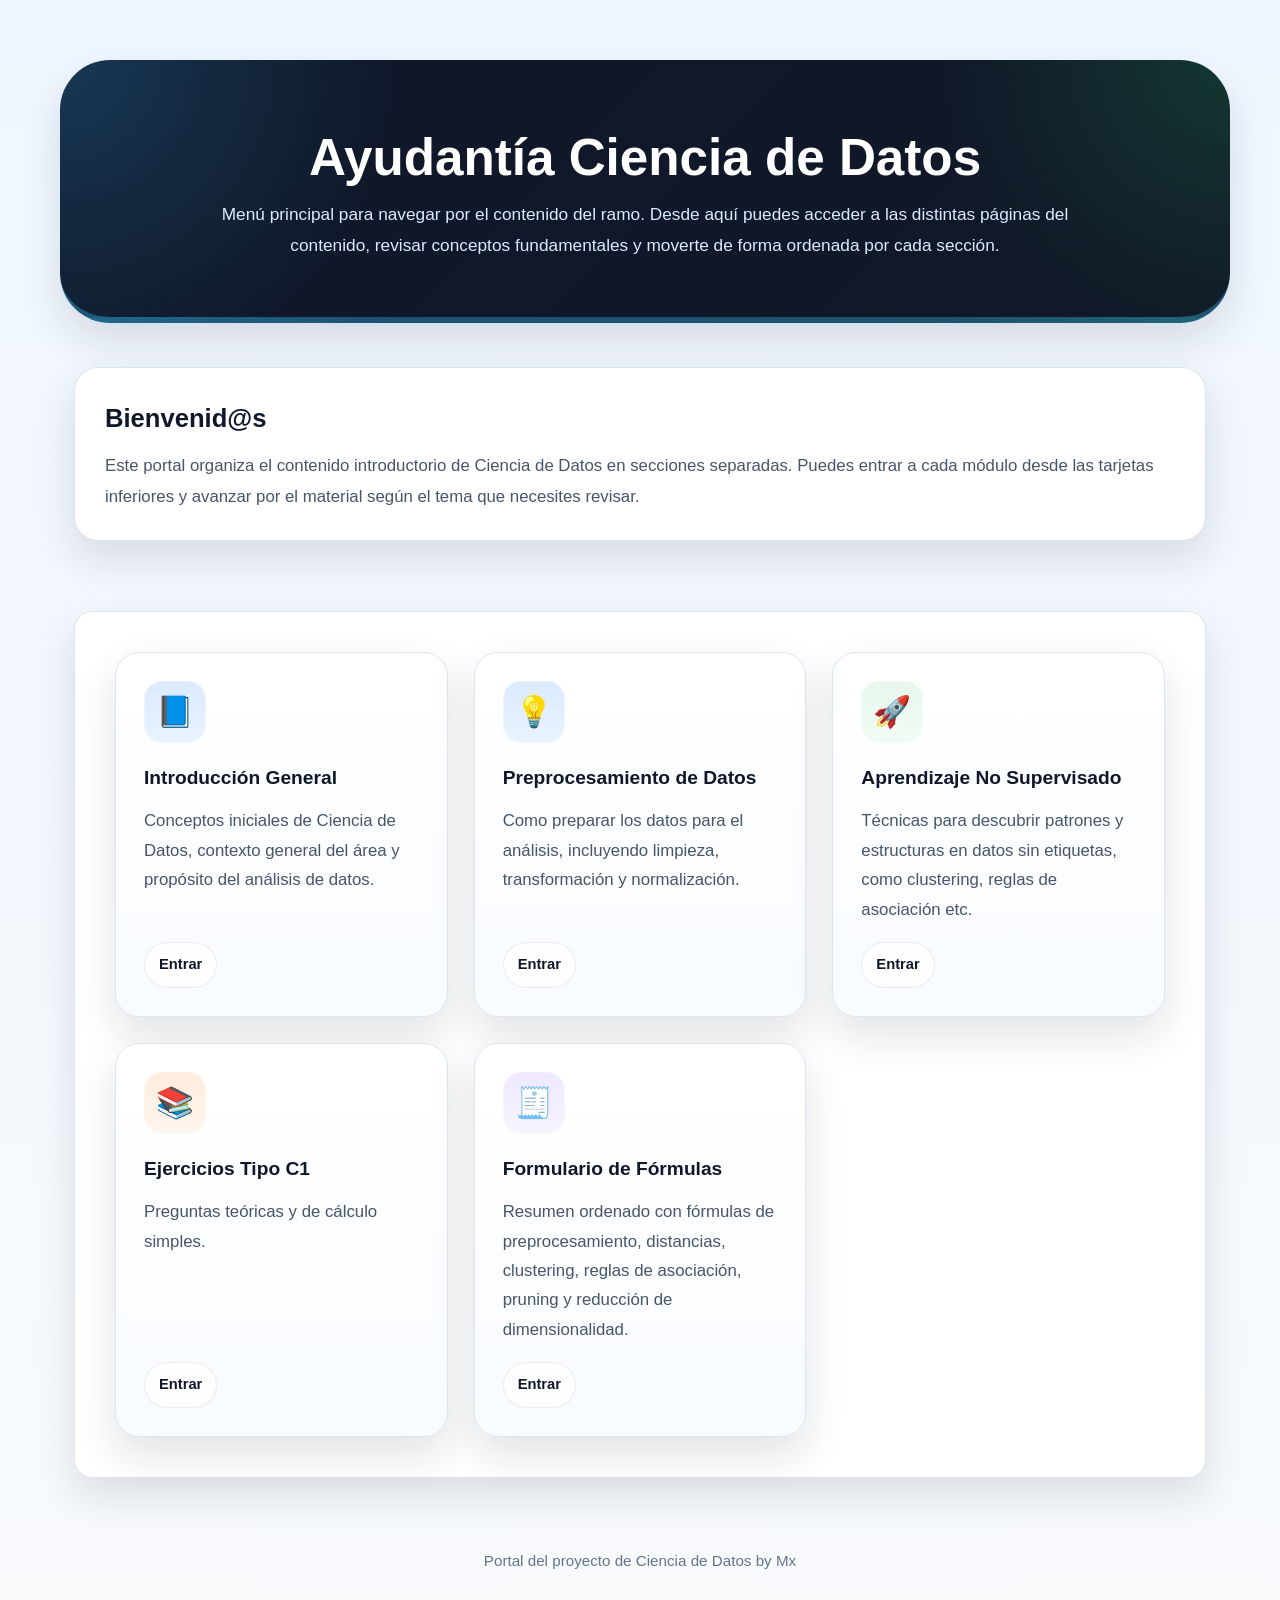
<file: index.html>
<!DOCTYPE html>
<html lang="es">

<head>
    <meta charset="UTF-8">
    <meta name="viewport" content="width=device-width, initial-scale=1.0">
    <title>Portal | Ciencia de Datos</title>
    <link rel="stylesheet" href="styles.css">
</head>

<body>

    <header class="Menu_Encabezado">
        <div class="Menu_Hero">
            <div class="Menu_Wrap">

                <h1 class="Menu_Titulo">
                    Ayudantía Ciencia de Datos
                </h1>

                <p class="Menu_Subtitulo">
                    Menú principal para navegar por el contenido del ramo. Desde aquí puedes acceder
                    a las distintas páginas del contenido, revisar conceptos fundamentales y moverte
                    de forma ordenada por cada sección.
                </p>
            </div>
        </div>
    </header>

    <main class="Menu_Contenido">

        <section class="Menu_Caja_Bienvenida">
            <h2>Bienvenid@s</h2>
            <p>
                Este portal organiza el contenido introductorio de Ciencia de Datos en secciones separadas.
                Puedes entrar a cada módulo desde las tarjetas inferiores y avanzar por el material
                según el tema que necesites revisar.
            </p>
        </section>

        <section class="Menu_Grid">

            <a class="Menu_Tarjeta Menu_Azul" href="introduccion.html">
                <div class="Menu_Icono">📘</div>
                <h3>Introducción General</h3>
                <p>
                    Conceptos iniciales de Ciencia de Datos, contexto general del área y propósito
                    del análisis de datos.
                </p>
                <span class="Menu_Boton">Entrar</span>
            </a>

            <a class="Menu_Tarjeta Menu_Azul" href="Preprocesamiento.html">
                <div class="Menu_Icono">💡</div>
                <h3>Preprocesamiento de Datos</h3>
                <p>
                    Como preparar los datos para el análisis, incluyendo limpieza, transformación
                    y normalización.
                </p>
                <span class="Menu_Boton">Entrar</span>
            </a>


    
            <a class="Menu_Tarjeta Menu_Verde" href="nosupervisado.html">
                <div class="Menu_Icono">🚀</div>
                <h3>Aprendizaje No Supervisado</h3>
                <p>
                    Técnicas para descubrir patrones y estructuras en datos sin etiquetas, como
                    clustering, reglas de asociación etc.
                </p>
                <span class="Menu_Boton">Entrar</span>
            </a>

            <a class="Menu_Tarjeta Menu_Naranja" href="eje_c1.html">
                <div class="Menu_Icono">📚</div>
                <h3>Ejercicios Tipo C1</h3>
                <p>
                    Preguntas teóricas y de cálculo simples. 
                </p>
                <span class="Menu_Boton">Entrar</span>
            </a>

            <a class="Menu_Tarjeta Menu_Lila" href="formulario_formulas.html">
                <div class="Menu_Icono">🧾</div>
                <h3>Formulario de Fórmulas</h3>
                <p>
                    Resumen ordenado con fórmulas de preprocesamiento, distancias, clustering,
                    reglas de asociación, pruning y reducción de dimensionalidad.
                </p>
                <span class="Menu_Boton">Entrar</span>
            </a>

           

        </section>

    </main>

    <footer class="Menu_Pie">
        Portal del proyecto de Ciencia de Datos by Mx
    </footer>

</body>

</html>
</file>
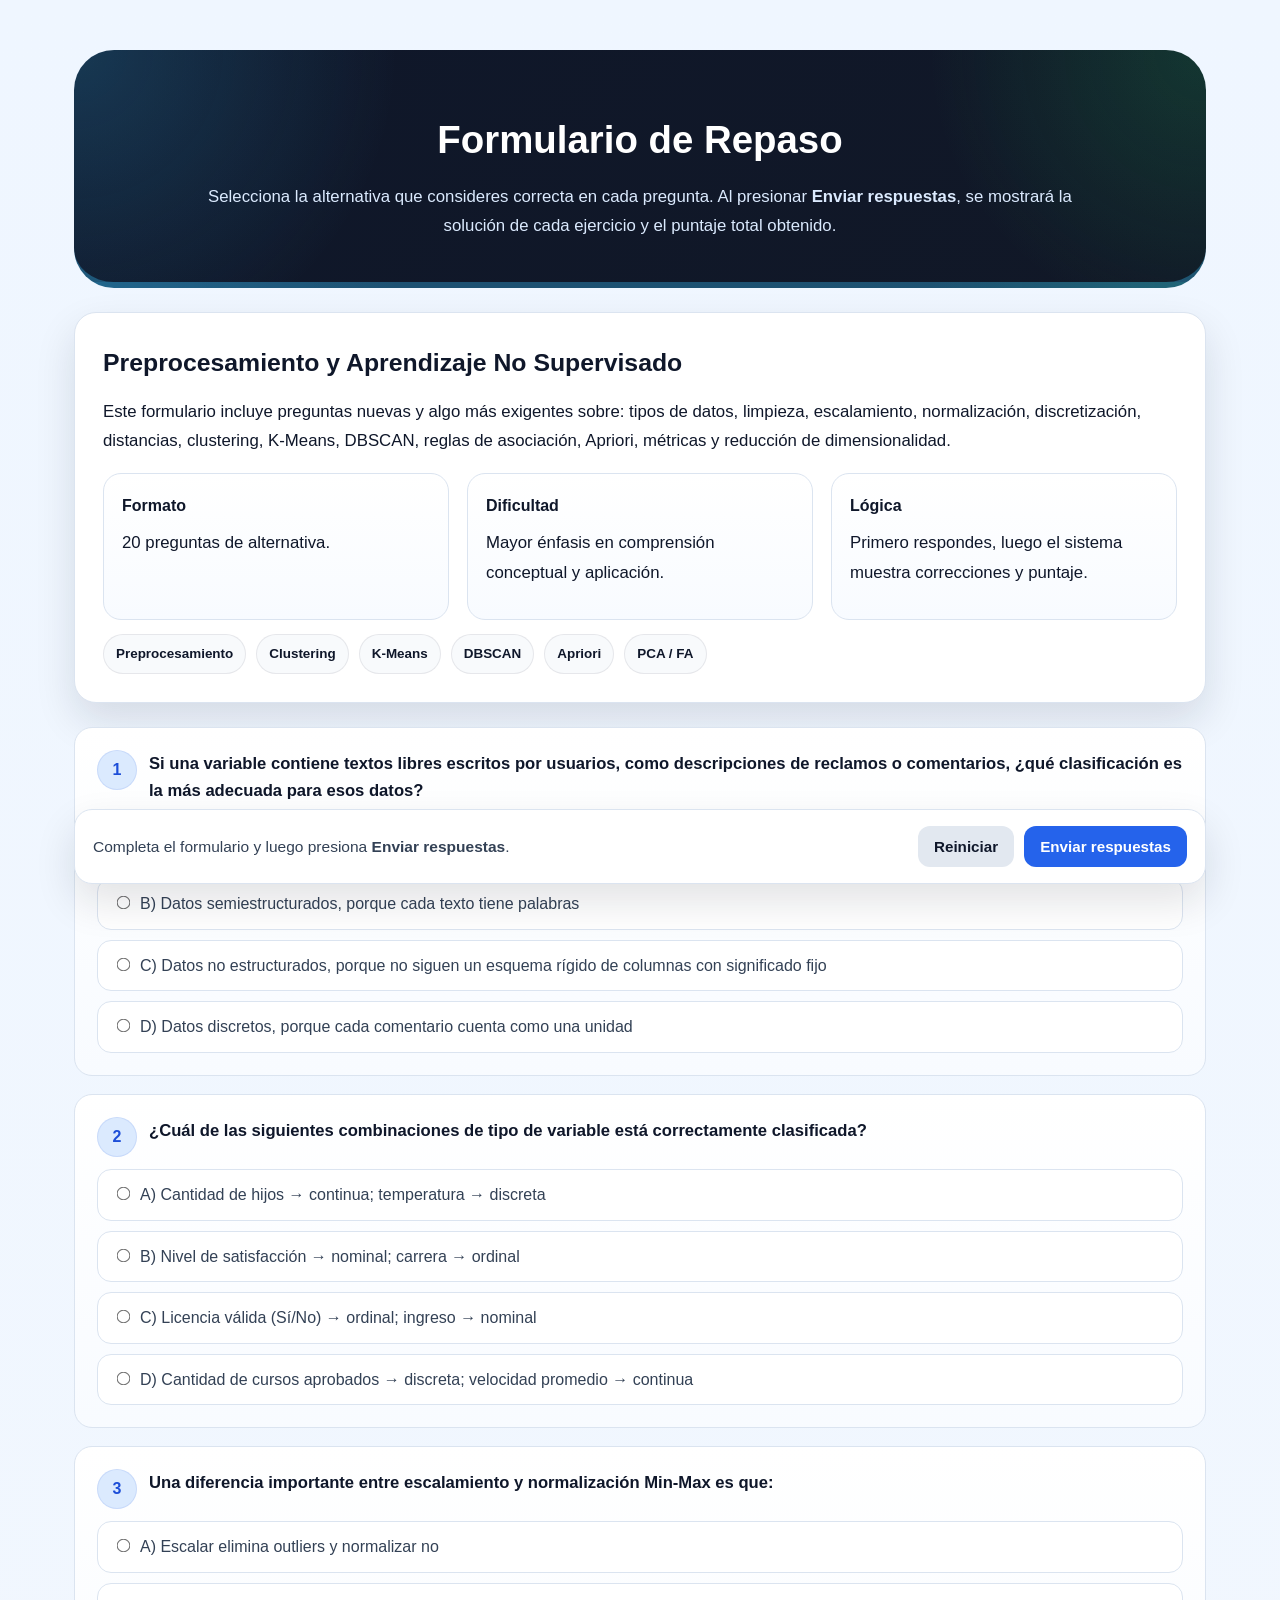
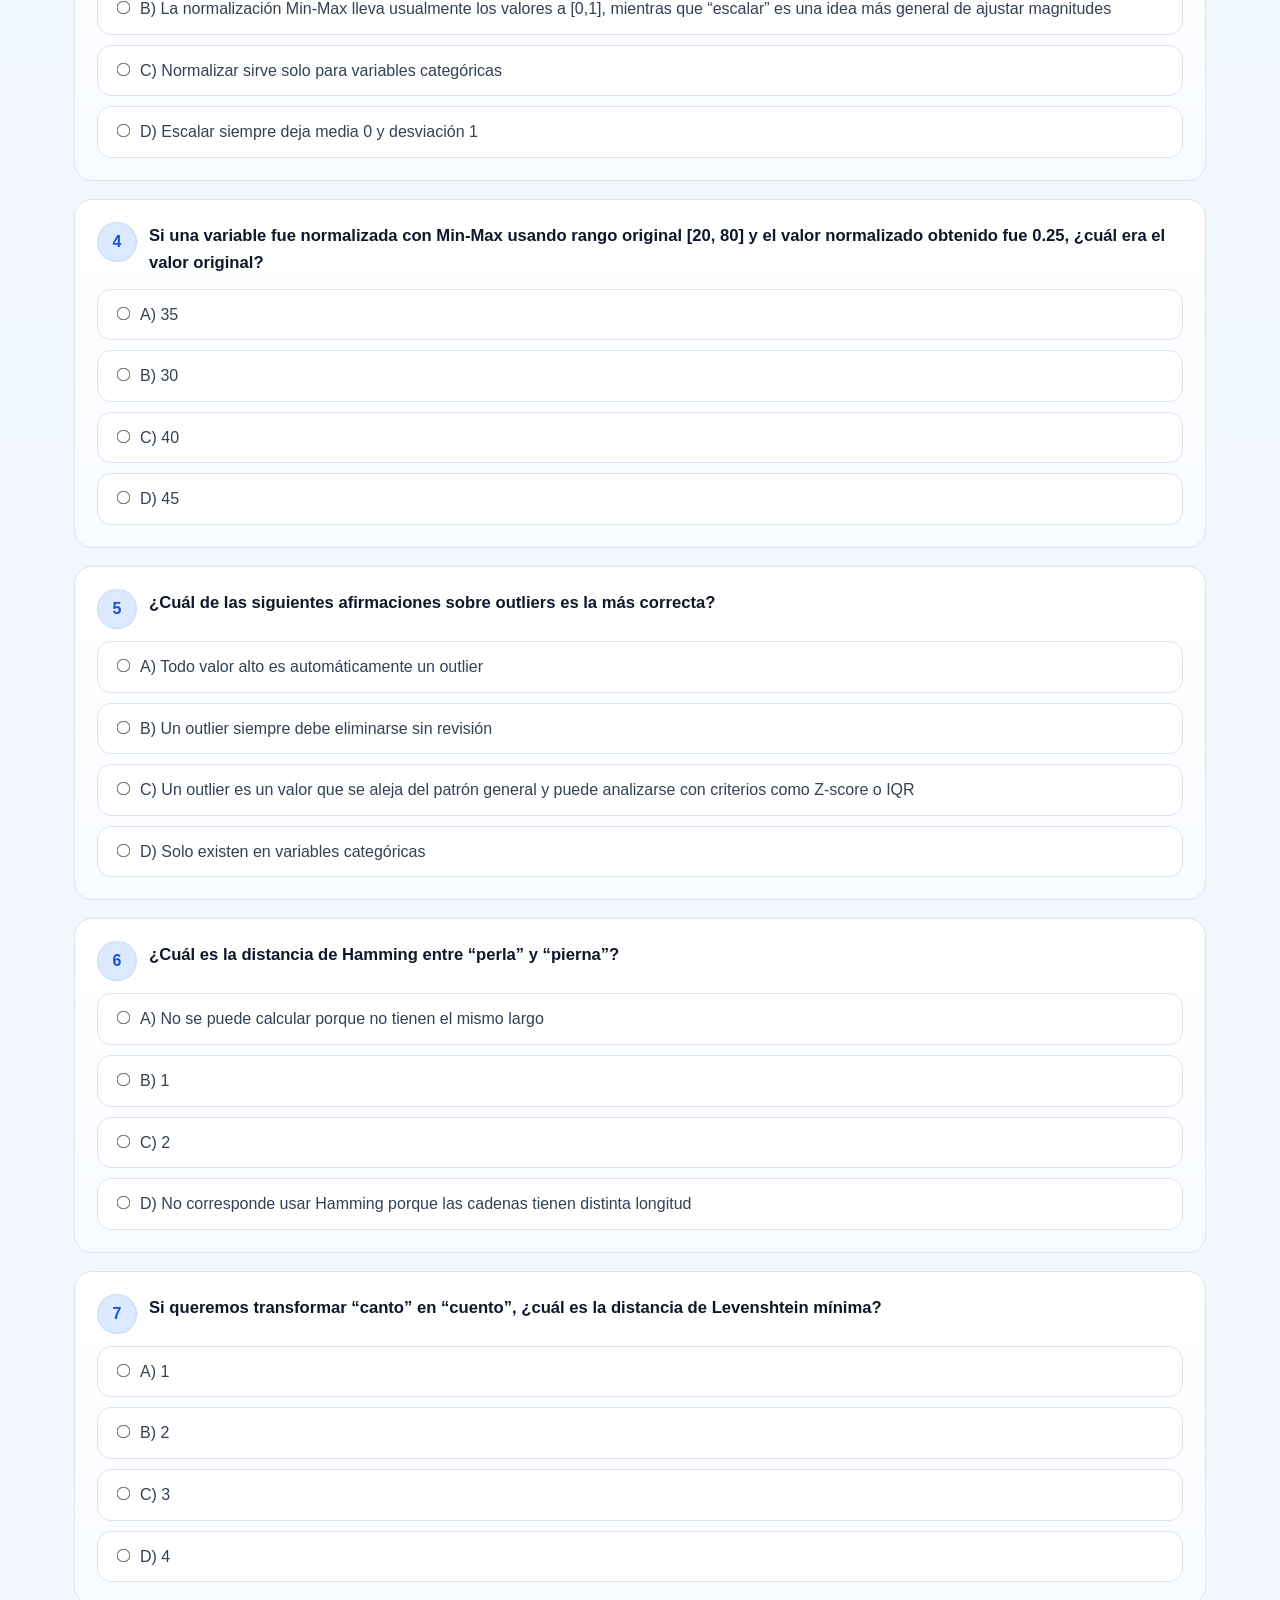
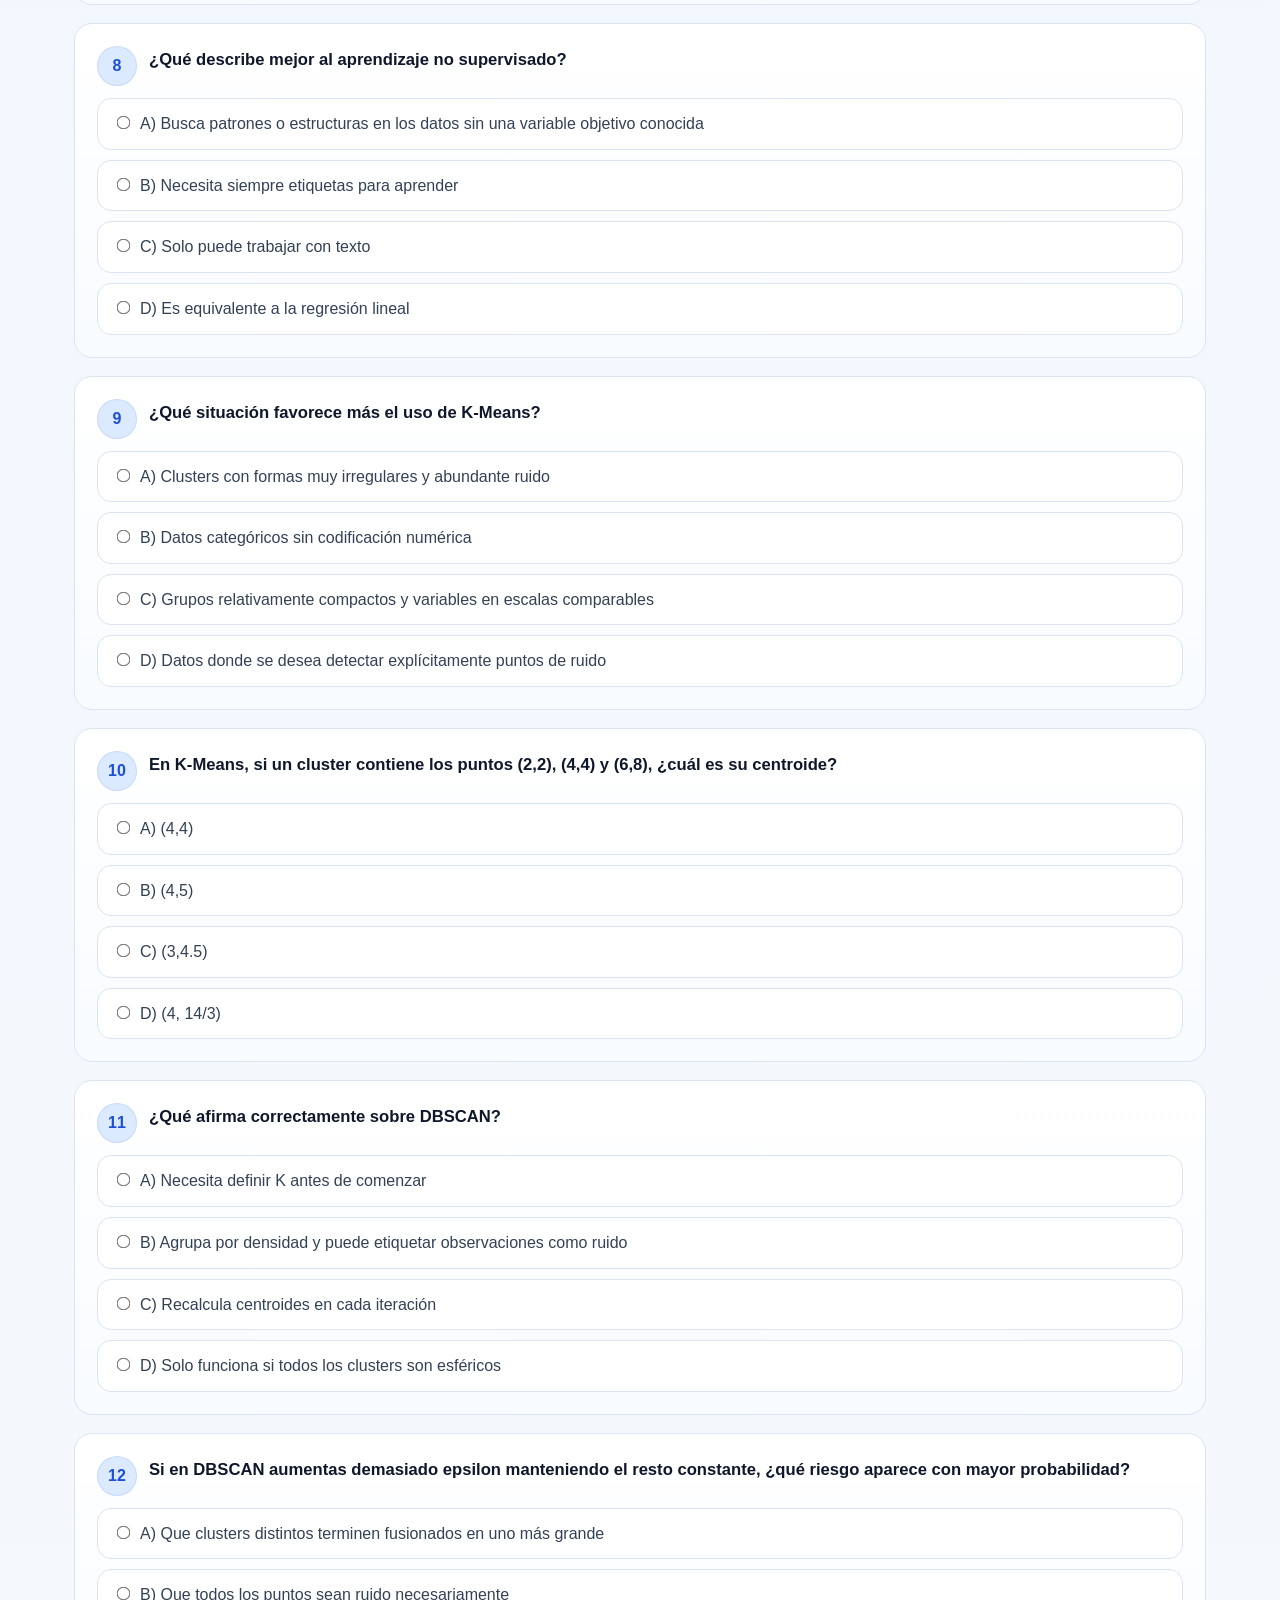
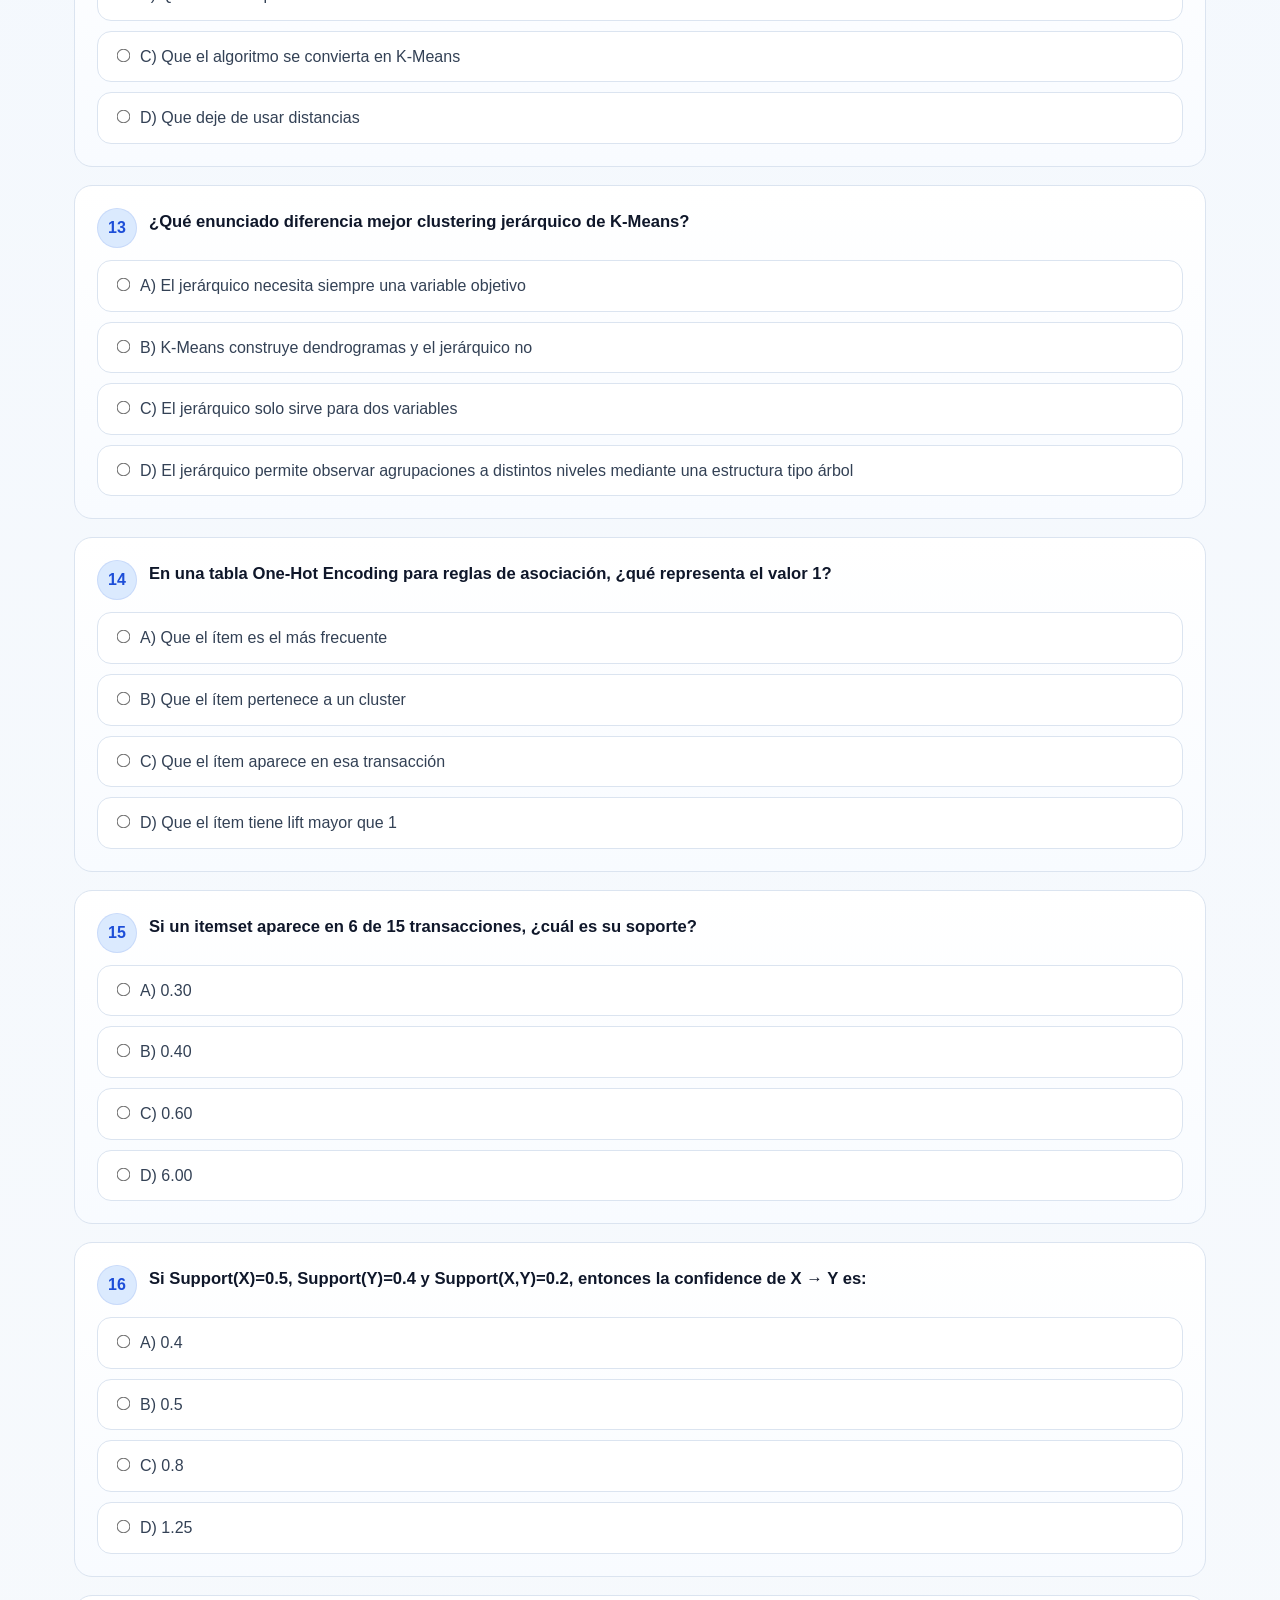
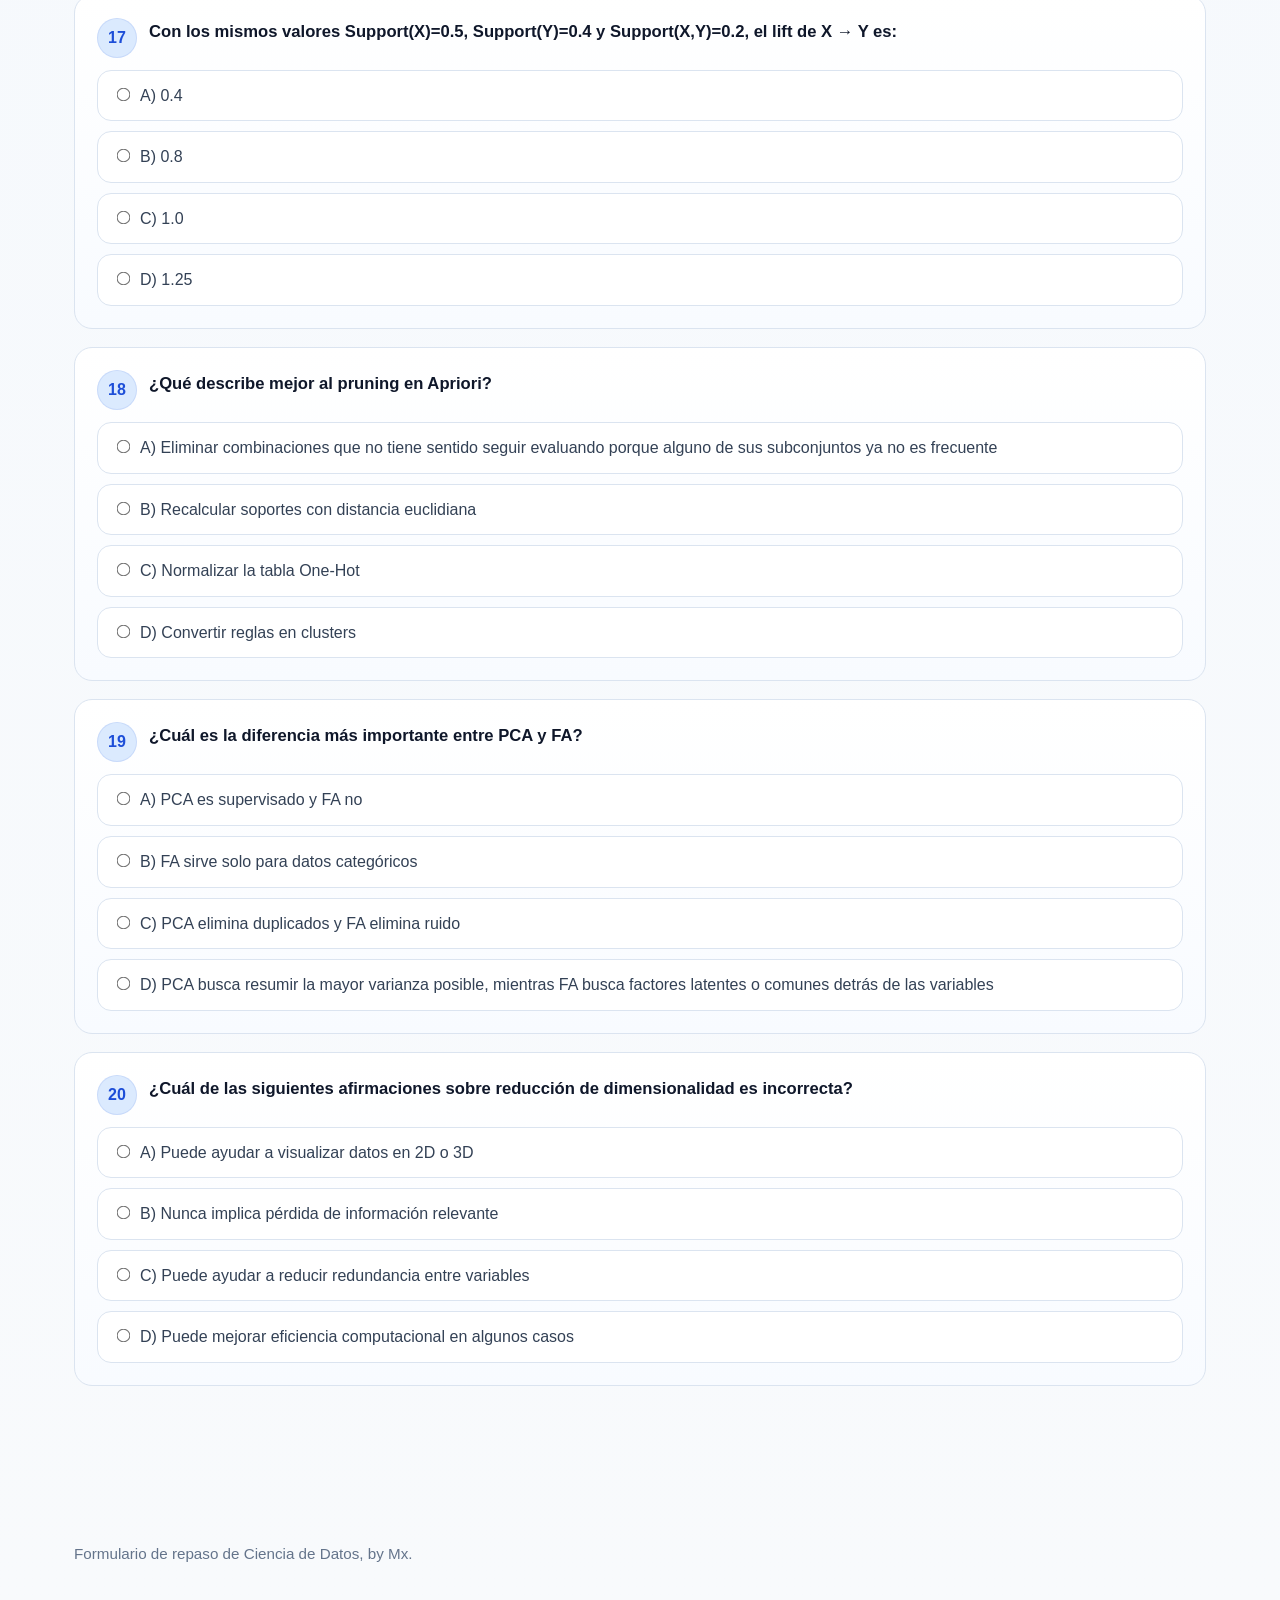
<file: eje_c1.html>
<!DOCTYPE html>
<html lang="es">
<head>
  <meta charset="UTF-8" />
  <meta name="viewport" content="width=device-width, initial-scale=1.0" />
  <title>Formulario de Repaso | Preprocesamiento y No Supervisado</title>
  <link rel="stylesheet" href="styles.css">
  <style>
    .hero-lite{
      background:
        radial-gradient(circle at top left, rgba(56,189,248,.20), transparent 28%),
        radial-gradient(circle at top right, rgba(34,197,94,.18), transparent 24%),
        linear-gradient(135deg, #0f172a 0%, #111827 100%);
      color:white;
      padding:56px 24px 42px;
      border-bottom:6px solid rgba(56,189,248,.35);
      border-radius:40px;
      text-align:center;
      margin:24px;
    }

    .hero-lite h1{
      margin:0 0 10px;
      font-size:clamp(2rem, 3vw, 3rem);
    }

    .hero-lite p{
      margin:0 auto;
      max-width:900px;
      color:#dbeafe;
      line-height:1.7;
    }

    .quiz-container{
      max-width:1200px;
      margin:0 auto 60px;
      padding:0 24px;
    }

    .quiz-panel{
      background:white;
      border:1px solid var(--border);
      border-radius:22px;
      box-shadow:var(--shadow);
      padding:28px;
      margin-bottom:24px;
    }

    .quiz-panel h2{
      margin:0 0 12px;
      font-size:1.55rem;
    }

    .quiz-panel p{
      margin:0 0 14px;
      line-height:1.75;
    }

    .info-grid{
      display:grid;
      grid-template-columns:repeat(auto-fit, minmax(220px,1fr));
      gap:18px;
      margin-top:18px;
    }

    .info-card{
      border:1px solid var(--border);
      border-radius:18px;
      background:linear-gradient(180deg,#ffffff 0%, #f8fbff 100%);
      padding:18px;
    }

    .info-card h3{
      margin:0 0 8px;
      font-size:1rem;
    }

    .question-card{
      border:1px solid var(--border);
      border-radius:18px;
      background:linear-gradient(180deg,#ffffff 0%, #f8fbff 100%);
      padding:22px;
      margin-bottom:18px;
    }

    .question-top{
      display:flex;
      align-items:flex-start;
      gap:12px;
      margin-bottom:12px;
    }

    .question-number{
      min-width:40px;
      height:40px;
      border-radius:999px;
      display:flex;
      align-items:center;
      justify-content:center;
      font-weight:800;
      background:#dbeafe;
      color:#1d4ed8;
      border:1px solid rgba(29,78,216,.10);
    }

    .question-title{
      margin:0;
      font-size:1.04rem;
      line-height:1.65;
      color:#0f172a;
    }

    .options{
      display:grid;
      gap:10px;
      margin-top:12px;
    }

    .option{
      border:1px solid var(--border);
      border-radius:14px;
      background:white;
      transition:.18s ease;
    }

    .option:hover{
      border-color:#93c5fd;
      box-shadow:0 8px 18px rgba(37,99,235,.08);
    }

    .option label{
      display:block;
      padding:12px 14px;
      cursor:pointer;
      line-height:1.6;
      color:#334155;
    }

    .option input[type="radio"]{
      margin-right:10px;
      transform:scale(1.05);
      accent-color:#2563eb;
    }

    .option.selected{
      background:#eff6ff;
      border-color:#60a5fa;
    }

    .option.correct{
      background:#f0fdf4;
      border-color:#22c55e;
    }

    .option.incorrect{
      background:#fef2f2;
      border-color:#ef4444;
    }

    .solution{
      display:none;
      margin-top:16px;
      padding:14px 16px;
      border-radius:12px;
      border-left:5px solid #22c55e;
      background:#f0fdf4;
      line-height:1.7;
      color:#14532d;
    }

    .solution.error{
      border-left-color:#ef4444;
      background:#fef2f2;
      color:#7f1d1d;
    }

    .toolbar{
      position:sticky;
      bottom:16px;
      z-index:10;
      margin-top:20px;
    }

    .toolbar-inner{
      display:flex;
      justify-content:space-between;
      align-items:center;
      gap:14px;
      flex-wrap:wrap;
      background:white;
      border:1px solid var(--border);
      border-radius:18px;
      box-shadow:0 18px 40px rgba(15,23,42,.12);
      padding:16px 18px;
    }

    .toolbar-text{
      color:#334155;
      font-size:.97rem;
    }

    .btn-row{
      display:flex;
      gap:10px;
      flex-wrap:wrap;
    }

    .btn{
      border:none;
      border-radius:12px;
      padding:12px 16px;
      font-size:.95rem;
      font-weight:700;
      cursor:pointer;
      transition:.18s ease;
    }

    .btn-primary{
      background:#2563eb;
      color:white;
    }

    .btn-primary:hover{
      background:#1d4ed8;
    }

    .btn-secondary{
      background:#e2e8f0;
      color:#0f172a;
    }

    .btn-secondary:hover{
      background:#cbd5e1;
    }

    .results-box{
      display:none;
      margin-top:18px;
      border-left:5px solid #2563eb;
      background:#eff6ff;
      border-radius:12px;
      padding:16px 18px;
      color:#1e3a8a;
      line-height:1.7;
      font-weight:700;
    }

    .tag-row{
      display:flex;
      flex-wrap:wrap;
      gap:10px;
      margin-top:14px;
    }

    .tag{
      display:inline-flex;
      padding:7px 12px;
      border-radius:999px;
      font-size:.84rem;
      font-weight:700;
      background:#f8fafc;
      color:#0f172a;
      border:1px solid rgba(15,23,42,.08);
    }

    footer{
      max-width:1200px;
      margin:0 auto 40px;
      padding:0 24px;
      color:#64748b;
      font-size:.95rem;
    }
  </style>
</head>
<body>
  <header class="hero-lite">
    <h1>Formulario de Repaso</h1>
    <p>
      Selecciona la alternativa que consideres correcta en cada pregunta. Al presionar
      <strong>Enviar respuestas</strong>, se mostrará la solución de cada ejercicio y el puntaje total obtenido.
    </p>
  </header>

  <div class="quiz-container">
    <div class="quiz-panel">
      <h2>Preprocesamiento y Aprendizaje No Supervisado</h2>
      <p>
        Este formulario incluye preguntas nuevas y algo más exigentes sobre:
        tipos de datos, limpieza, escalamiento, normalización, discretización, distancias,
        clustering, K-Means, DBSCAN, reglas de asociación, Apriori, métricas y reducción de dimensionalidad.
      </p>

      <div class="info-grid">
        <div class="info-card">
          <h3>Formato</h3>
          <p>20 preguntas de alternativa.</p>
        </div>
        <div class="info-card">
          <h3>Dificultad</h3>
          <p>Mayor énfasis en comprensión conceptual y aplicación.</p>
        </div>
        <div class="info-card">
          <h3>Lógica</h3>
          <p>Primero respondes, luego el sistema muestra correcciones y puntaje.</p>
        </div>
      </div>

      <div class="tag-row">
        <span class="tag">Preprocesamiento</span>
        <span class="tag">Clustering</span>
        <span class="tag">K-Means</span>
        <span class="tag">DBSCAN</span>
        <span class="tag">Apriori</span>
        <span class="tag">PCA / FA</span>
      </div>

      <div id="resultsBox" class="results-box"></div>
    </div>

    <form id="quizForm">
      <!-- 1 -->
      <article class="question-card" data-correct="C">
        <div class="question-top">
          <div class="question-number">1</div>
          <h3 class="question-title">Si una variable contiene textos libres escritos por usuarios, como descripciones de reclamos o comentarios, ¿qué clasificación es la más adecuada para esos datos?</h3>
        </div>
        <div class="options">
          <div class="option"><label><input type="radio" name="q1" value="A">A) Datos estructurados, porque se pueden guardar en una tabla</label></div>
          <div class="option"><label><input type="radio" name="q1" value="B">B) Datos semiestructurados, porque cada texto tiene palabras</label></div>
          <div class="option"><label><input type="radio" name="q1" value="C">C) Datos no estructurados, porque no siguen un esquema rígido de columnas con significado fijo</label></div>
          <div class="option"><label><input type="radio" name="q1" value="D">D) Datos discretos, porque cada comentario cuenta como una unidad</label></div>
        </div>
        <div class="solution">Correcta: <strong>C</strong>. Los textos libres se consideran no estructurados porque no siguen un formato tabular rígido con atributos estables por columna.</div>
      </article>

      <!-- 2 -->
      <article class="question-card" data-correct="D">
        <div class="question-top">
          <div class="question-number">2</div>
          <h3 class="question-title">¿Cuál de las siguientes combinaciones de tipo de variable está correctamente clasificada?</h3>
        </div>
        <div class="options">
          <div class="option"><label><input type="radio" name="q2" value="A">A) Cantidad de hijos → continua; temperatura → discreta</label></div>
          <div class="option"><label><input type="radio" name="q2" value="B">B) Nivel de satisfacción → nominal; carrera → ordinal</label></div>
          <div class="option"><label><input type="radio" name="q2" value="C">C) Licencia válida (Sí/No) → ordinal; ingreso → nominal</label></div>
          <div class="option"><label><input type="radio" name="q2" value="D">D) Cantidad de cursos aprobados → discreta; velocidad promedio → continua</label></div>
        </div>
        <div class="solution">Correcta: <strong>D</strong>. La cantidad de cursos aprobados es contable y entera, mientras que la velocidad promedio puede tomar valores reales.</div>
      </article>

      <!-- 3 -->
      <article class="question-card" data-correct="B">
        <div class="question-top">
          <div class="question-number">3</div>
          <h3 class="question-title">Una diferencia importante entre escalamiento y normalización Min-Max es que:</h3>
        </div>
        <div class="options">
          <div class="option"><label><input type="radio" name="q3" value="A">A) Escalar elimina outliers y normalizar no</label></div>
          <div class="option"><label><input type="radio" name="q3" value="B">B) La normalización Min-Max lleva usualmente los valores a [0,1], mientras que “escalar” es una idea más general de ajustar magnitudes</label></div>
          <div class="option"><label><input type="radio" name="q3" value="C">C) Normalizar sirve solo para variables categóricas</label></div>
          <div class="option"><label><input type="radio" name="q3" value="D">D) Escalar siempre deja media 0 y desviación 1</label></div>
        </div>
        <div class="solution">Correcta: <strong>B</strong>. Escalar es el concepto general de ajustar magnitudes; Min-Max es una forma específica de llevar datos a un rango, normalmente [0,1].</div>
      </article>

      <!-- 4 -->
      <article class="question-card" data-correct="A">
        <div class="question-top">
          <div class="question-number">4</div>
          <h3 class="question-title">Si una variable fue normalizada con Min-Max usando rango original [20, 80] y el valor normalizado obtenido fue 0.25, ¿cuál era el valor original?</h3>
        </div>
        <div class="options">
          <div class="option"><label><input type="radio" name="q4" value="A">A) 35</label></div>
          <div class="option"><label><input type="radio" name="q4" value="B">B) 30</label></div>
          <div class="option"><label><input type="radio" name="q4" value="C">C) 40</label></div>
          <div class="option"><label><input type="radio" name="q4" value="D">D) 45</label></div>
        </div>
        <div class="solution">Correcta: <strong>A</strong>. Con Min-Max: x = x_norm*(x_max-x_min)+x_min = 0.25*(80-20)+20 = 15+20 = 35.</div>
      </article>

      <!-- 5 -->
      <article class="question-card" data-correct="C">
        <div class="question-top">
          <div class="question-number">5</div>
          <h3 class="question-title">¿Cuál de las siguientes afirmaciones sobre outliers es la más correcta?</h3>
        </div>
        <div class="options">
          <div class="option"><label><input type="radio" name="q5" value="A">A) Todo valor alto es automáticamente un outlier</label></div>
          <div class="option"><label><input type="radio" name="q5" value="B">B) Un outlier siempre debe eliminarse sin revisión</label></div>
          <div class="option"><label><input type="radio" name="q5" value="C">C) Un outlier es un valor que se aleja del patrón general y puede analizarse con criterios como Z-score o IQR</label></div>
          <div class="option"><label><input type="radio" name="q5" value="D">D) Solo existen en variables categóricas</label></div>
        </div>
        <div class="solution">Correcta: <strong>C</strong>. La detección formal de valores atípicos suele apoyarse en medidas como Z-score o rango intercuartílico (IQR).</div>
      </article>

      <!-- 6 -->
      <article class="question-card" data-correct="D">
        <div class="question-top">
          <div class="question-number">6</div>
          <h3 class="question-title">¿Cuál es la distancia de Hamming entre “perla” y “pierna”?</h3>
        </div>
        <div class="options">
          <div class="option"><label><input type="radio" name="q6" value="A">A) No se puede calcular porque no tienen el mismo largo</label></div>
          <div class="option"><label><input type="radio" name="q6" value="B">B) 1</label></div>
          <div class="option"><label><input type="radio" name="q6" value="C">C) 2</label></div>
          <div class="option"><label><input type="radio" name="q6" value="D">D) No corresponde usar Hamming porque las cadenas tienen distinta longitud</label></div>
        </div>
        <div class="solution">Correcta: <strong>D</strong>. La distancia de Hamming requiere cadenas del mismo largo; si la longitud difiere, no corresponde aplicarla directamente.</div>
      </article>

      <!-- 7 -->
      <article class="question-card" data-correct="B">
        <div class="question-top">
          <div class="question-number">7</div>
          <h3 class="question-title">Si queremos transformar “canto” en “cuento”, ¿cuál es la distancia de Levenshtein mínima?</h3>
        </div>
        <div class="options">
          <div class="option"><label><input type="radio" name="q7" value="A">A) 1</label></div>
          <div class="option"><label><input type="radio" name="q7" value="B">B) 2</label></div>
          <div class="option"><label><input type="radio" name="q7" value="C">C) 3</label></div>
          <div class="option"><label><input type="radio" name="q7" value="D">D) 4</label></div>
        </div>
        <div class="solution">Correcta: <strong>B</strong>. Una forma es: insertar “u” después de la c y sustituir “a” por “e”; se logra en 2 operaciones.</div>
      </article>

      <!-- 8 -->
      <article class="question-card" data-correct="A">
        <div class="question-top">
          <div class="question-number">8</div>
          <h3 class="question-title">¿Qué describe mejor al aprendizaje no supervisado?</h3>
        </div>
        <div class="options">
          <div class="option"><label><input type="radio" name="q8" value="A">A) Busca patrones o estructuras en los datos sin una variable objetivo conocida</label></div>
          <div class="option"><label><input type="radio" name="q8" value="B">B) Necesita siempre etiquetas para aprender</label></div>
          <div class="option"><label><input type="radio" name="q8" value="C">C) Solo puede trabajar con texto</label></div>
          <div class="option"><label><input type="radio" name="q8" value="D">D) Es equivalente a la regresión lineal</label></div>
        </div>
        <div class="solution">Correcta: <strong>A</strong>. El aprendizaje no supervisado trabaja sin variable objetivo y busca agrupaciones, relaciones o estructuras ocultas.</div>
      </article>

      <!-- 9 -->
      <article class="question-card" data-correct="C">
        <div class="question-top">
          <div class="question-number">9</div>
          <h3 class="question-title">¿Qué situación favorece más el uso de K-Means?</h3>
        </div>
        <div class="options">
          <div class="option"><label><input type="radio" name="q9" value="A">A) Clusters con formas muy irregulares y abundante ruido</label></div>
          <div class="option"><label><input type="radio" name="q9" value="B">B) Datos categóricos sin codificación numérica</label></div>
          <div class="option"><label><input type="radio" name="q9" value="C">C) Grupos relativamente compactos y variables en escalas comparables</label></div>
          <div class="option"><label><input type="radio" name="q9" value="D">D) Datos donde se desea detectar explícitamente puntos de ruido</label></div>
        </div>
        <div class="solution">Correcta: <strong>C</strong>. K-Means suele funcionar mejor con clusters compactos y cuando las variables han sido escaladas adecuadamente.</div>
      </article>

      <!-- 10 -->
      <article class="question-card" data-correct="D">
        <div class="question-top">
          <div class="question-number">10</div>
          <h3 class="question-title">En K-Means, si un cluster contiene los puntos (2,2), (4,4) y (6,8), ¿cuál es su centroide?</h3>
        </div>
        <div class="options">
          <div class="option"><label><input type="radio" name="q10" value="A">A) (4,4)</label></div>
          <div class="option"><label><input type="radio" name="q10" value="B">B) (4,5)</label></div>
          <div class="option"><label><input type="radio" name="q10" value="C">C) (3,4.5)</label></div>
          <div class="option"><label><input type="radio" name="q10" value="D">D) (4, 14/3)</label></div>
        </div>
        <div class="solution">Correcta: <strong>D</strong>. El centroide es el promedio coordenada a coordenada: x=(2+4+6)/3=4, y=(2+4+8)/3=14/3≈4.67.</div>
      </article>

      <!-- 11 -->
      <article class="question-card" data-correct="B">
        <div class="question-top">
          <div class="question-number">11</div>
          <h3 class="question-title">¿Qué afirma correctamente sobre DBSCAN?</h3>
        </div>
        <div class="options">
          <div class="option"><label><input type="radio" name="q11" value="A">A) Necesita definir K antes de comenzar</label></div>
          <div class="option"><label><input type="radio" name="q11" value="B">B) Agrupa por densidad y puede etiquetar observaciones como ruido</label></div>
          <div class="option"><label><input type="radio" name="q11" value="C">C) Recalcula centroides en cada iteración</label></div>
          <div class="option"><label><input type="radio" name="q11" value="D">D) Solo funciona si todos los clusters son esféricos</label></div>
        </div>
        <div class="solution">Correcta: <strong>B</strong>. DBSCAN se basa en densidad, no en centroides, y puede detectar puntos de ruido u outliers.</div>
      </article>

      <!-- 12 -->
      <article class="question-card" data-correct="A">
        <div class="question-top">
          <div class="question-number">12</div>
          <h3 class="question-title">Si en DBSCAN aumentas demasiado epsilon manteniendo el resto constante, ¿qué riesgo aparece con mayor probabilidad?</h3>
        </div>
        <div class="options">
          <div class="option"><label><input type="radio" name="q12" value="A">A) Que clusters distintos terminen fusionados en uno más grande</label></div>
          <div class="option"><label><input type="radio" name="q12" value="B">B) Que todos los puntos sean ruido necesariamente</label></div>
          <div class="option"><label><input type="radio" name="q12" value="C">C) Que el algoritmo se convierta en K-Means</label></div>
          <div class="option"><label><input type="radio" name="q12" value="D">D) Que deje de usar distancias</label></div>
        </div>
        <div class="solution">Correcta: <strong>A</strong>. Un epsilon demasiado grande hace que puntos de regiones separadas queden conectados por vecindad y se unan clusters.</div>
      </article>

      <!-- 13 -->
      <article class="question-card" data-correct="D">
        <div class="question-top">
          <div class="question-number">13</div>
          <h3 class="question-title">¿Qué enunciado diferencia mejor clustering jerárquico de K-Means?</h3>
        </div>
        <div class="options">
          <div class="option"><label><input type="radio" name="q13" value="A">A) El jerárquico necesita siempre una variable objetivo</label></div>
          <div class="option"><label><input type="radio" name="q13" value="B">B) K-Means construye dendrogramas y el jerárquico no</label></div>
          <div class="option"><label><input type="radio" name="q13" value="C">C) El jerárquico solo sirve para dos variables</label></div>
          <div class="option"><label><input type="radio" name="q13" value="D">D) El jerárquico permite observar agrupaciones a distintos niveles mediante una estructura tipo árbol</label></div>
        </div>
        <div class="solution">Correcta: <strong>D</strong>. El clustering jerárquico construye una estructura por niveles, usualmente representada como dendrograma.</div>
      </article>

      <!-- 14 -->
      <article class="question-card" data-correct="C">
        <div class="question-top">
          <div class="question-number">14</div>
          <h3 class="question-title">En una tabla One-Hot Encoding para reglas de asociación, ¿qué representa el valor 1?</h3>
        </div>
        <div class="options">
          <div class="option"><label><input type="radio" name="q14" value="A">A) Que el ítem es el más frecuente</label></div>
          <div class="option"><label><input type="radio" name="q14" value="B">B) Que el ítem pertenece a un cluster</label></div>
          <div class="option"><label><input type="radio" name="q14" value="C">C) Que el ítem aparece en esa transacción</label></div>
          <div class="option"><label><input type="radio" name="q14" value="D">D) Que el ítem tiene lift mayor que 1</label></div>
        </div>
        <div class="solution">Correcta: <strong>C</strong>. En One-Hot Encoding, 1 indica presencia del ítem en la transacción y 0 indica ausencia.</div>
      </article>

      <!-- 15 -->
      <article class="question-card" data-correct="B">
        <div class="question-top">
          <div class="question-number">15</div>
          <h3 class="question-title">Si un itemset aparece en 6 de 15 transacciones, ¿cuál es su soporte?</h3>
        </div>
        <div class="options">
          <div class="option"><label><input type="radio" name="q15" value="A">A) 0.30</label></div>
          <div class="option"><label><input type="radio" name="q15" value="B">B) 0.40</label></div>
          <div class="option"><label><input type="radio" name="q15" value="C">C) 0.60</label></div>
          <div class="option"><label><input type="radio" name="q15" value="D">D) 6.00</label></div>
        </div>
        <div class="solution">Correcta: <strong>B</strong>. El soporte es frecuencia relativa: 6/15 = 0.40.</div>
      </article>

      <!-- 16 -->
      <article class="question-card" data-correct="A">
        <div class="question-top">
          <div class="question-number">16</div>
          <h3 class="question-title">Si Support(X)=0.5, Support(Y)=0.4 y Support(X,Y)=0.2, entonces la confidence de X → Y es:</h3>
        </div>
        <div class="options">
          <div class="option"><label><input type="radio" name="q16" value="A">A) 0.4</label></div>
          <div class="option"><label><input type="radio" name="q16" value="B">B) 0.5</label></div>
          <div class="option"><label><input type="radio" name="q16" value="C">C) 0.8</label></div>
          <div class="option"><label><input type="radio" name="q16" value="D">D) 1.25</label></div>
        </div>
        <div class="solution">Correcta: <strong>A</strong>. Confidence(X→Y)=Support(X,Y)/Support(X)=0.2/0.5=0.4.</div>
      </article>

      <!-- 17 -->
      <article class="question-card" data-correct="C">
        <div class="question-top">
          <div class="question-number">17</div>
          <h3 class="question-title">Con los mismos valores Support(X)=0.5, Support(Y)=0.4 y Support(X,Y)=0.2, el lift de X → Y es:</h3>
        </div>
        <div class="options">
          <div class="option"><label><input type="radio" name="q17" value="A">A) 0.4</label></div>
          <div class="option"><label><input type="radio" name="q17" value="B">B) 0.8</label></div>
          <div class="option"><label><input type="radio" name="q17" value="C">C) 1.0</label></div>
          <div class="option"><label><input type="radio" name="q17" value="D">D) 1.25</label></div>
        </div>
        <div class="solution">Correcta: <strong>C</strong>. Lift = 0.2 / (0.5*0.4) = 0.2 / 0.2 = 1. Un lift de 1 indica independencia.</div>
      </article>

      <!-- 18 -->
      <article class="question-card" data-correct="A">
        <div class="question-top">
          <div class="question-number">18</div>
          <h3 class="question-title">¿Qué describe mejor al pruning en Apriori?</h3>
        </div>
        <div class="options">
          <div class="option"><label><input type="radio" name="q18" value="A">A) Eliminar combinaciones que no tiene sentido seguir evaluando porque alguno de sus subconjuntos ya no es frecuente</label></div>
          <div class="option"><label><input type="radio" name="q18" value="B">B) Recalcular soportes con distancia euclidiana</label></div>
          <div class="option"><label><input type="radio" name="q18" value="C">C) Normalizar la tabla One-Hot</label></div>
          <div class="option"><label><input type="radio" name="q18" value="D">D) Convertir reglas en clusters</label></div>
        </div>
        <div class="solution">Correcta: <strong>A</strong>. El pruning evita revisar itemsets mayores cuando ya se sabe que alguno de sus subconjuntos no cumple el soporte mínimo.</div>
      </article>

      <!-- 19 -->
      <article class="question-card" data-correct="D">
        <div class="question-top">
          <div class="question-number">19</div>
          <h3 class="question-title">¿Cuál es la diferencia más importante entre PCA y FA?</h3>
        </div>
        <div class="options">
          <div class="option"><label><input type="radio" name="q19" value="A">A) PCA es supervisado y FA no</label></div>
          <div class="option"><label><input type="radio" name="q19" value="B">B) FA sirve solo para datos categóricos</label></div>
          <div class="option"><label><input type="radio" name="q19" value="C">C) PCA elimina duplicados y FA elimina ruido</label></div>
          <div class="option"><label><input type="radio" name="q19" value="D">D) PCA busca resumir la mayor varianza posible, mientras FA busca factores latentes o comunes detrás de las variables</label></div>
        </div>
        <div class="solution">Correcta: <strong>D</strong>. PCA se enfoca en conservar variabilidad; FA intenta modelar factores comunes o latentes que explican la relación entre variables.</div>
      </article>

      <!-- 20 -->
      <article class="question-card" data-correct="B">
        <div class="question-top">
          <div class="question-number">20</div>
          <h3 class="question-title">¿Cuál de las siguientes afirmaciones sobre reducción de dimensionalidad es incorrecta?</h3>
        </div>
        <div class="options">
          <div class="option"><label><input type="radio" name="q20" value="A">A) Puede ayudar a visualizar datos en 2D o 3D</label></div>
          <div class="option"><label><input type="radio" name="q20" value="B">B) Nunca implica pérdida de información relevante</label></div>
          <div class="option"><label><input type="radio" name="q20" value="C">C) Puede ayudar a reducir redundancia entre variables</label></div>
          <div class="option"><label><input type="radio" name="q20" value="D">D) Puede mejorar eficiencia computacional en algunos casos</label></div>
        </div>
        <div class="solution">Correcta: <strong>B</strong>. Reducir dimensiones puede implicar pérdida de información; la idea es que esa pérdida sea lo menor posible o aceptable.</div>
      </article>

      <div class="toolbar">
        <div class="toolbar-inner">
          <div class="toolbar-text">
            Completa el formulario y luego presiona <strong>Enviar respuestas</strong>.
          </div>
          <div class="btn-row">
            <button type="button" class="btn btn-secondary" id="resetBtn">Reiniciar</button>
            <button type="button" class="btn btn-primary" id="submitBtn">Enviar respuestas</button>
          </div>
        </div>
      </div>
    </form>
  </div>

  <footer>
    Formulario de repaso de Ciencia de Datos, by Mx.
  </footer>

  <script>
    const form = document.getElementById("quizForm");
    const cards = document.querySelectorAll(".question-card");
    const submitBtn = document.getElementById("submitBtn");
    const resetBtn = document.getElementById("resetBtn");
    const resultsBox = document.getElementById("resultsBox");

    function updateSelectedStyles() {
      cards.forEach((card) => {
        card.querySelectorAll(".option").forEach((opt) => {
          opt.classList.remove("selected");
        });

        const checked = card.querySelector('input[type="radio"]:checked');
        if (checked) {
          checked.closest(".option").classList.add("selected");
        }
      });
    }

    form.addEventListener("change", updateSelectedStyles);

    submitBtn.addEventListener("click", () => {
      let total = cards.length;
      let correct = 0;
      let answered = 0;

      cards.forEach((card) => {
        const expected = card.dataset.correct;
        const checked = card.querySelector('input[type="radio"]:checked');
        const solution = card.querySelector(".solution");
        const options = card.querySelectorAll(".option");

        options.forEach((opt) => {
          opt.classList.remove("correct", "incorrect");
        });

        if (checked) {
          answered++;
          const selectedValue = checked.value;
          const selectedOption = checked.closest(".option");

          if (selectedValue === expected) {
            correct++;
            selectedOption.classList.add("correct");
            solution.classList.remove("error");
          } else {
            selectedOption.classList.add("incorrect");
            const expectedInput = card.querySelector(`input[value="${expected}"]`);
            if (expectedInput) {
              expectedInput.closest(".option").classList.add("correct");
            }
            solution.classList.add("error");
          }
        } else {
          const expectedInput = card.querySelector(`input[value="${expected}"]`);
          if (expectedInput) {
            expectedInput.closest(".option").classList.add("correct");
          }
          solution.classList.add("error");
        }

        solution.style.display = "block";
      });

      resultsBox.style.display = "block";
      resultsBox.innerHTML = `
        Puntaje obtenido: <strong>${correct} / ${total}</strong><br>
        Preguntas respondidas: <strong>${answered}</strong> de <strong>${total}</strong><br>
        Porcentaje de logro: <strong>${((correct / total) * 100).toFixed(1)}%</strong>
      `;

      window.scrollTo({ top: 0, behavior: "smooth" });
    });

    resetBtn.addEventListener("click", () => {
      form.reset();

      cards.forEach((card) => {
        card.querySelectorAll(".option").forEach((opt) => {
          opt.classList.remove("selected", "correct", "incorrect");
        });

        const solution = card.querySelector(".solution");
        solution.style.display = "none";
        solution.classList.remove("error");
      });

      resultsBox.style.display = "none";
      resultsBox.innerHTML = "";

      window.scrollTo({ top: 0, behavior: "smooth" });
    });
  </script>
</body>
</html>
</file>
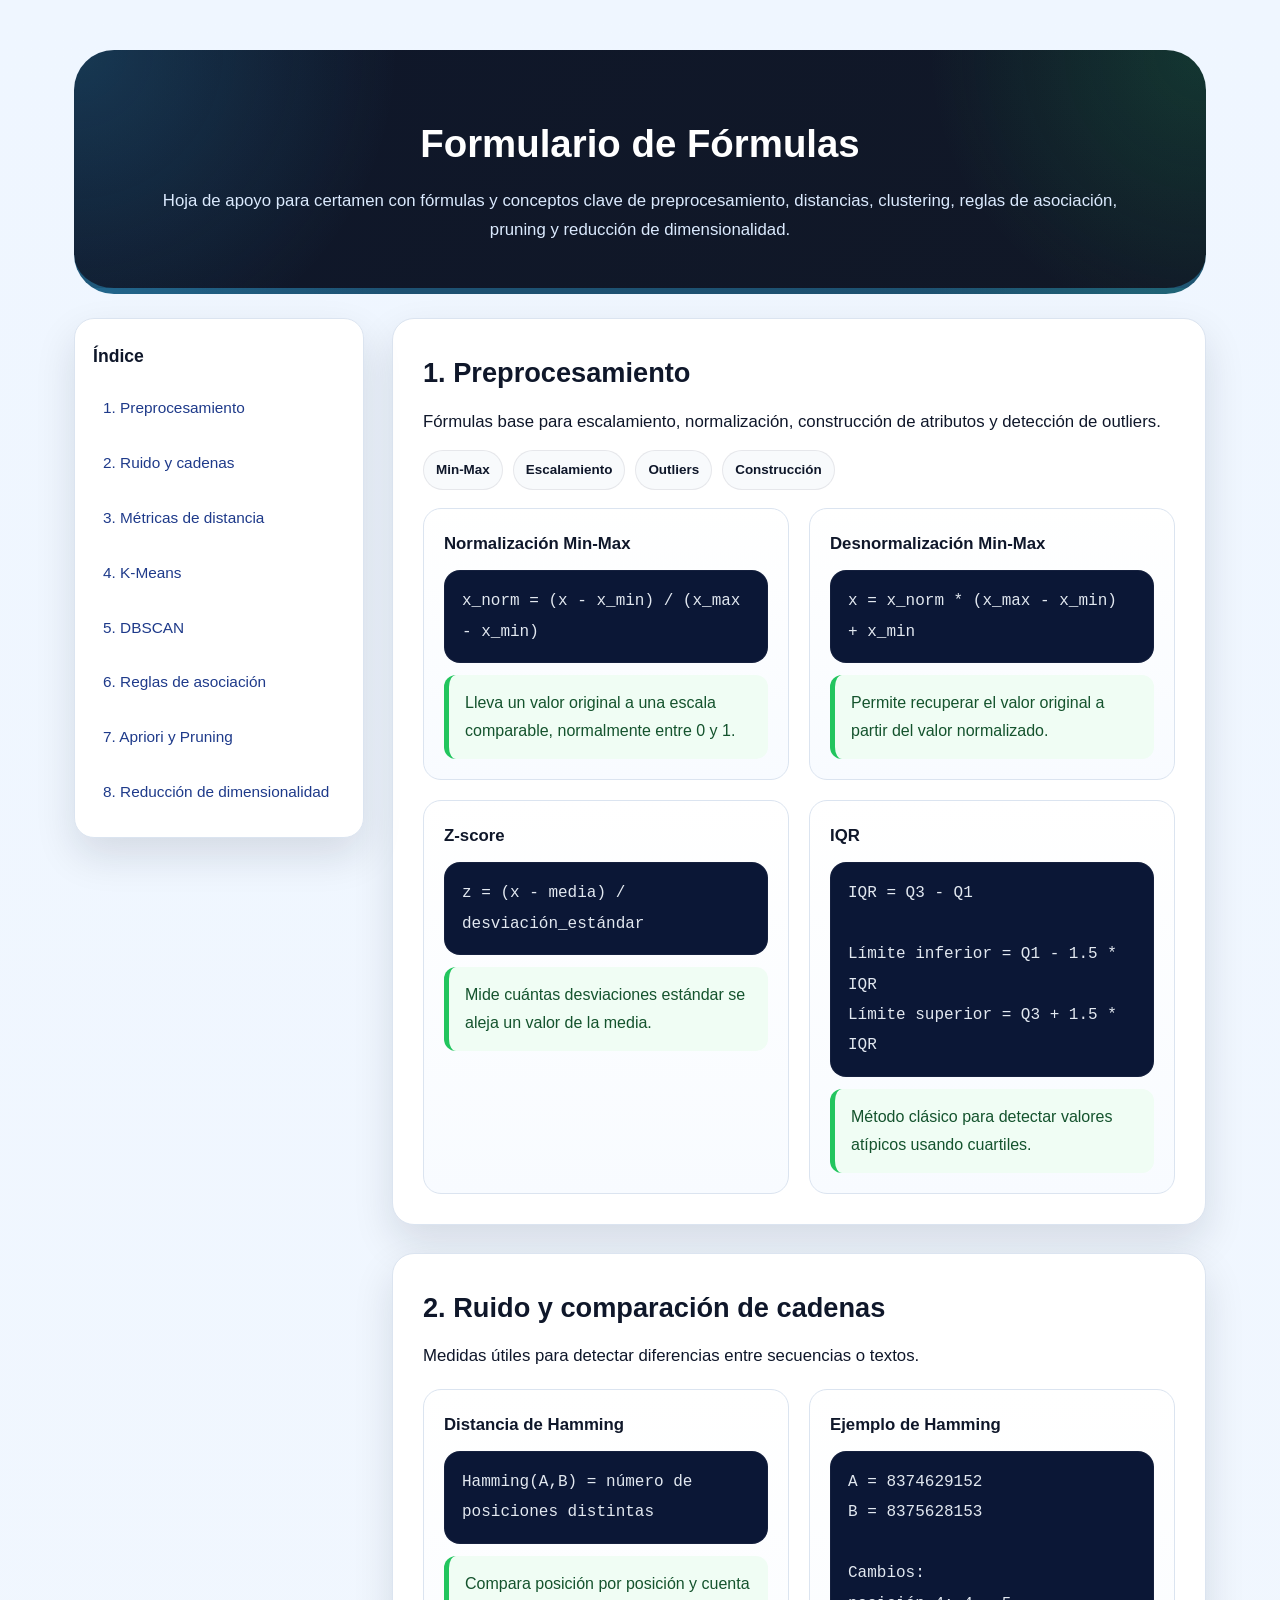
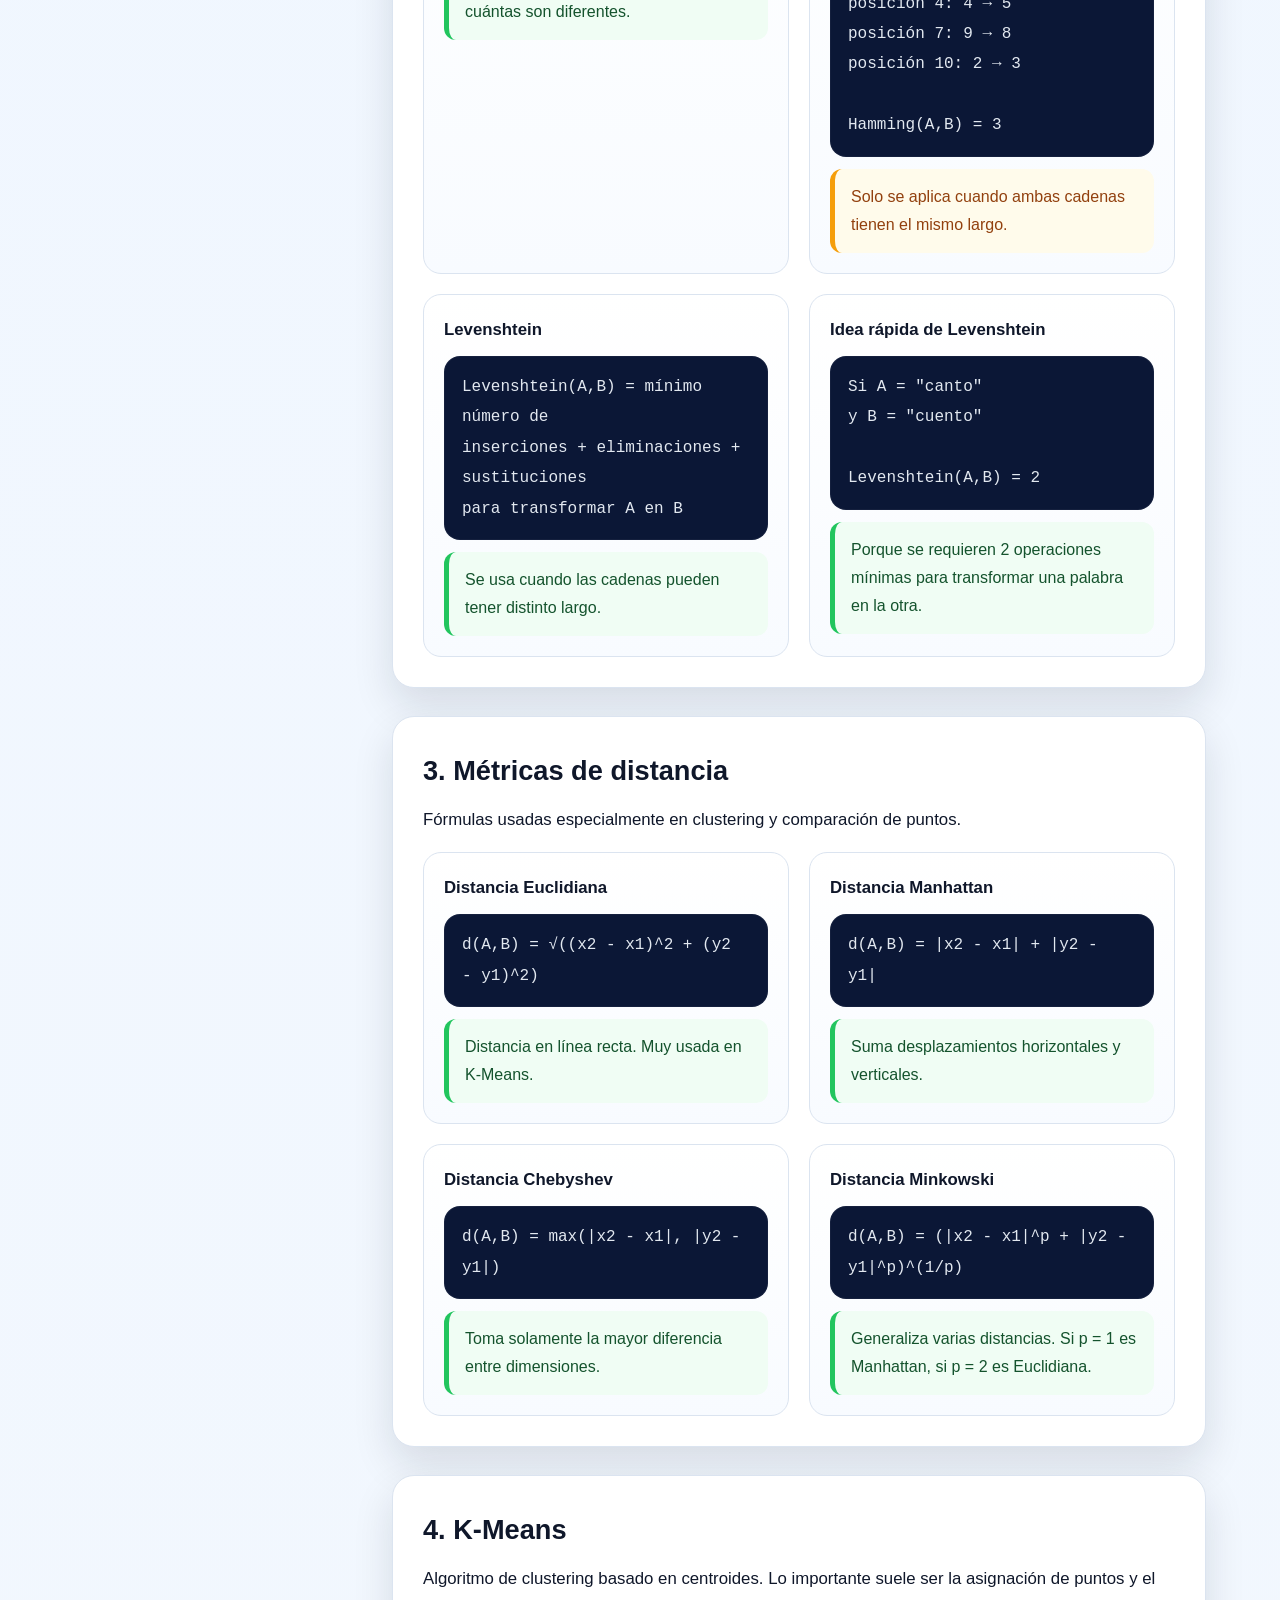
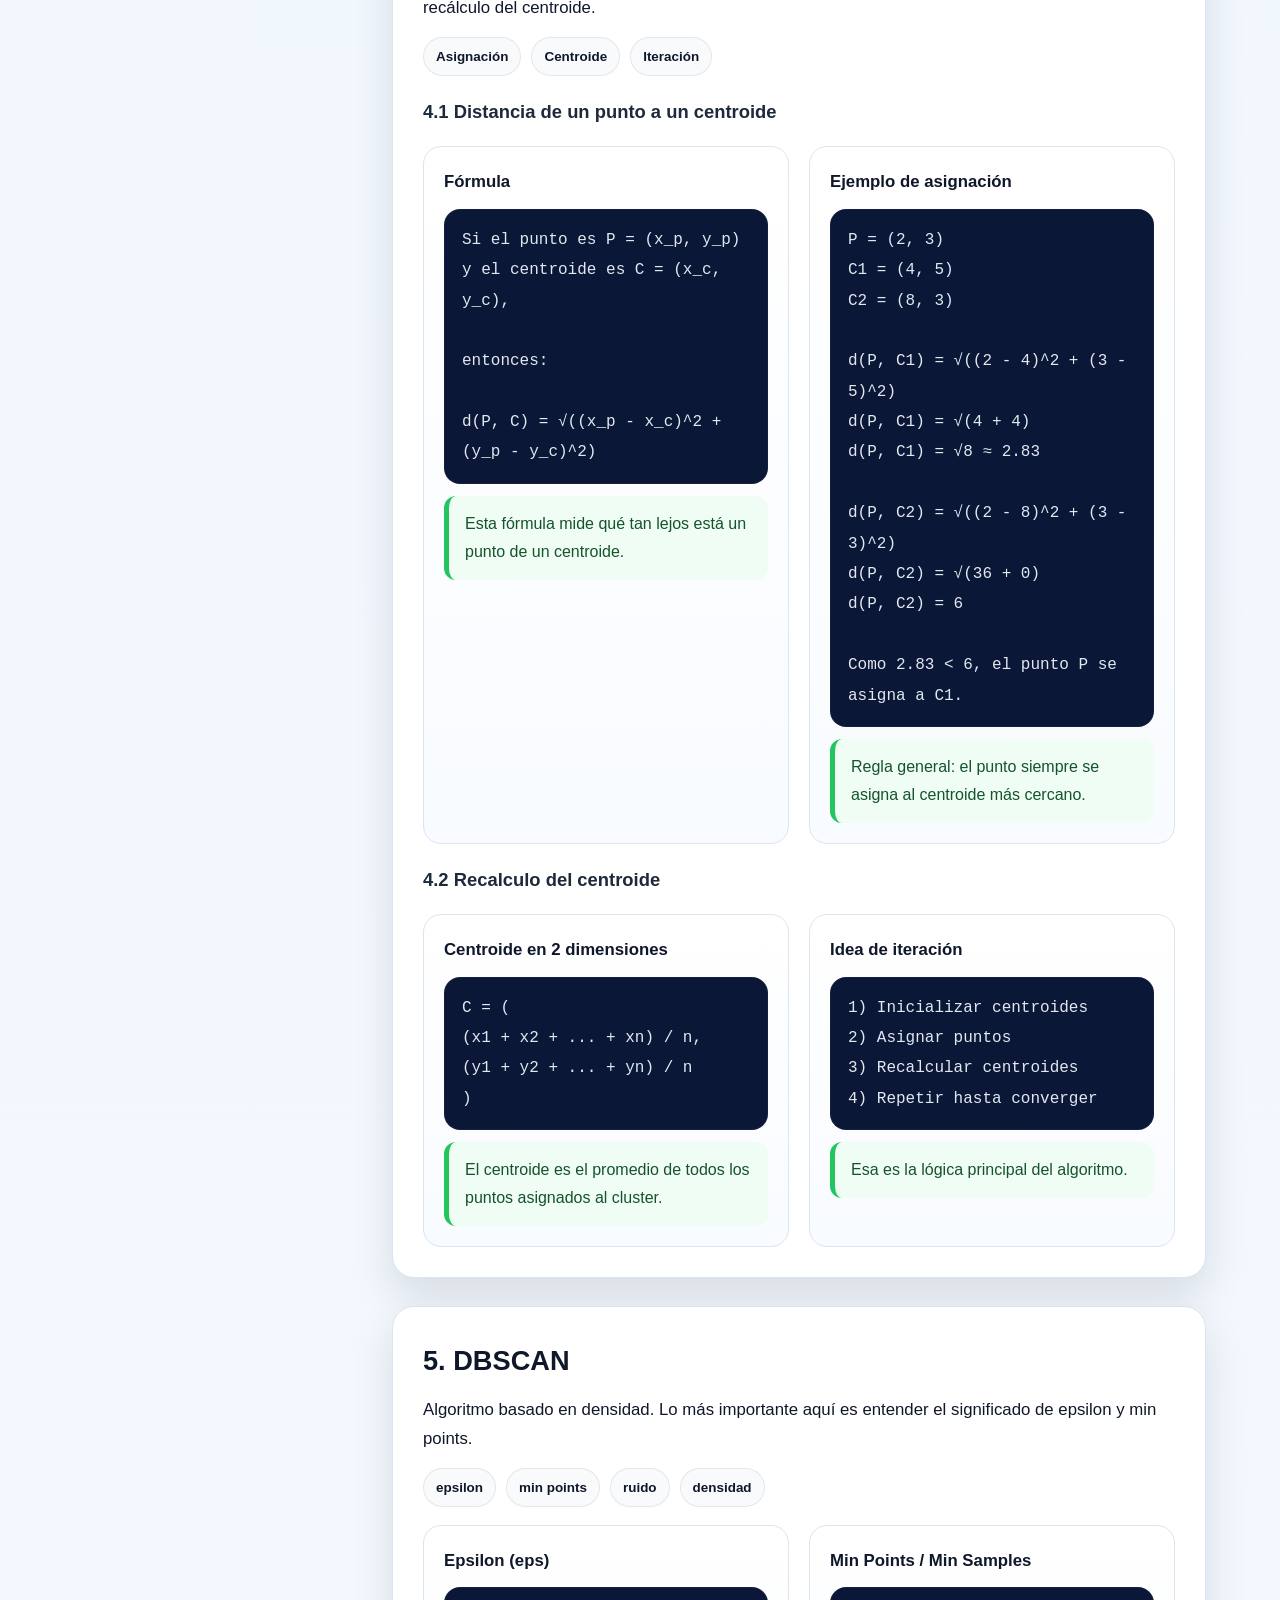
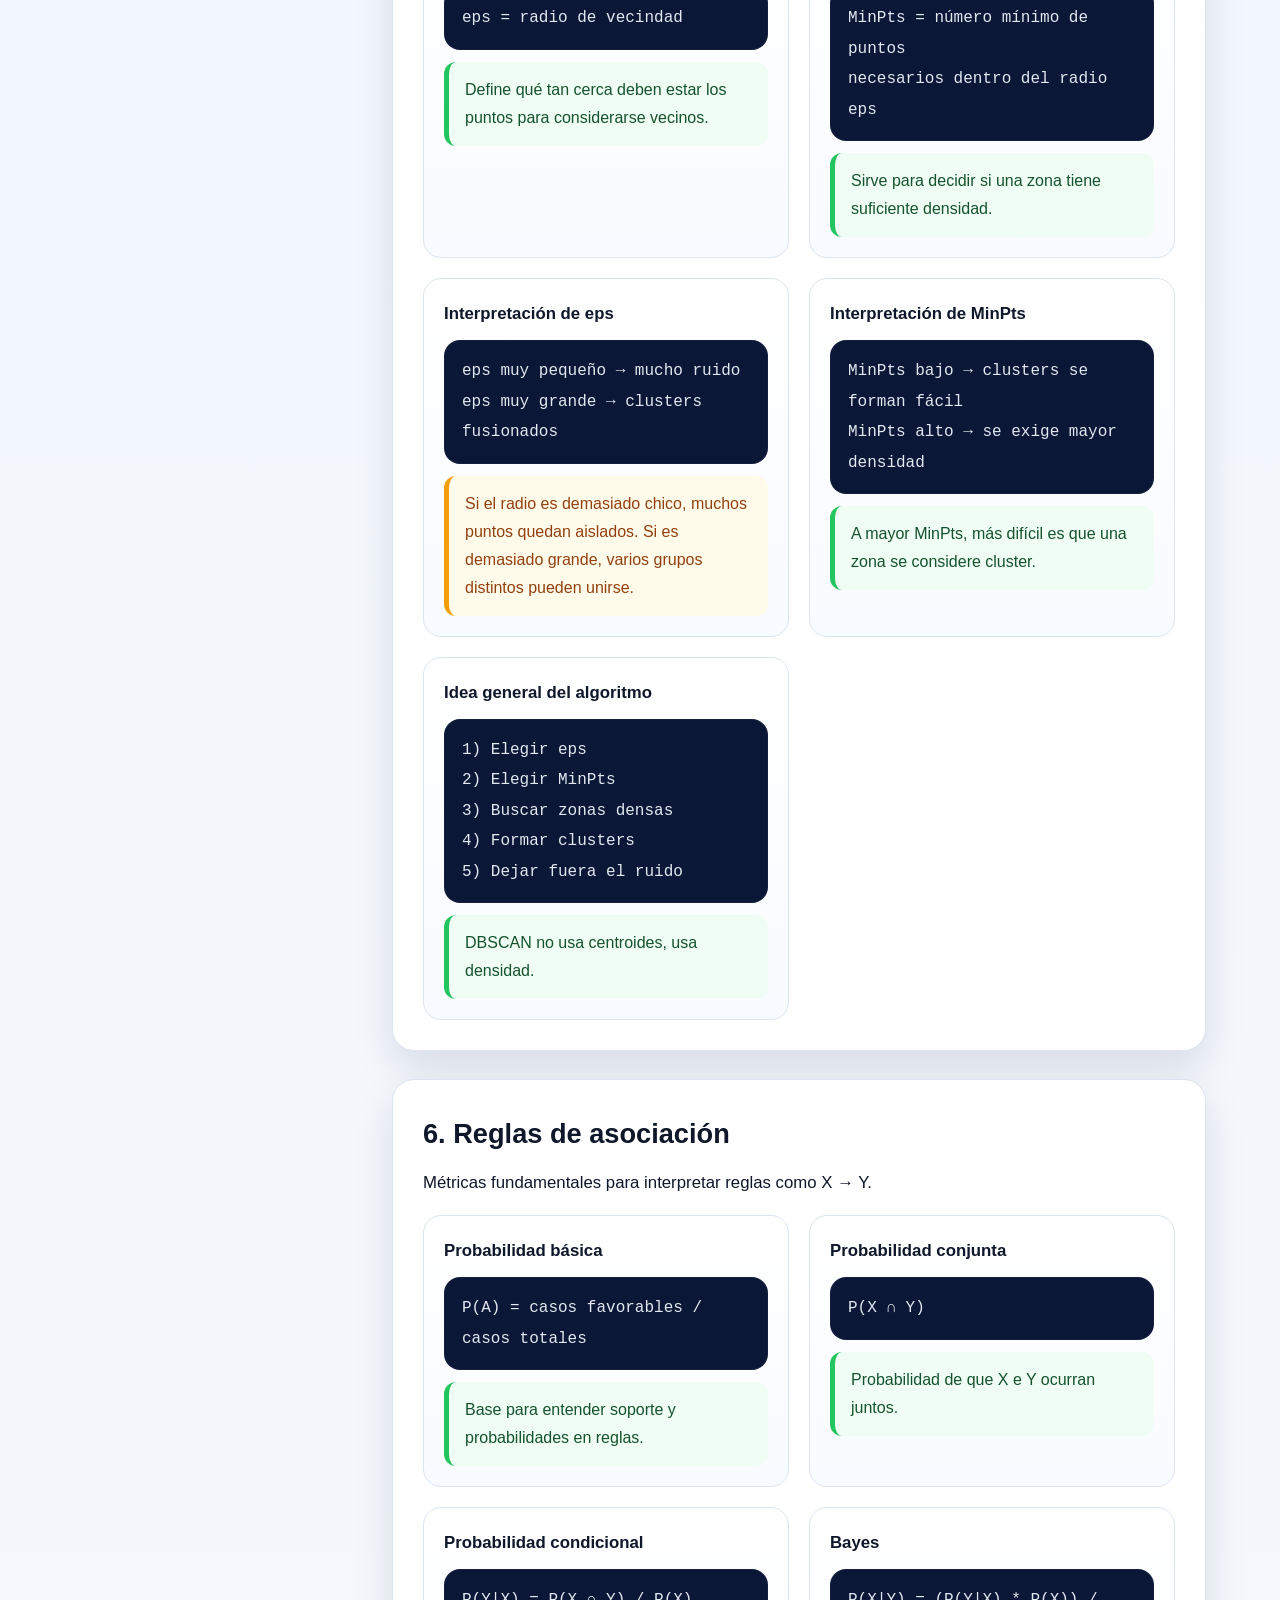
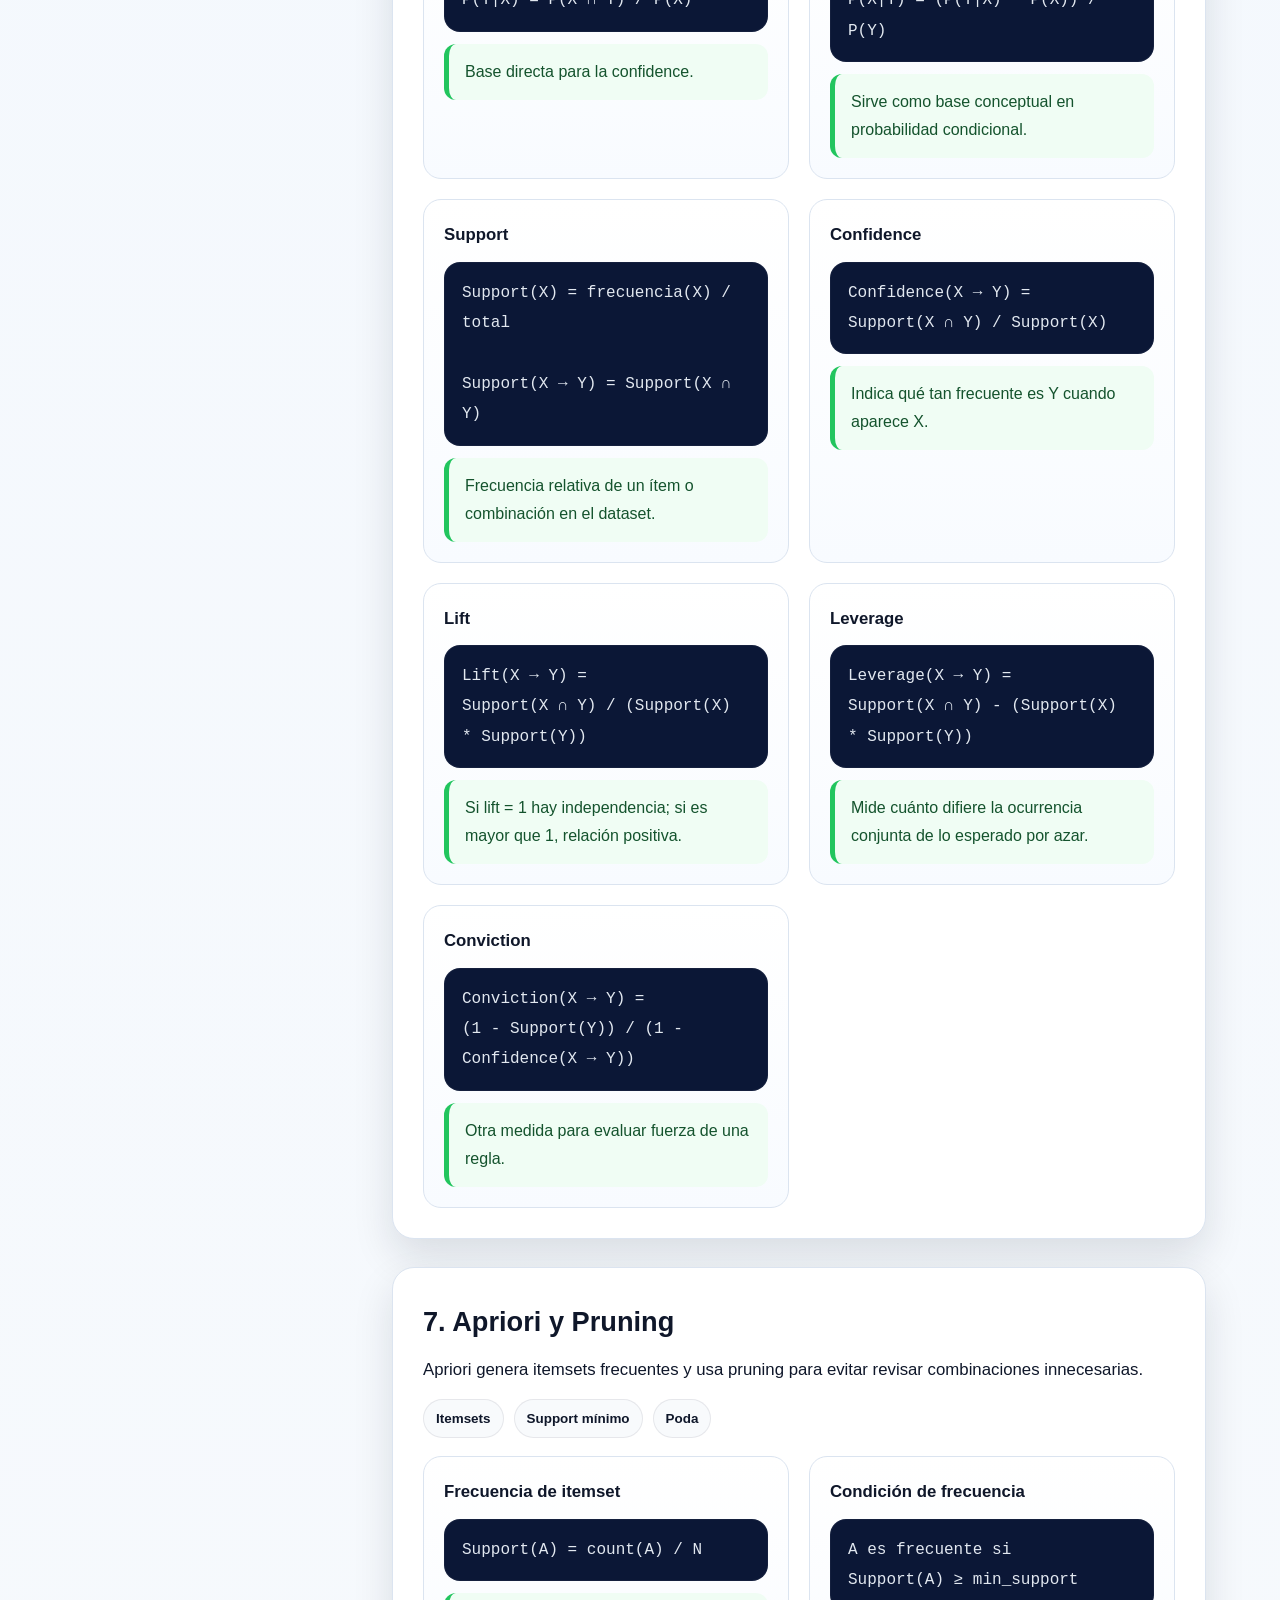
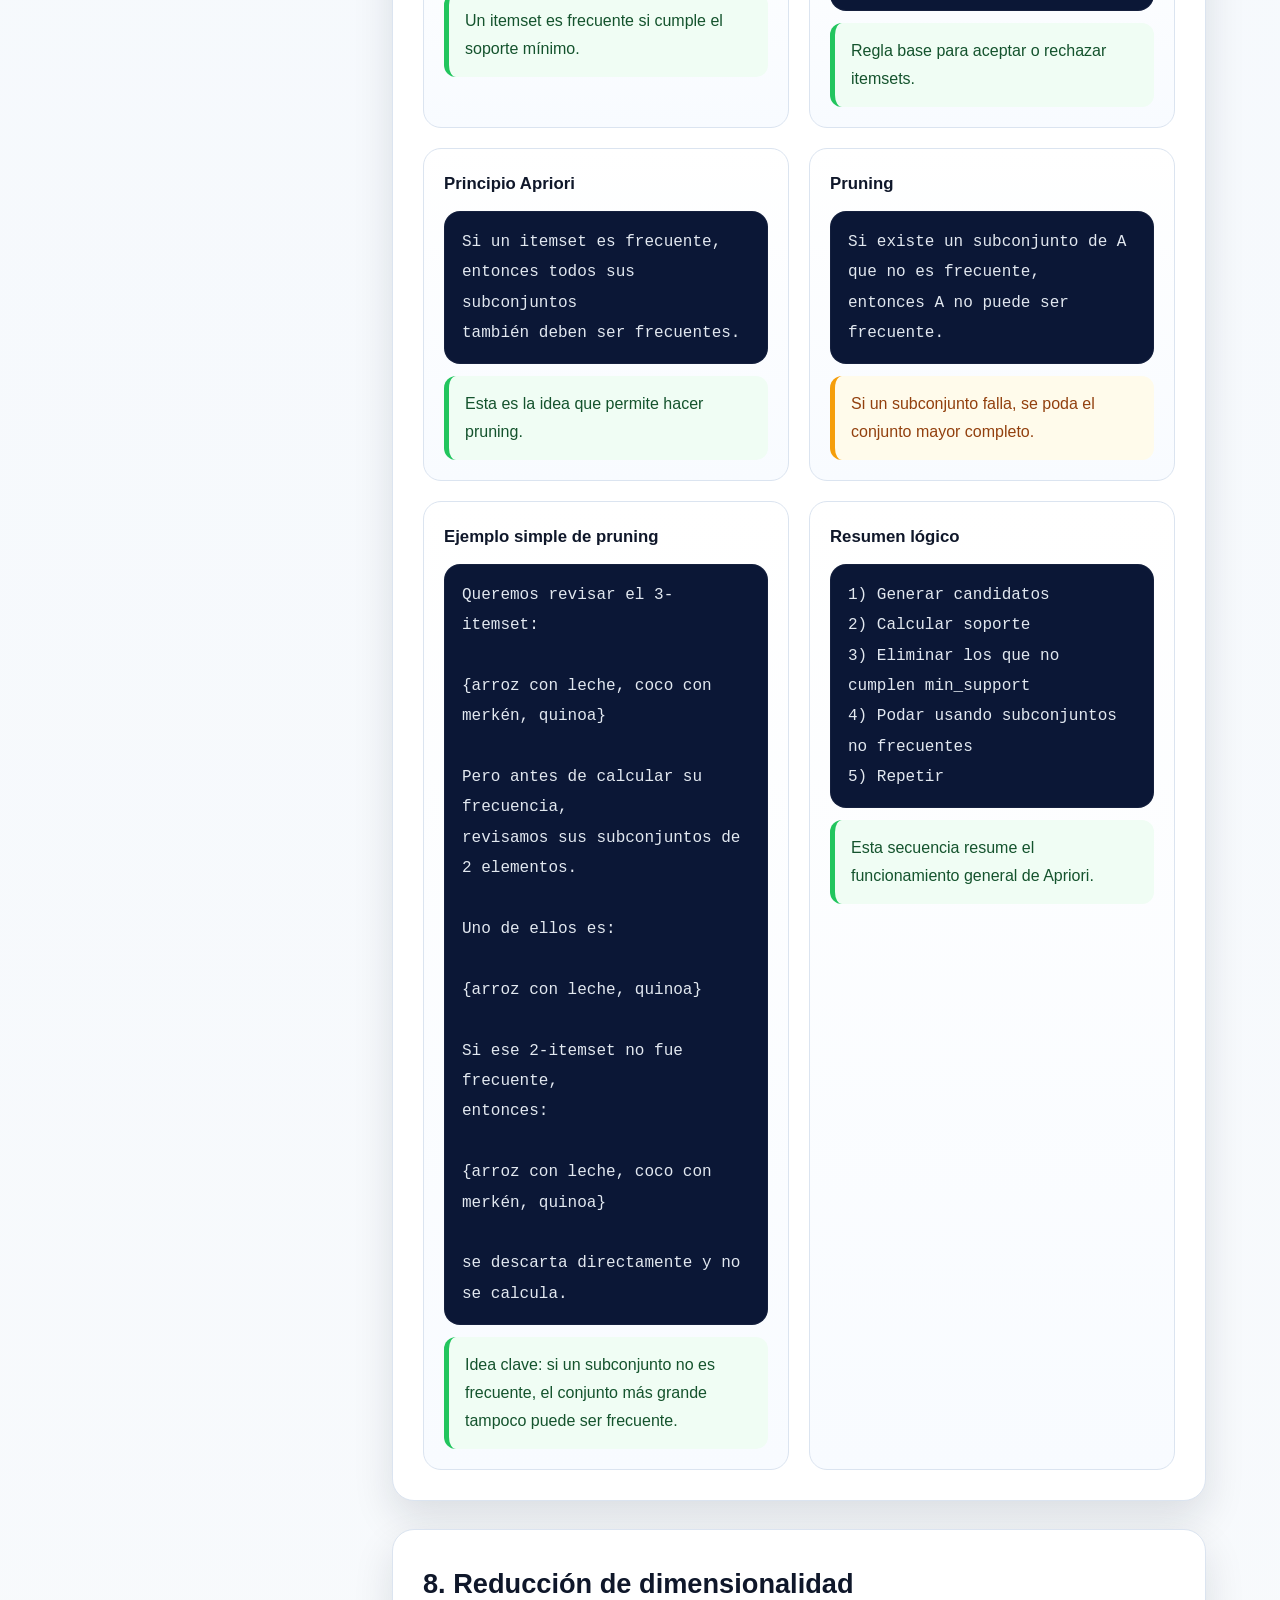
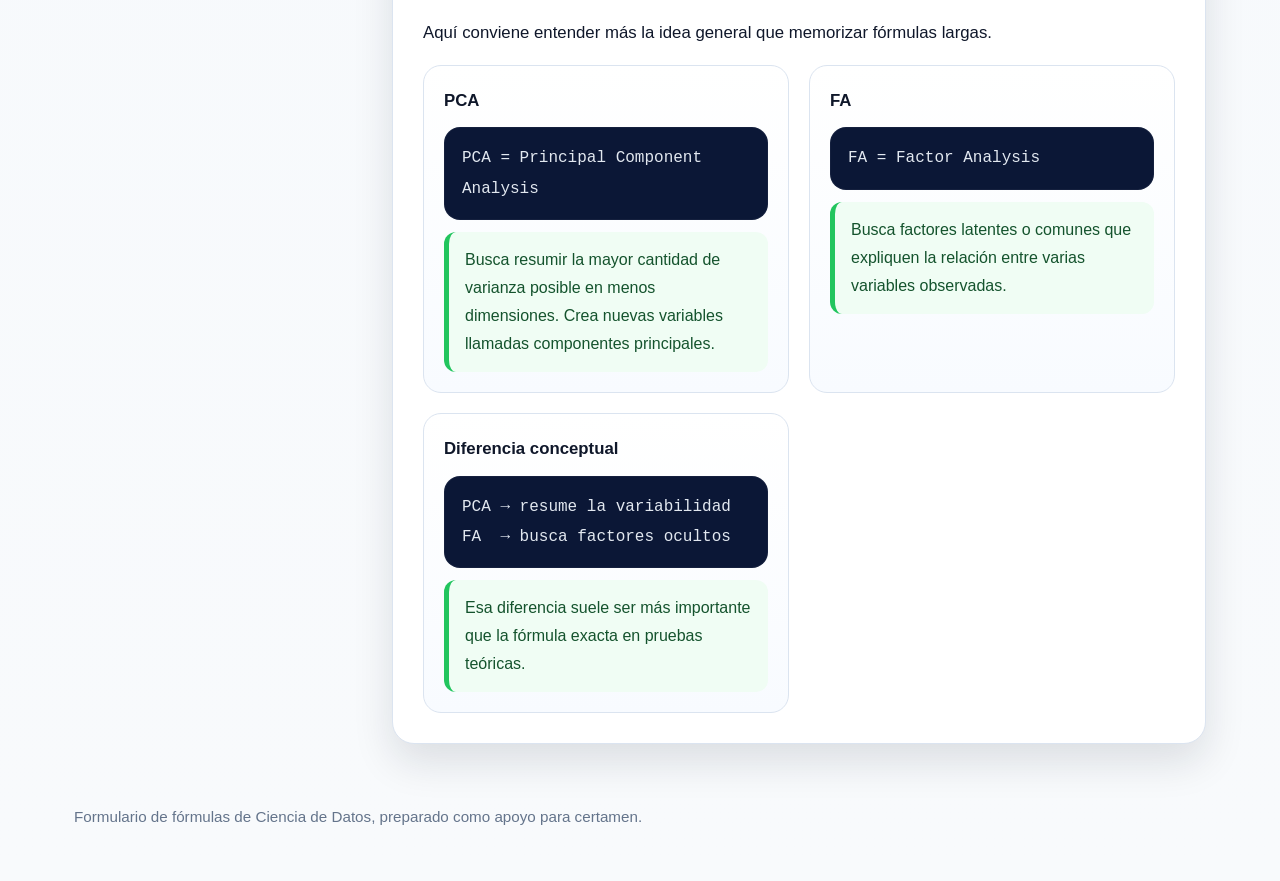
<file: formulario_formulas.html>
<!DOCTYPE html>
<html lang="es">
<head>
  <meta charset="UTF-8" />
  <meta name="viewport" content="width=device-width, initial-scale=1.0" />
  <title>Formulario de Fórmulas | Ciencia de Datos</title>
  <link rel="stylesheet" href="styles.css" />
  <style>
    .formula-hero{
      background:
        radial-gradient(circle at top left, rgba(56,189,248,.20), transparent 28%),
        radial-gradient(circle at top right, rgba(34,197,94,.18), transparent 24%),
        linear-gradient(135deg, #0f172a 0%, #111827 100%);
      color:white;
      padding:60px 24px 44px;
      border-bottom:6px solid rgba(56,189,248,.35);
      border-radius:40px;
      text-align:center;
      margin:24px;
    }

    .formula-hero h1{
      margin:0 0 10px;
      font-size:clamp(2rem, 3vw, 3rem);
    }

    .formula-hero p{
      margin:0 auto;
      max-width:980px;
      color:#dbeafe;
      line-height:1.7;
    }

    .formula-layout{
      max-width:1450px;
      margin:0 auto 60px;
      padding:0 24px;
      display:grid;
      grid-template-columns:290px 1fr;
      gap:28px;
      align-items:start;
    }

    .formula-toc{
      position:sticky;
      top:18px;
      background:white;
      border:1px solid var(--border);
      border-radius:20px;
      box-shadow:var(--shadow);
      padding:22px 18px;
    }

    .formula-toc h2{
      margin:0 0 14px;
      font-size:1.1rem;
    }

    .formula-toc ul{
      list-style:none;
      padding:0;
      margin:0;
    }

    .formula-toc li + li{
      margin-top:10px;
    }

    .formula-toc a{
      text-decoration:none;
      color:#1e3a8a;
      display:block;
      padding:9px 10px;
      border-radius:10px;
      transition:.18s ease;
      font-size:.96rem;
    }

    .formula-toc a:hover{
      background:#eff6ff;
      color:#0369a1;
    }

    .formula-main{
      display:flex;
      flex-direction:column;
      gap:28px;
    }

    .formula-section{
      background:white;
      border:1px solid var(--border);
      border-radius:22px;
      box-shadow:var(--shadow);
      padding:30px;
    }

    .formula-section h2{
      margin:0 0 10px;
      font-size:1.7rem;
      color:#0f172a;
    }

    .formula-section p{
      margin:0 0 12px;
      line-height:1.75;
    }

    .formula-grid{
      display:grid;
      grid-template-columns:repeat(auto-fit, minmax(320px,1fr));
      gap:20px;
      margin-top:18px;
    }

    .formula-card{
      border:1px solid var(--border);
      border-radius:18px;
      background:linear-gradient(180deg,#ffffff 0%, #f8fbff 100%);
      padding:20px;
    }

    .formula-card h3{
      margin:0 0 10px;
      font-size:1.05rem;
      color:#0f172a;
    }

    .formula-box{
      background:#0b1736;
      color:#e2e8f0;
      border-radius:16px;
      padding:16px 18px;
      font-family:Consolas, "Courier New", monospace;
      overflow:auto;
      line-height:1.9;
      margin:12px 0;
      box-shadow:inset 0 0 0 1px rgba(255,255,255,.04);
      white-space:pre-wrap;
    }

    .note-box{
      border-left:5px solid #22c55e;
      background:#f0fdf4;
      padding:14px 16px;
      border-radius:12px;
      margin-top:12px;
      color:#14532d;
    }

    .warn-box{
      border-left:5px solid #f59e0b;
      background:#fffbeb;
      padding:14px 16px;
      border-radius:12px;
      margin-top:12px;
      color:#92400e;
    }

    .tag-row{
      display:flex;
      flex-wrap:wrap;
      gap:10px;
      margin-top:14px;
    }

    .tag{
      display:inline-flex;
      padding:7px 12px;
      border-radius:999px;
      font-size:.84rem;
      font-weight:700;
      background:#f8fafc;
      color:#0f172a;
      border:1px solid rgba(15,23,42,.08);
    }

    .sub-title{
      margin-top:20px;
      margin-bottom:6px;
      font-size:1.15rem;
      color:#1e293b;
    }

    footer{
      max-width:1450px;
      margin:0 auto 40px;
      padding:0 24px;
      color:#64748b;
      font-size:.95rem;
    }

    @media (max-width:1100px){
      .formula-layout{
        grid-template-columns:1fr;
      }

      .formula-toc{
        position:relative;
        top:auto;
      }
    }
  </style>
</head>
<body>
  <header class="formula-hero">
    <h1>Formulario de Fórmulas</h1>
    <p>
      Hoja de apoyo para certamen con fórmulas y conceptos clave de preprocesamiento,
      distancias, clustering, reglas de asociación, pruning y reducción de dimensionalidad.
    </p>
  </header>

  <div class="formula-layout">
    <aside class="formula-toc">
      <h2>Índice</h2>
      <ul>
        <li><a href="#preprocesamiento">1. Preprocesamiento</a></li>
        <li><a href="#ruido">2. Ruido y cadenas</a></li>
        <li><a href="#distancias">3. Métricas de distancia</a></li>
        <li><a href="#kmeans">4. K-Means</a></li>
        <li><a href="#dbscan">5. DBSCAN</a></li>
        <li><a href="#asociacion">6. Reglas de asociación</a></li>
        <li><a href="#apriori">7. Apriori y Pruning</a></li>
        <li><a href="#reduccion">8. Reducción de dimensionalidad</a></li>
      </ul>
    </aside>

    <main class="formula-main">

      <section class="formula-section" id="preprocesamiento">
        <h2>1. Preprocesamiento</h2>
        <p>
          Fórmulas base para escalamiento, normalización, construcción de atributos y detección de outliers.
        </p>

        <div class="tag-row">
          <span class="tag">Min-Max</span>
          <span class="tag">Escalamiento</span>
          <span class="tag">Outliers</span>
          <span class="tag">Construcción</span>
        </div>

        <div class="formula-grid">
          <article class="formula-card">
            <h3>Normalización Min-Max</h3>
            <div class="formula-box">x_norm = (x - x_min) / (x_max - x_min)</div>
            <div class="note-box">
              Lleva un valor original a una escala comparable, normalmente entre 0 y 1.
            </div>
          </article>

          <article class="formula-card">
            <h3>Desnormalización Min-Max</h3>
            <div class="formula-box">x = x_norm * (x_max - x_min) + x_min</div>
            <div class="note-box">
              Permite recuperar el valor original a partir del valor normalizado.
            </div>
          </article>


          <article class="formula-card">
            <h3>Z-score</h3>
            <div class="formula-box">z = (x - media) / desviación_estándar</div>
            <div class="note-box">
              Mide cuántas desviaciones estándar se aleja un valor de la media.
            </div>
          </article>

          <article class="formula-card">
            <h3>IQR</h3>
            <div class="formula-box">IQR = Q3 - Q1

Límite inferior = Q1 - 1.5 * IQR
Límite superior = Q3 + 1.5 * IQR</div>
            <div class="note-box">
              Método clásico para detectar valores atípicos usando cuartiles.
            </div>
          </article>
        </div>
      </section>

      <section class="formula-section" id="ruido">
        <h2>2. Ruido y comparación de cadenas</h2>
        <p>
          Medidas útiles para detectar diferencias entre secuencias o textos.
        </p>

        <div class="formula-grid">
          <article class="formula-card">
            <h3>Distancia de Hamming</h3>
            <div class="formula-box">Hamming(A,B) = número de posiciones distintas</div>
            <div class="note-box">
              Compara posición por posición y cuenta cuántas son diferentes.
            </div>
          </article>

          <article class="formula-card">
            <h3>Ejemplo de Hamming</h3>
            <div class="formula-box">A = 8374629152
B = 8375628153

Cambios:
posición 4: 4 → 5
posición 7: 9 → 8
posición 10: 2 → 3

Hamming(A,B) = 3</div>
            <div class="warn-box">
              Solo se aplica cuando ambas cadenas tienen el mismo largo.
            </div>
          </article>

          <article class="formula-card">
            <h3>Levenshtein</h3>
            <div class="formula-box">Levenshtein(A,B) = mínimo número de
inserciones + eliminaciones + sustituciones
para transformar A en B</div>
            <div class="note-box">
              Se usa cuando las cadenas pueden tener distinto largo.
            </div>
          </article>

          <article class="formula-card">
            <h3>Idea rápida de Levenshtein</h3>
            <div class="formula-box">Si A = "canto"
y B = "cuento"

Levenshtein(A,B) = 2</div>
            <div class="note-box">
              Porque se requieren 2 operaciones mínimas para transformar una palabra en la otra.
            </div>
          </article>
        </div>
      </section>

      <section class="formula-section" id="distancias">
        <h2>3. Métricas de distancia</h2>
        <p>
          Fórmulas usadas especialmente en clustering y comparación de puntos.
        </p>

        <div class="formula-grid">
          <article class="formula-card">
            <h3>Distancia Euclidiana</h3>
            <div class="formula-box">d(A,B) = √((x2 - x1)^2 + (y2 - y1)^2)</div>
            <div class="note-box">
              Distancia en línea recta. Muy usada en K-Means.
            </div>
          </article>

          <article class="formula-card">
            <h3>Distancia Manhattan</h3>
            <div class="formula-box">d(A,B) = |x2 - x1| + |y2 - y1|</div>
            <div class="note-box">
              Suma desplazamientos horizontales y verticales.
            </div>
          </article>

          <article class="formula-card">
            <h3>Distancia Chebyshev</h3>
            <div class="formula-box">d(A,B) = max(|x2 - x1|, |y2 - y1|)</div>
            <div class="note-box">
              Toma solamente la mayor diferencia entre dimensiones.
            </div>
          </article>

          <article class="formula-card">
            <h3>Distancia Minkowski</h3>
            <div class="formula-box">d(A,B) = (|x2 - x1|^p + |y2 - y1|^p)^(1/p)</div>
            <div class="note-box">
              Generaliza varias distancias. Si p = 1 es Manhattan, si p = 2 es Euclidiana.
            </div>
          </article>
        </div>
      </section>

      <section class="formula-section" id="kmeans">
        <h2>4. K-Means</h2>
        <p>
          Algoritmo de clustering basado en centroides. Lo importante suele ser la asignación de puntos
          y el recálculo del centroide.
        </p>

        <div class="tag-row">
          <span class="tag">Asignación</span>
          <span class="tag">Centroide</span>
          <span class="tag">Iteración</span>
        </div>

        <h3 class="sub-title">4.1 Distancia de un punto a un centroide</h3>
        <div class="formula-grid">
          <article class="formula-card">
            <h3>Fórmula</h3>
            <div class="formula-box">Si el punto es P = (x_p, y_p)
y el centroide es C = (x_c, y_c),

entonces:

d(P, C) = √((x_p - x_c)^2 + (y_p - y_c)^2)</div>
            <div class="note-box">
              Esta fórmula mide qué tan lejos está un punto de un centroide.
            </div>
          </article>

          <article class="formula-card">
            <h3>Ejemplo de asignación</h3>
            <div class="formula-box">P = (2, 3)
C1 = (4, 5)
C2 = (8, 3)

d(P, C1) = √((2 - 4)^2 + (3 - 5)^2)
d(P, C1) = √(4 + 4)
d(P, C1) = √8 ≈ 2.83

d(P, C2) = √((2 - 8)^2 + (3 - 3)^2)
d(P, C2) = √(36 + 0)
d(P, C2) = 6

Como 2.83 < 6, el punto P se asigna a C1.</div>
            <div class="note-box">
              Regla general: el punto siempre se asigna al centroide más cercano.
            </div>
          </article>
        </div>

        <h3 class="sub-title">4.2 Recalculo del centroide</h3>
        <div class="formula-grid">
          <article class="formula-card">
            <h3>Centroide en 2 dimensiones</h3>
            <div class="formula-box">C = (
(x1 + x2 + ... + xn) / n,
(y1 + y2 + ... + yn) / n
)</div>
            <div class="note-box">
              El centroide es el promedio de todos los puntos asignados al cluster.
            </div>
          </article>

          <article class="formula-card">
            <h3>Idea de iteración</h3>
            <div class="formula-box">1) Inicializar centroides
2) Asignar puntos
3) Recalcular centroides
4) Repetir hasta converger</div>
            <div class="note-box">
              Esa es la lógica principal del algoritmo.
            </div>
          </article>
        </div>
      </section>

      <section class="formula-section" id="dbscan">
        <h2>5. DBSCAN</h2>
        <p>
          Algoritmo basado en densidad. Lo más importante aquí es entender el significado de epsilon
          y min points.
        </p>

        <div class="tag-row">
          <span class="tag">epsilon</span>
          <span class="tag">min points</span>
          <span class="tag">ruido</span>
          <span class="tag">densidad</span>
        </div>

        <div class="formula-grid">
          <article class="formula-card">
            <h3>Epsilon (eps)</h3>
            <div class="formula-box">eps = radio de vecindad</div>
            <div class="note-box">
              Define qué tan cerca deben estar los puntos para considerarse vecinos.
            </div>
          </article>

          <article class="formula-card">
            <h3>Min Points / Min Samples</h3>
            <div class="formula-box">MinPts = número mínimo de puntos
necesarios dentro del radio eps</div>
            <div class="note-box">
              Sirve para decidir si una zona tiene suficiente densidad.
            </div>
          </article>

          <article class="formula-card">
            <h3>Interpretación de eps</h3>
            <div class="formula-box">eps muy pequeño → mucho ruido
eps muy grande → clusters fusionados</div>
            <div class="warn-box">
              Si el radio es demasiado chico, muchos puntos quedan aislados.
              Si es demasiado grande, varios grupos distintos pueden unirse.
            </div>
          </article>

          <article class="formula-card">
            <h3>Interpretación de MinPts</h3>
            <div class="formula-box">MinPts bajo → clusters se forman fácil
MinPts alto → se exige mayor densidad</div>
            <div class="note-box">
              A mayor MinPts, más difícil es que una zona se considere cluster.
            </div>
          </article>

          <article class="formula-card">
            <h3>Idea general del algoritmo</h3>
            <div class="formula-box">1) Elegir eps
2) Elegir MinPts
3) Buscar zonas densas
4) Formar clusters
5) Dejar fuera el ruido</div>
            <div class="note-box">
              DBSCAN no usa centroides, usa densidad.
            </div>
          </article>
        </div>
      </section>

      <section class="formula-section" id="asociacion">
        <h2>6. Reglas de asociación</h2>
        <p>
          Métricas fundamentales para interpretar reglas como X → Y.
        </p>

        <div class="formula-grid">
          <article class="formula-card">
            <h3>Probabilidad básica</h3>
            <div class="formula-box">P(A) = casos favorables / casos totales</div>
            <div class="note-box">
              Base para entender soporte y probabilidades en reglas.
            </div>
          </article>

          <article class="formula-card">
            <h3>Probabilidad conjunta</h3>
            <div class="formula-box">P(X ∩ Y)</div>
            <div class="note-box">
              Probabilidad de que X e Y ocurran juntos.
            </div>
          </article>

          <article class="formula-card">
            <h3>Probabilidad condicional</h3>
            <div class="formula-box">P(Y|X) = P(X ∩ Y) / P(X)</div>
            <div class="note-box">
              Base directa para la confidence.
            </div>
          </article>

          <article class="formula-card">
            <h3>Bayes</h3>
            <div class="formula-box">P(X|Y) = (P(Y|X) * P(X)) / P(Y)</div>
            <div class="note-box">
              Sirve como base conceptual en probabilidad condicional.
            </div>
          </article>

          <article class="formula-card">
            <h3>Support</h3>
            <div class="formula-box">Support(X) = frecuencia(X) / total

Support(X → Y) = Support(X ∩ Y)</div>
            <div class="note-box">
              Frecuencia relativa de un ítem o combinación en el dataset.
            </div>
          </article>

          <article class="formula-card">
            <h3>Confidence</h3>
            <div class="formula-box">Confidence(X → Y) =
Support(X ∩ Y) / Support(X)</div>
            <div class="note-box">
              Indica qué tan frecuente es Y cuando aparece X.
            </div>
          </article>

          <article class="formula-card">
            <h3>Lift</h3>
            <div class="formula-box">Lift(X → Y) =
Support(X ∩ Y) / (Support(X) * Support(Y))</div>
            <div class="note-box">
              Si lift = 1 hay independencia; si es mayor que 1, relación positiva.
            </div>
          </article>

          <article class="formula-card">
            <h3>Leverage</h3>
            <div class="formula-box">Leverage(X → Y) =
Support(X ∩ Y) - (Support(X) * Support(Y))</div>
            <div class="note-box">
              Mide cuánto difiere la ocurrencia conjunta de lo esperado por azar.
            </div>
          </article>

          <article class="formula-card">
            <h3>Conviction</h3>
            <div class="formula-box">Conviction(X → Y) =
(1 - Support(Y)) / (1 - Confidence(X → Y))</div>
            <div class="note-box">
              Otra medida para evaluar fuerza de una regla.
            </div>
          </article>
        </div>
      </section>

      <section class="formula-section" id="apriori">
        <h2>7. Apriori y Pruning</h2>
        <p>
          Apriori genera itemsets frecuentes y usa pruning para evitar revisar combinaciones innecesarias.
        </p>

        <div class="tag-row">
          <span class="tag">Itemsets</span>
          <span class="tag">Support mínimo</span>
          <span class="tag">Poda</span>
        </div>

        <div class="formula-grid">
          <article class="formula-card">
            <h3>Frecuencia de itemset</h3>
            <div class="formula-box">Support(A) = count(A) / N</div>
            <div class="note-box">
              Un itemset es frecuente si cumple el soporte mínimo.
            </div>
          </article>

          <article class="formula-card">
            <h3>Condición de frecuencia</h3>
            <div class="formula-box">A es frecuente si
Support(A) ≥ min_support</div>
            <div class="note-box">
              Regla base para aceptar o rechazar itemsets.
            </div>
          </article>

          <article class="formula-card">
            <h3>Principio Apriori</h3>
            <div class="formula-box">Si un itemset es frecuente,
entonces todos sus subconjuntos
también deben ser frecuentes.</div>
            <div class="note-box">
              Esta es la idea que permite hacer pruning.
            </div>
          </article>

          <article class="formula-card">
            <h3>Pruning</h3>
            <div class="formula-box">Si existe un subconjunto de A
que no es frecuente,
entonces A no puede ser frecuente.</div>
            <div class="warn-box">
              Si un subconjunto falla, se poda el conjunto mayor completo.
            </div>
          </article>

          <article class="formula-card">
            <h3>Ejemplo simple de pruning</h3>
            <div class="formula-box">Queremos revisar el 3-itemset:

{arroz con leche, coco con merkén, quinoa}

Pero antes de calcular su frecuencia,
revisamos sus subconjuntos de 2 elementos.

Uno de ellos es:

{arroz con leche, quinoa}

Si ese 2-itemset no fue frecuente,
entonces:

{arroz con leche, coco con merkén, quinoa}

se descarta directamente y no se calcula.</div>
                <div class="note-box">
                    Idea clave: si un subconjunto no es frecuente, el conjunto más grande tampoco puede ser frecuente.
                </div>
            </article>

          <article class="formula-card">
            <h3>Resumen lógico</h3>
            <div class="formula-box">1) Generar candidatos
2) Calcular soporte
3) Eliminar los que no cumplen min_support
4) Podar usando subconjuntos no frecuentes
5) Repetir</div>
            <div class="note-box">
              Esta secuencia resume el funcionamiento general de Apriori.
            </div>
          </article>
        </div>
      </section>

      <section class="formula-section" id="reduccion">
        <h2>8. Reducción de dimensionalidad</h2>
        <p>
          Aquí conviene entender más la idea general que memorizar fórmulas largas.
        </p>

        <div class="formula-grid">
          <article class="formula-card">
            <h3>PCA</h3>
            <div class="formula-box">PCA = Principal Component Analysis</div>
            <div class="note-box">
              Busca resumir la mayor cantidad de varianza posible en menos dimensiones.
              Crea nuevas variables llamadas componentes principales.
            </div>
          </article>

          <article class="formula-card">
            <h3>FA</h3>
            <div class="formula-box">FA = Factor Analysis</div>
            <div class="note-box">
              Busca factores latentes o comunes que expliquen la relación entre varias variables observadas.
            </div>
          </article>

          <article class="formula-card">
            <h3>Diferencia conceptual</h3>
            <div class="formula-box">PCA → resume la variabilidad
FA  → busca factores ocultos</div>
            <div class="note-box">
              Esa diferencia suele ser más importante que la fórmula exacta en pruebas teóricas.
            </div>
          </article>
        </div>
      </section>

    </main>
  </div>

  <footer>
    Formulario de fórmulas de Ciencia de Datos, preparado como apoyo para certamen.
  </footer>
</body>
</html>
</file>
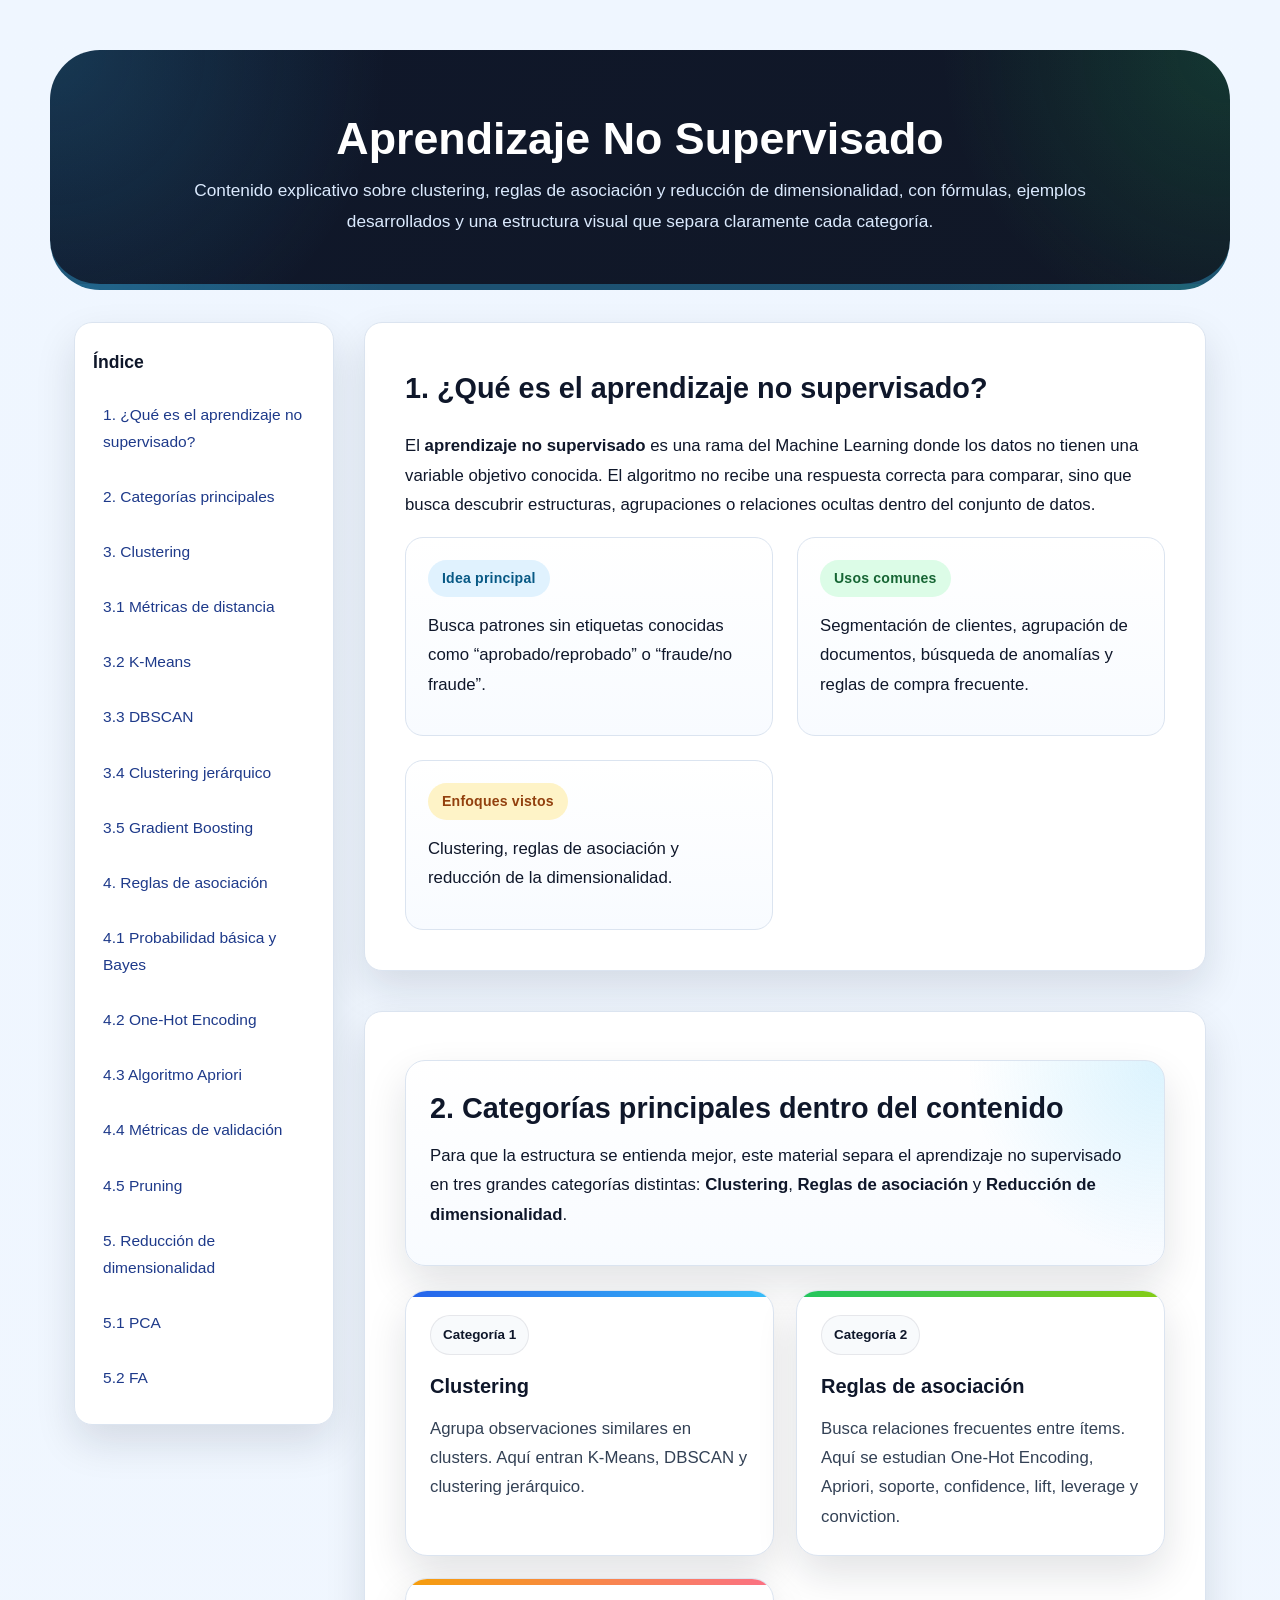
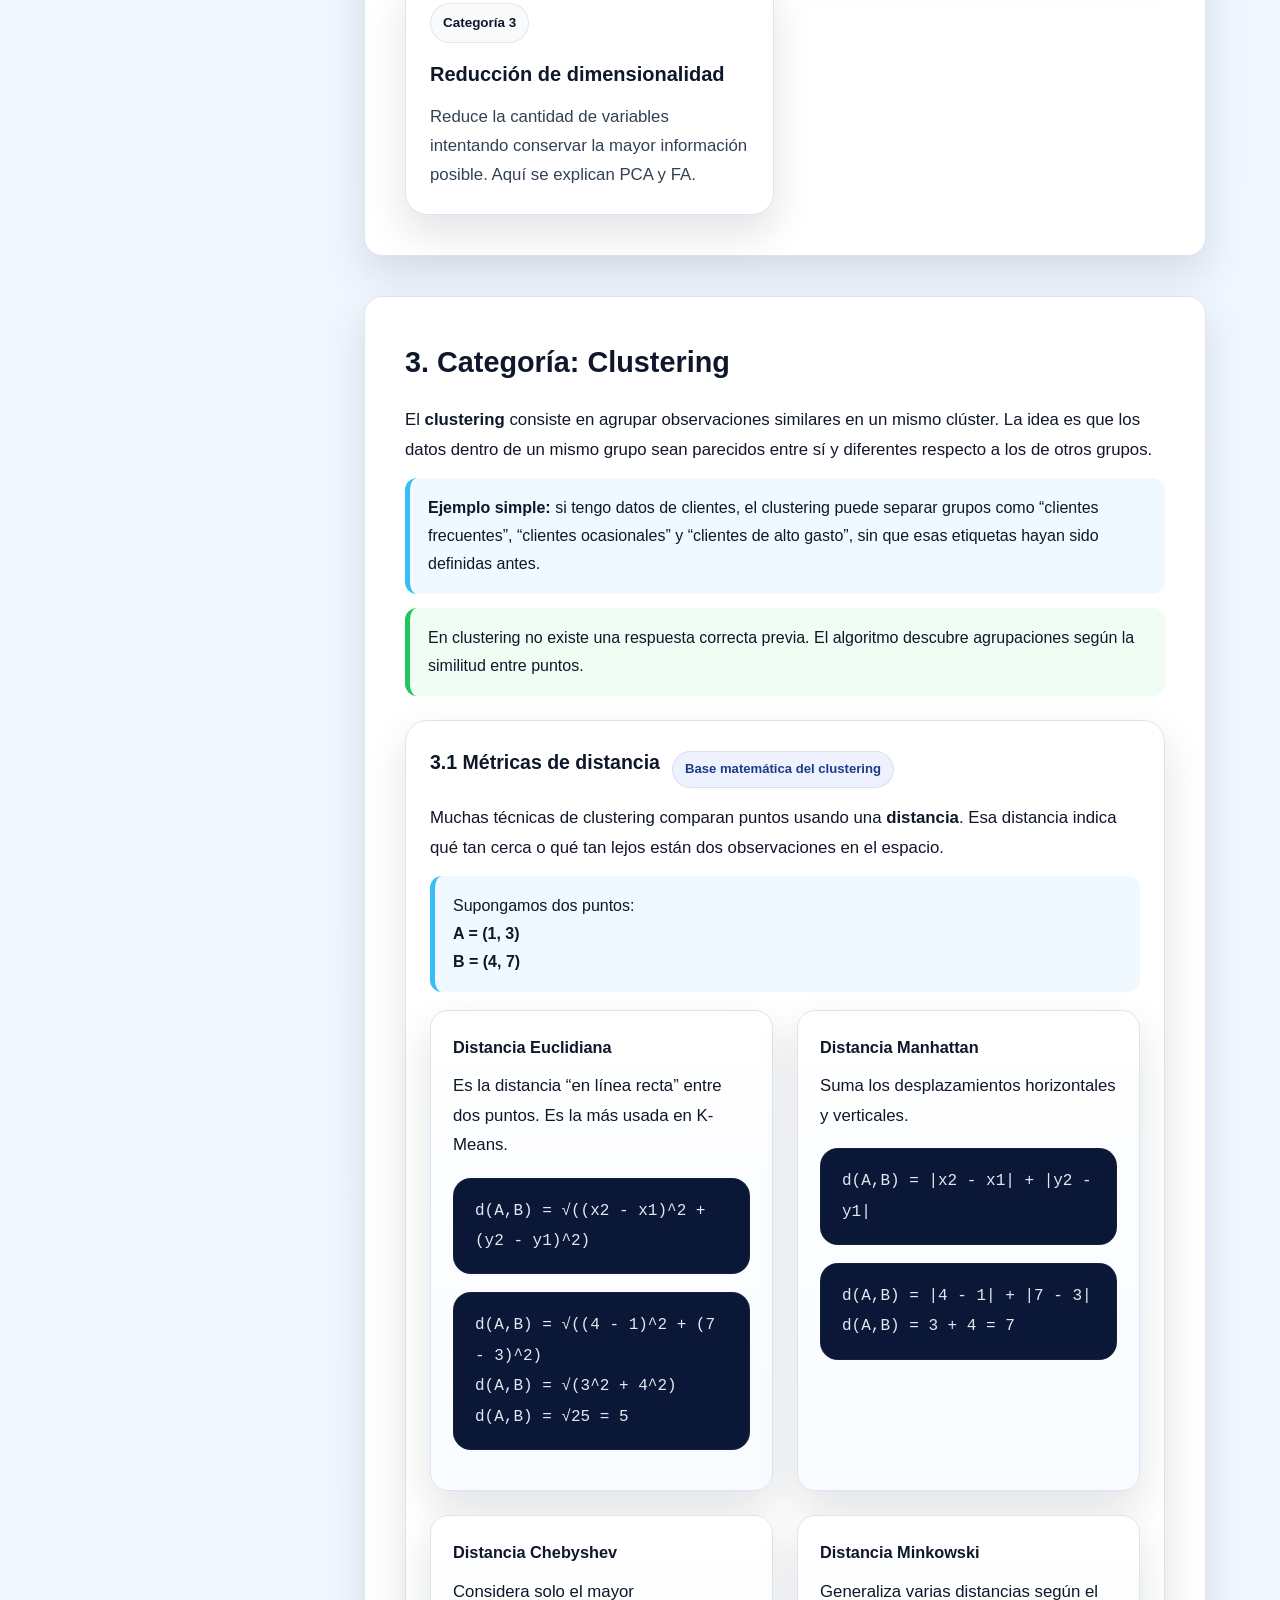
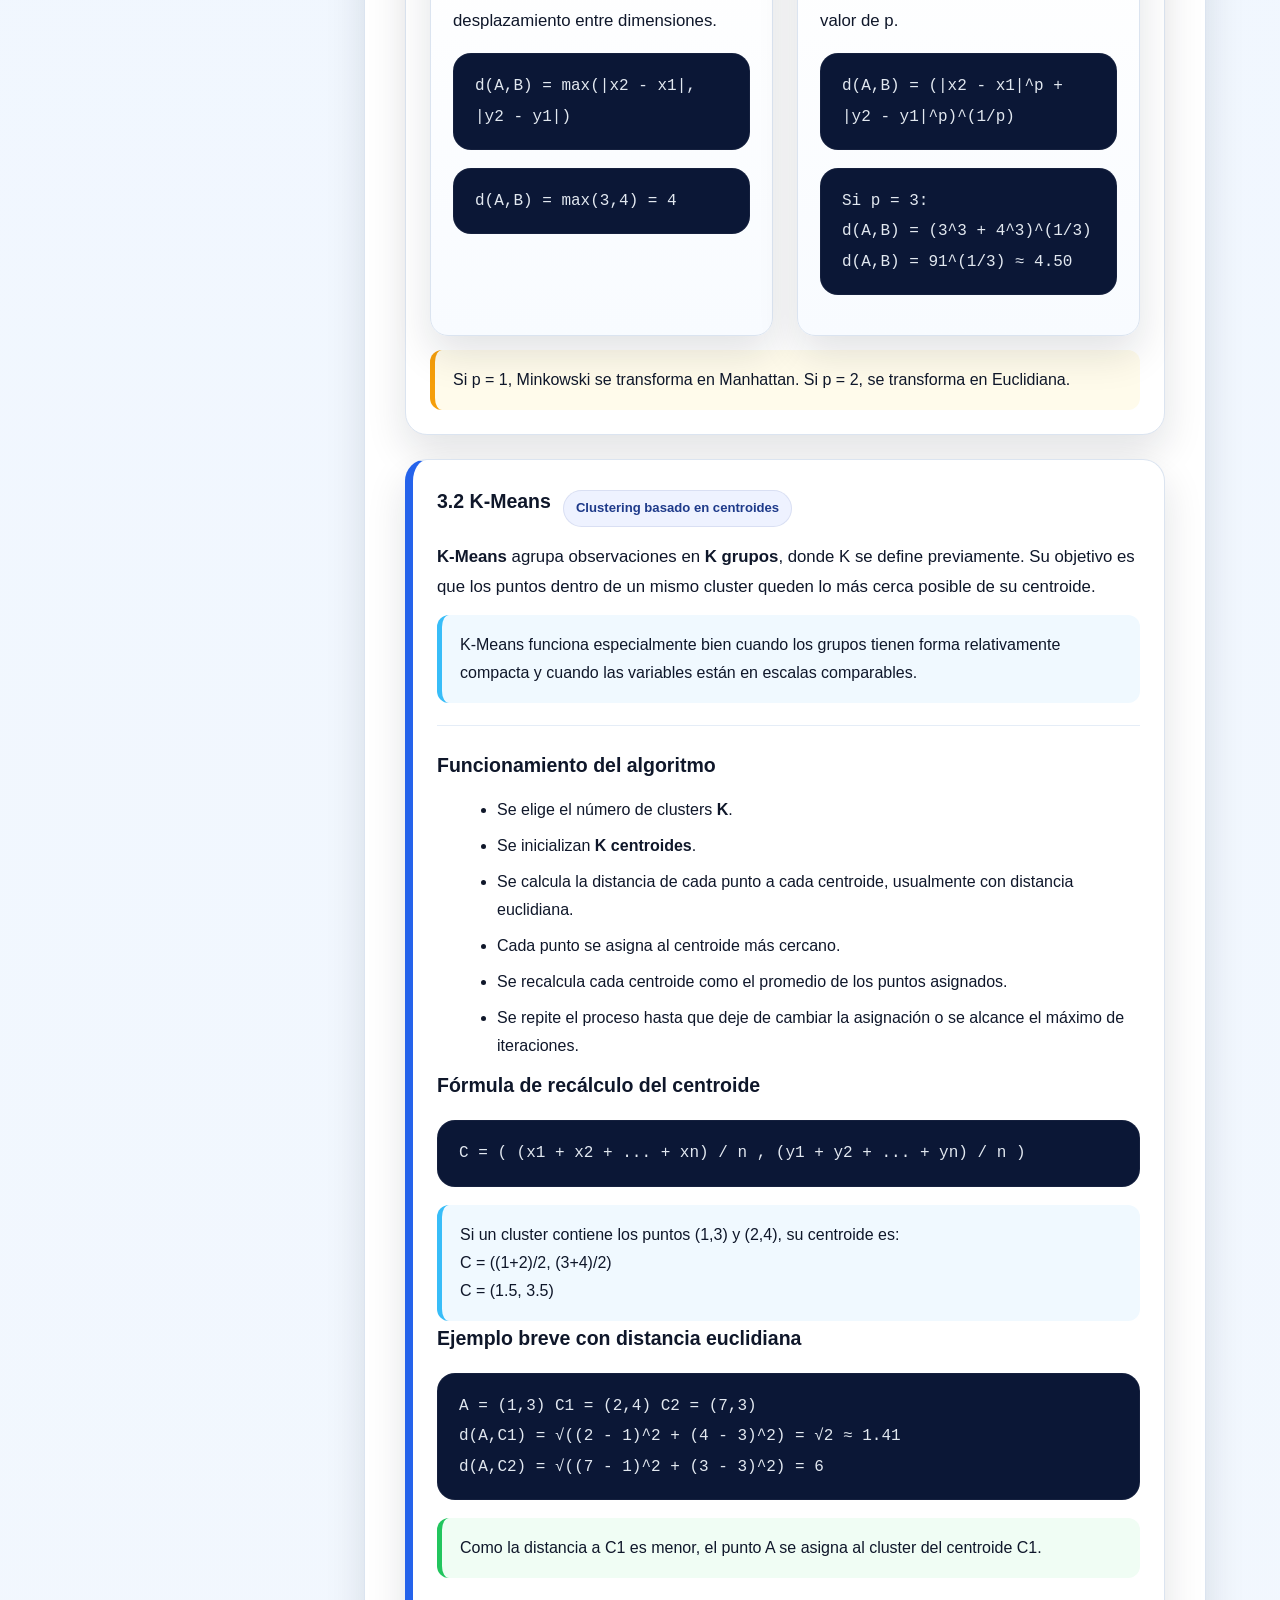
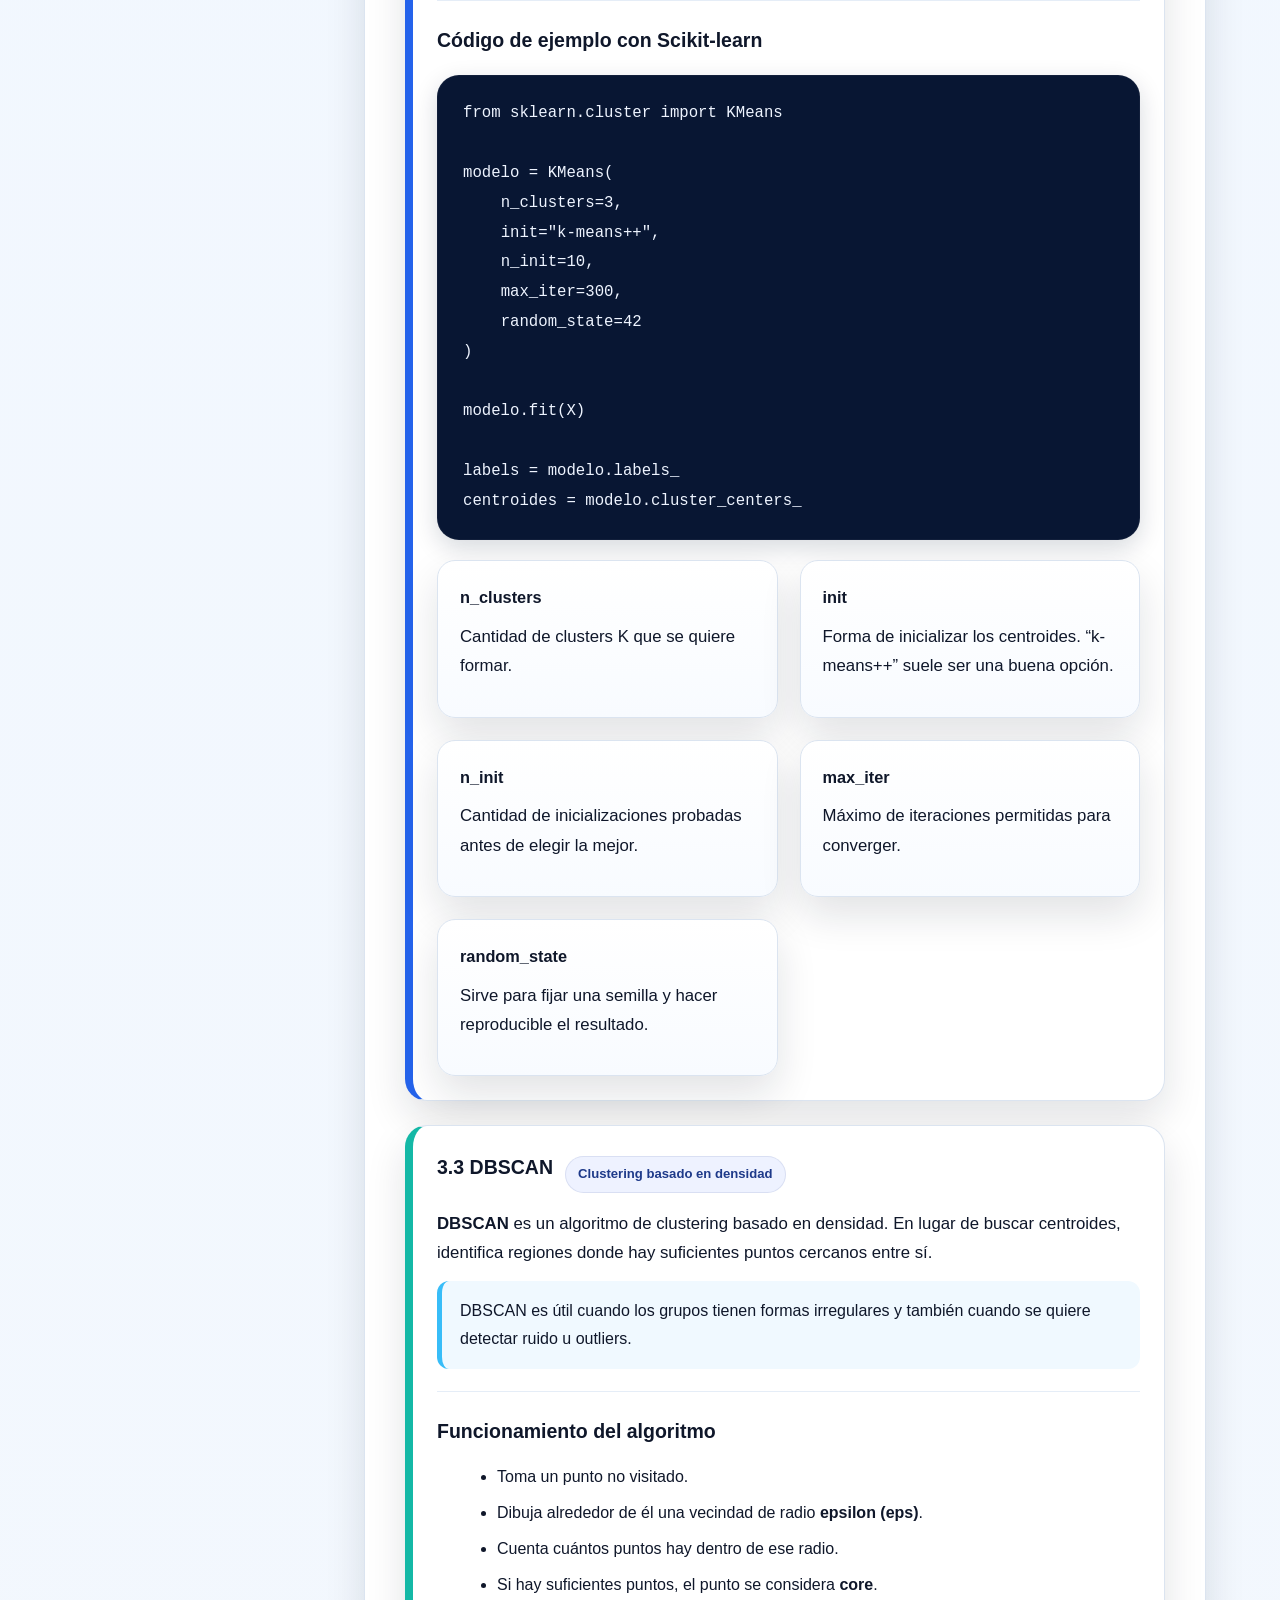
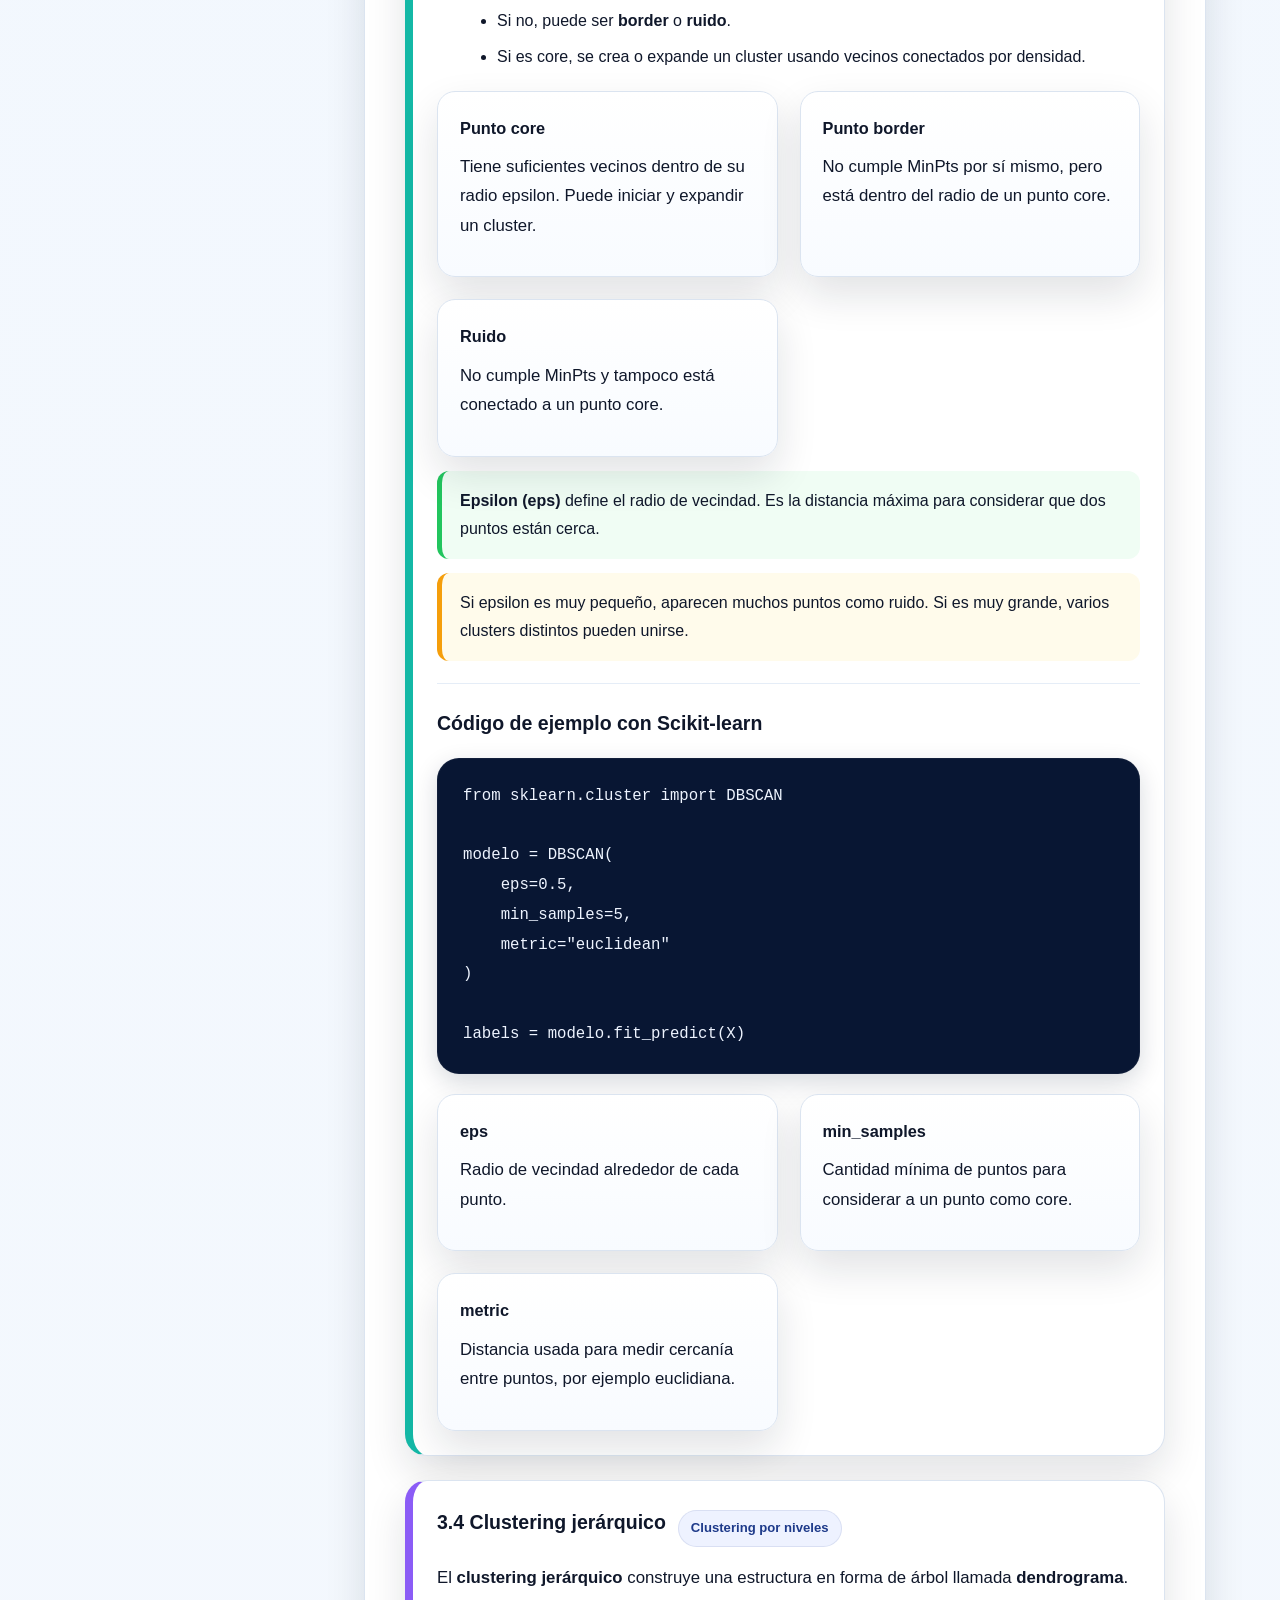
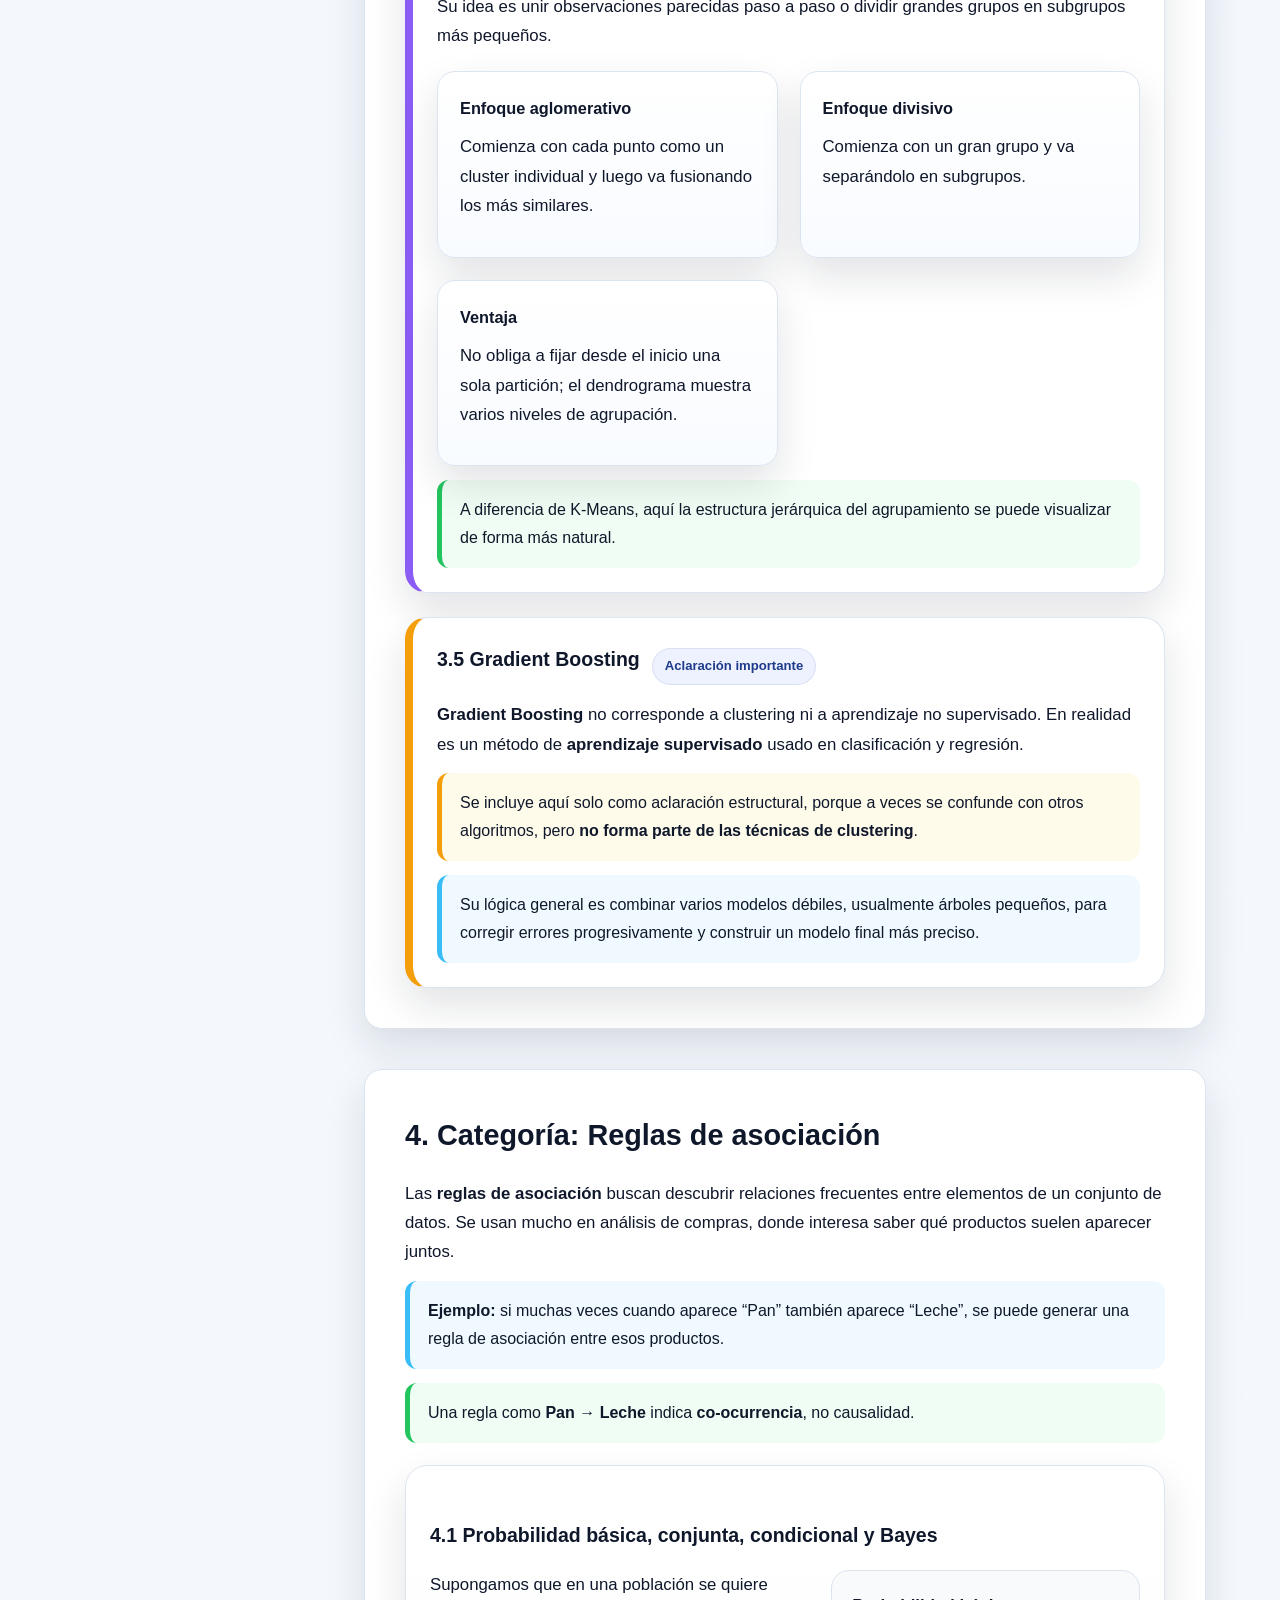
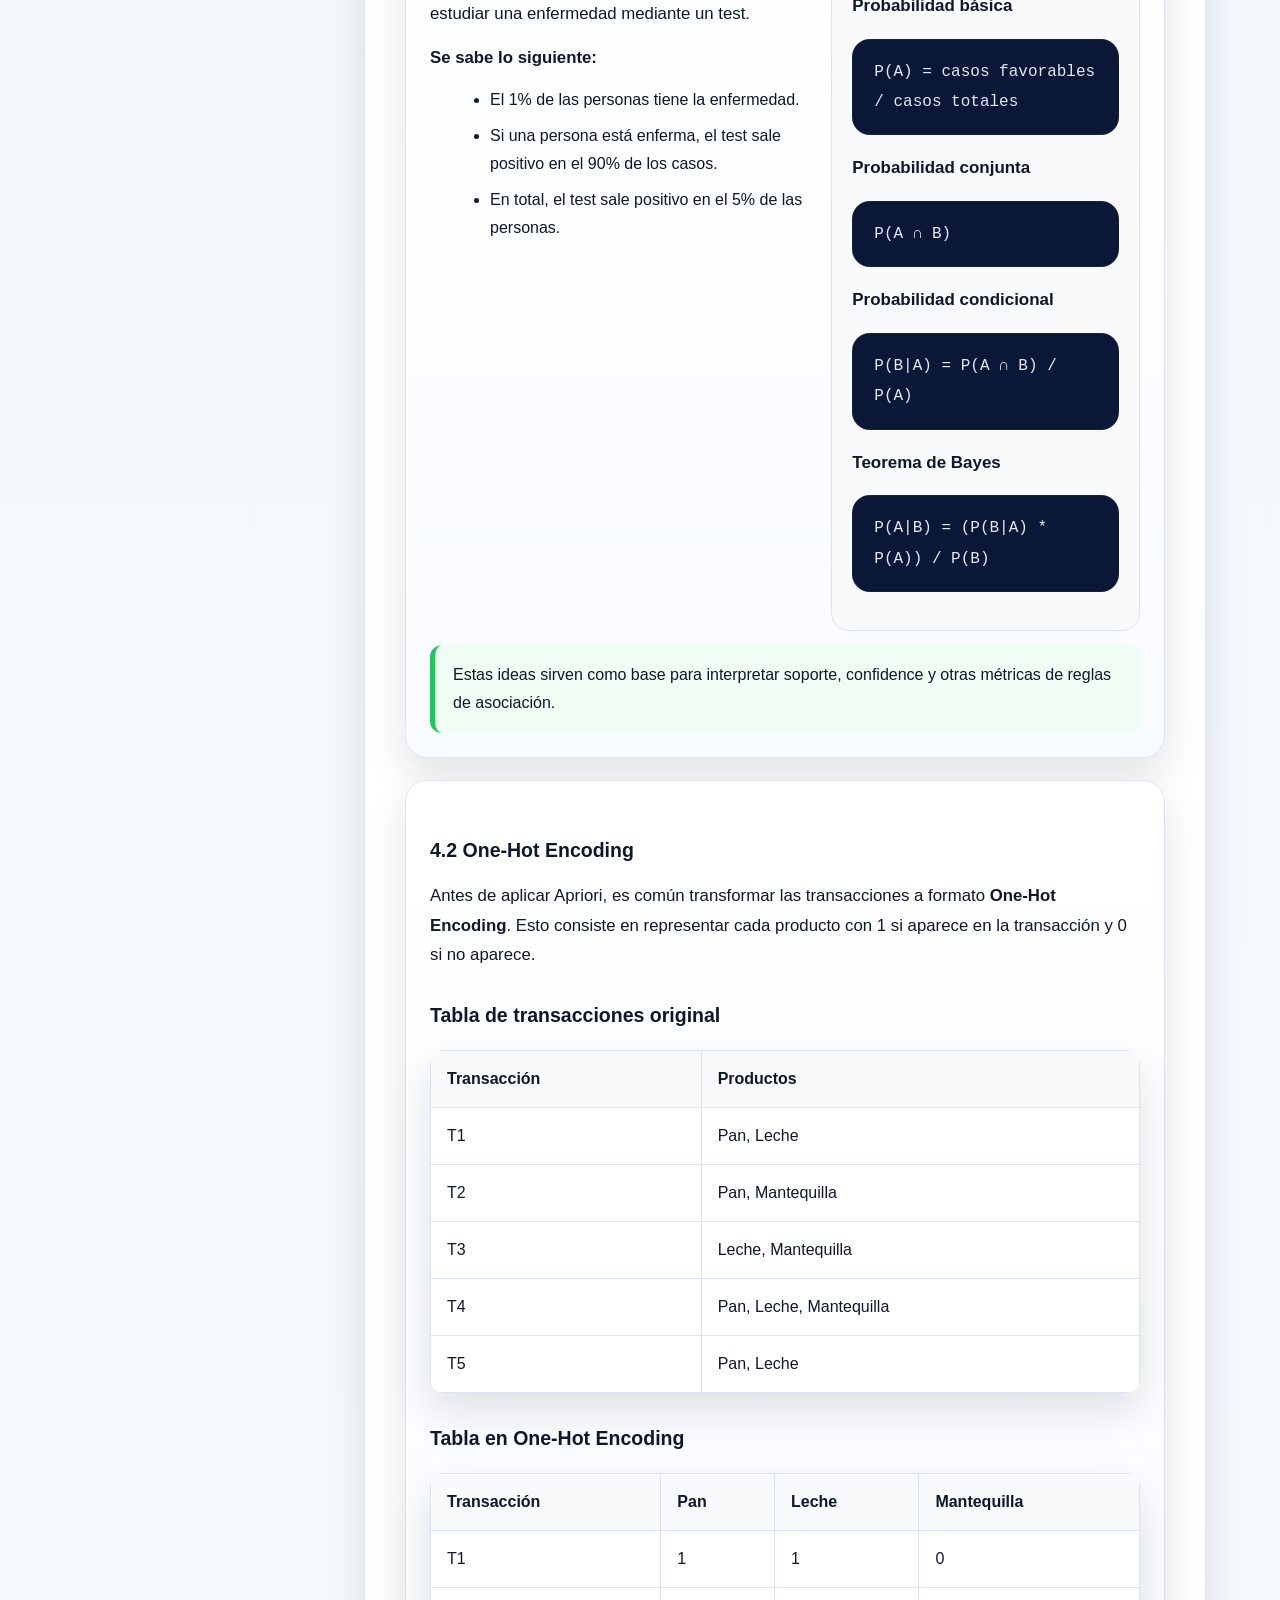
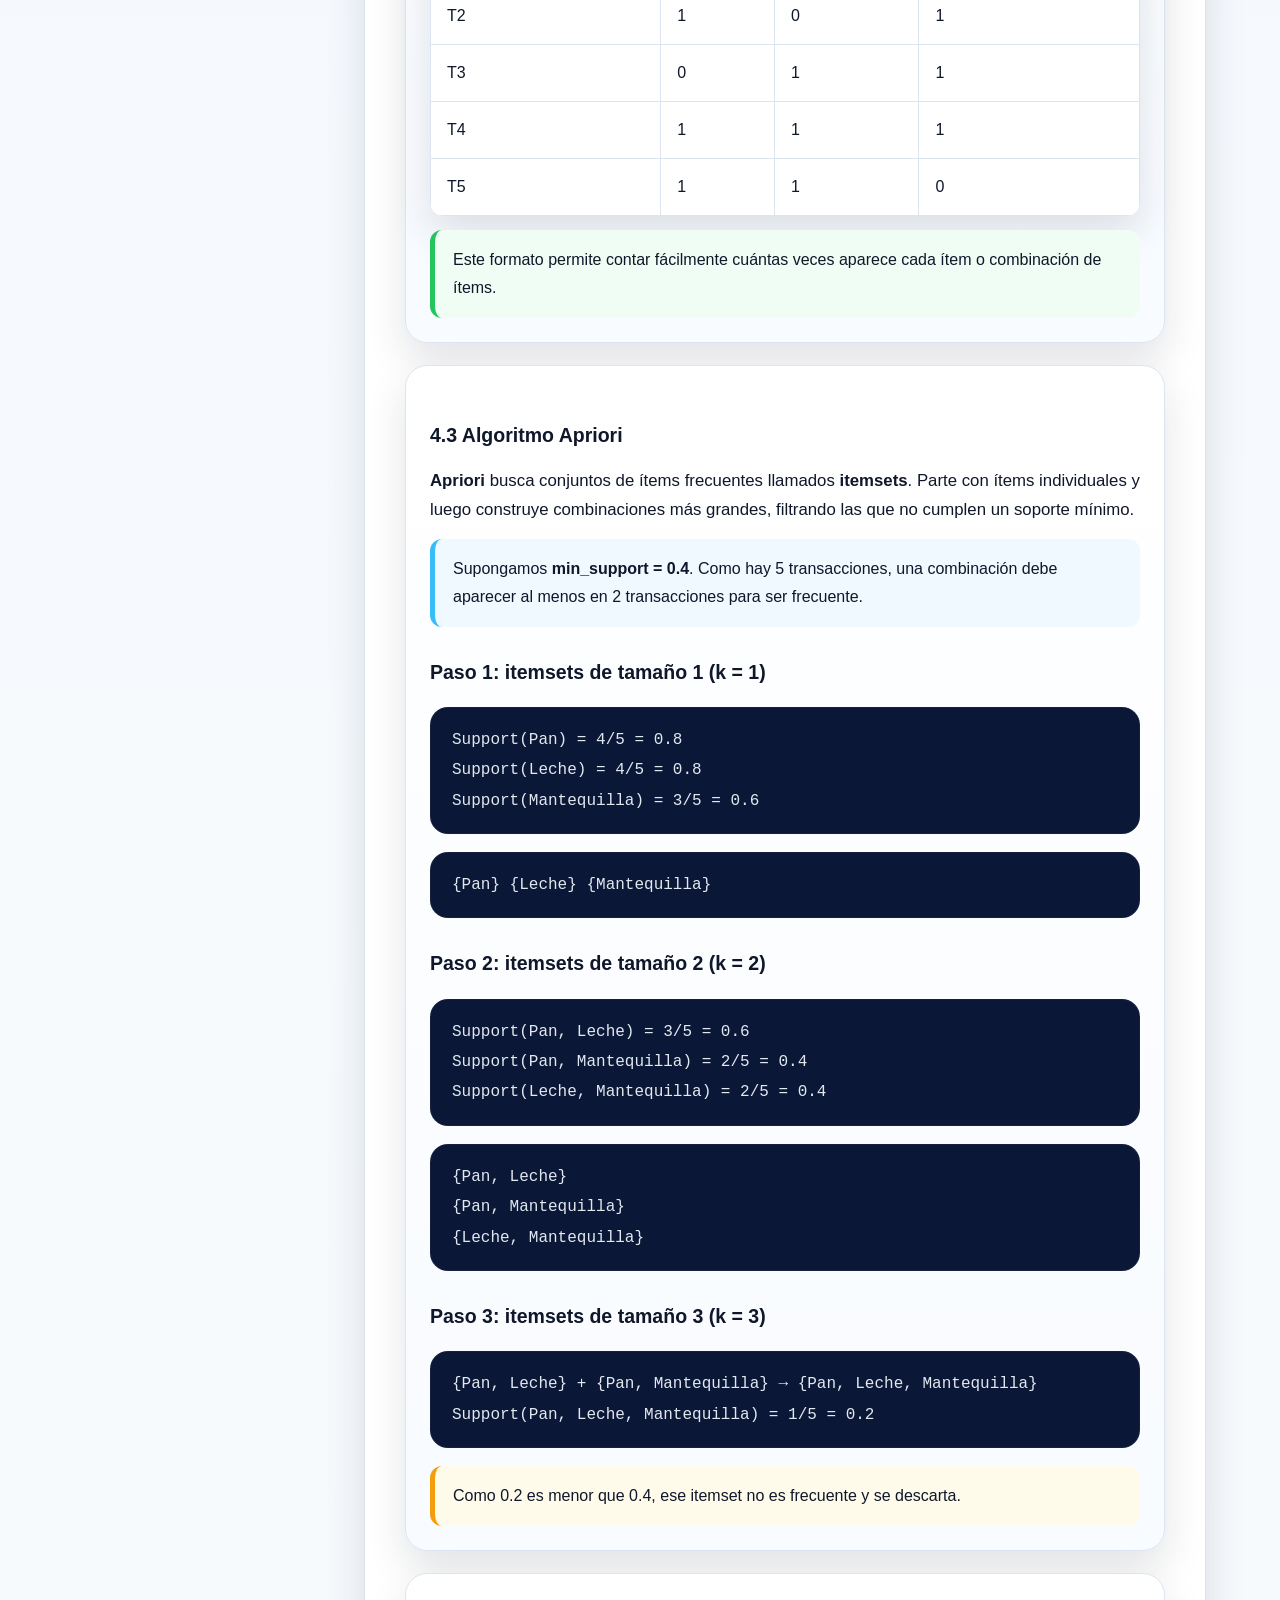
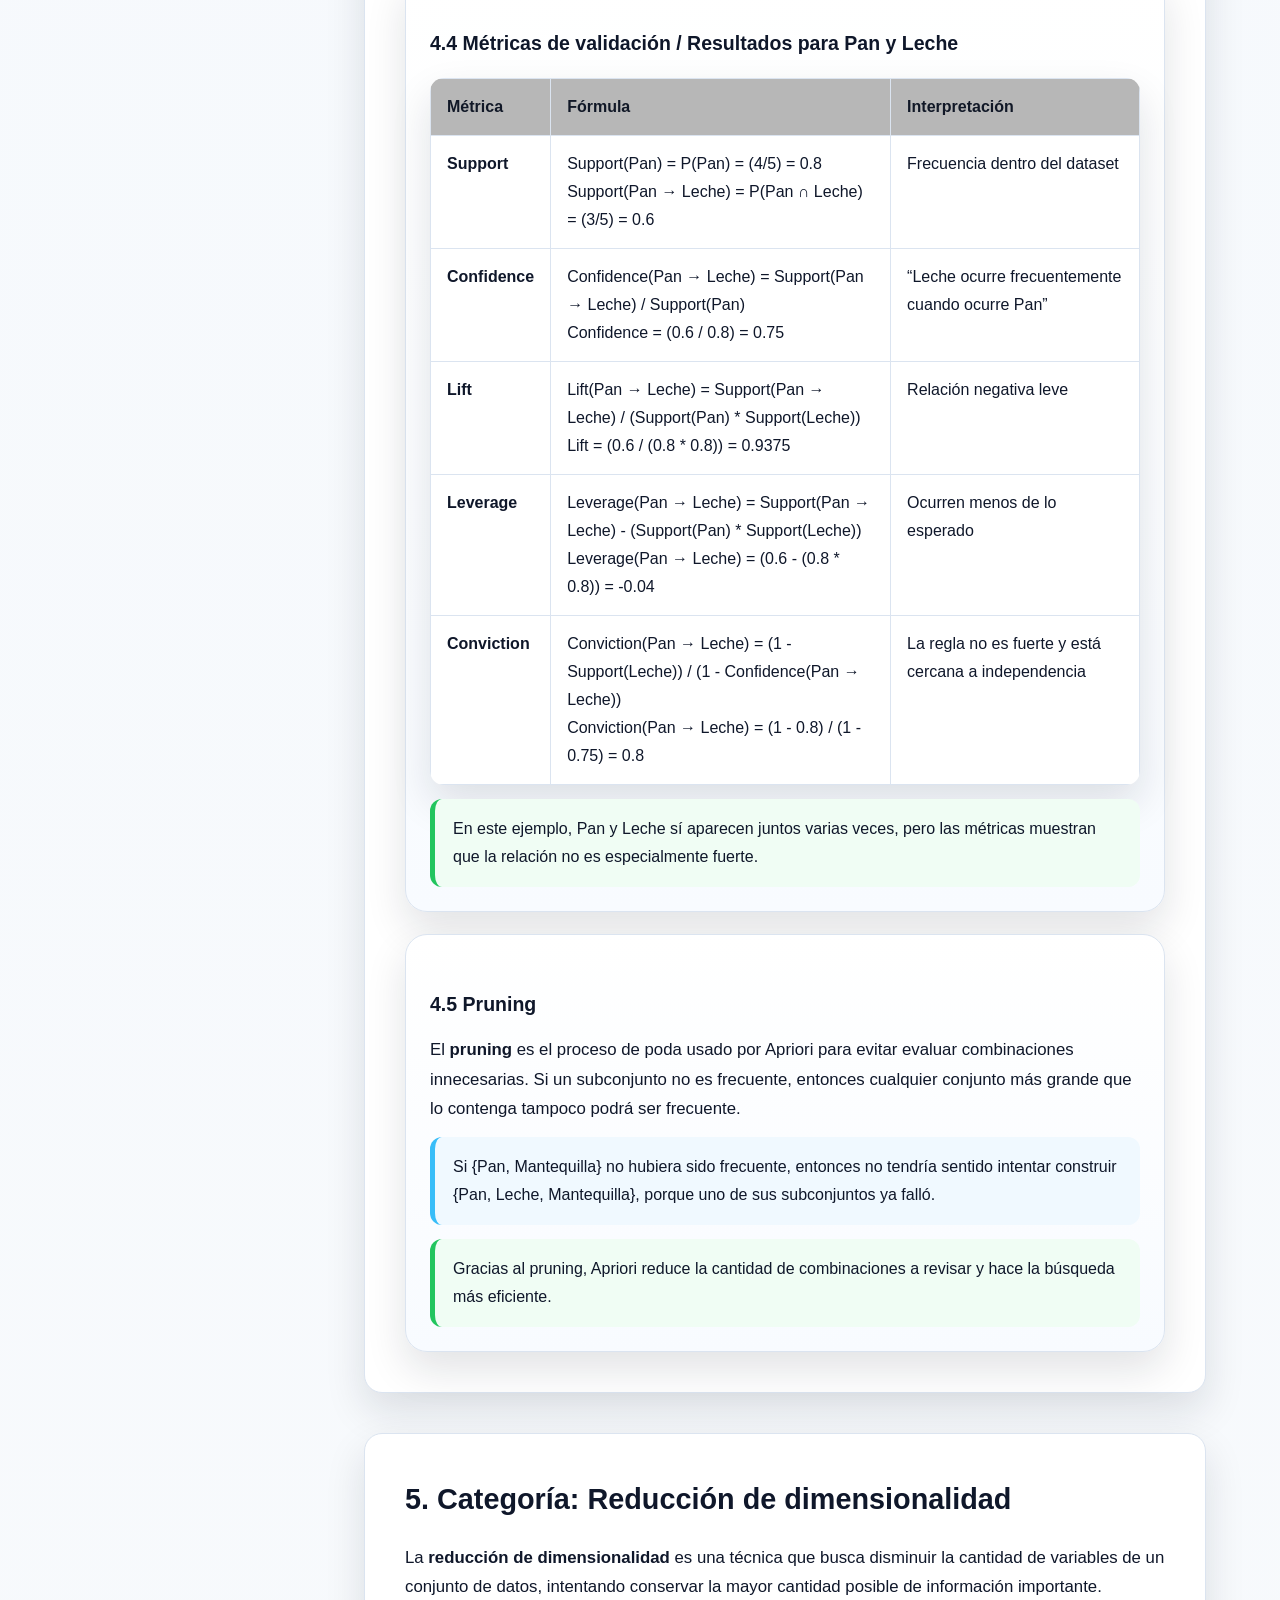
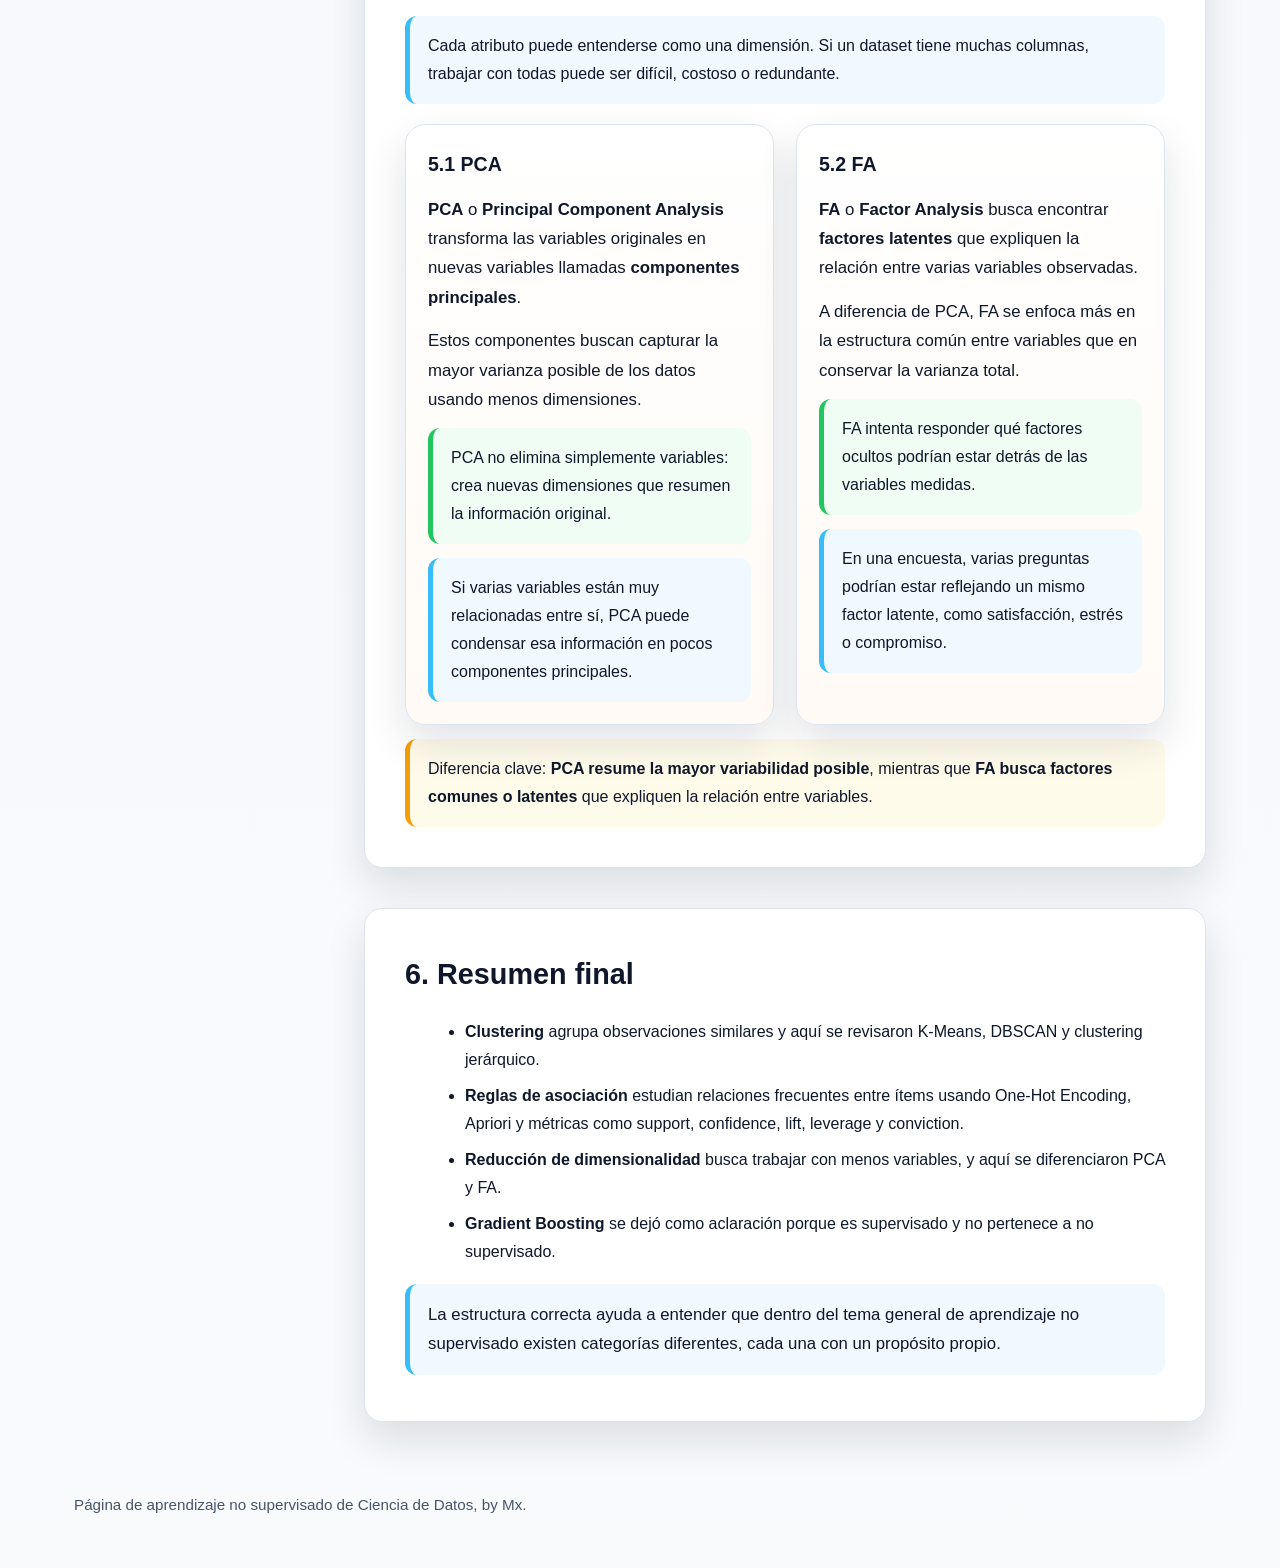
<file: nosupervisado.html>
<!DOCTYPE html>
<html lang="es">
<head>
  <meta charset="UTF-8" />
  <meta name="viewport" content="width=device-width, initial-scale=1.0" />
  <title>Aprendizaje No Supervisado | Ciencia de Datos</title>
  <link rel="stylesheet" href="styles.css">
  <style>
    .topic-grid{
      display:grid;
      grid-template-columns:repeat(auto-fit, minmax(260px,1fr));
      gap:22px;
      margin-top:20px;
    }

    .mini-card{
      border:1px solid var(--border);
      border-radius:18px;
      padding:22px;
      background:linear-gradient(180deg,#ffffff 0%, #f8fbff 100%);
      box-shadow:var(--shadow);
    }

    .mini-card h4{
      margin:0 0 10px;
      font-size:1.02rem;
      color:#0f172a;
    }

    .formula{
      background:#0b1736;
      color:#e2e8f0;
      border-radius:18px;
      padding:18px 22px;
      font-family:Consolas, "Courier New", monospace;
      overflow:auto;
      line-height:1.9;
      margin:18px 0;
      box-shadow:inset 0 0 0 1px rgba(255,255,255,.04);
    }

    .stage-box{
      border:1px solid var(--border);
      border-radius:22px;
      padding:24px;
      background:linear-gradient(180deg,#ffffff 0%, #f8fbff 100%);
      margin-top:22px;
    }

    .substage{
      margin-top:22px;
      padding-top:22px;
      border-top:1px solid #e5edf7;
    }

    .substage:first-child{
      margin-top:0;
      padding-top:0;
      border-top:none;
    }

    .example-box{
      border-left:5px solid var(--primary);
      background:#f0f9ff;
      padding:16px 18px;
      border-radius:12px;
      margin-top:14px;
    }

    .note-box{
      border-left:5px solid #22c55e;
      background:#f0fdf4;
      padding:16px 18px;
      border-radius:12px;
      margin-top:14px;
    }

    .warn-box{
      border-left:5px solid #f59e0b;
      background:#fffbeb;
      padding:16px 18px;
      border-radius:12px;
      margin-top:14px;
    }

    .compare-table{
      width:100%;
      border-collapse:collapse;
      margin-top:18px;
      overflow:hidden;
      border-radius:14px;
      background:white;
      box-shadow:var(--shadow);
    }

    .compare-table th,
    .compare-table td{
      border:1px solid var(--border);
      padding:14px 16px;
      text-align:left;
      vertical-align:top;
    }

    .compare-table th{
      background:#f8fafc;
    }

    .step-list{
      margin:14px 0 0 20px;
    }

    .step-list li{
      margin:8px 0;
    }

    .code-demo{
      background:#081633;
      color:#eef4ff;
      border-radius:22px;
      padding:24px 26px;
      font-family:Consolas, "Courier New", monospace;
      font-size:.98rem;
      line-height:1.9;
      overflow:auto;
      box-shadow:
        inset 0 0 0 1px rgba(255,255,255,.04),
        0 8px 24px rgba(8,22,51,.16);
      margin-top:18px;
    }

    .code-demo pre{
      margin:0;
      white-space:pre-wrap;
      word-break:break-word;
    }

    .metric-grid{
      display:grid;
      grid-template-columns:repeat(auto-fit, minmax(320px,1fr));
      gap:24px;
      margin-top:18px;
    }

    .category-wrap{
      display:grid;
      grid-template-columns:repeat(auto-fit, minmax(280px,1fr));
      gap:22px;
      margin-top:24px;
    }

    .category-card{
      border-radius:22px;
      padding:24px;
      color:#0f172a;
      border:1px solid var(--border);
      box-shadow:var(--shadow);
      background:white;
      position:relative;
      overflow:hidden;
    }

    .category-card::before{
      content:"";
      position:absolute;
      left:0;
      top:0;
      width:100%;
      height:6px;
    }

    .category-card.cluster::before{
      background:linear-gradient(90deg,#2563eb,#38bdf8);
    }

    .category-card.association::before{
      background:linear-gradient(90deg,#22c55e,#84cc16);
    }

    .category-card.reduction::before{
      background:linear-gradient(90deg,#f59e0b,#fb7185);
    }

    .category-pill{
      display:inline-flex;
      align-items:center;
      padding:7px 12px;
      border-radius:999px;
      font-size:.84rem;
      font-weight:700;
      margin-bottom:14px;
      border:1px solid rgba(15,23,42,.08);
      background:#f8fafc;
    }

    .category-card h3{
      margin:0 0 10px;
      font-size:1.25rem;
    }

    .category-card p{
      margin:0;
      color:#334155;
    }

    .section-banner{
      margin-top:8px;
      border-radius:20px;
      padding:22px 24px;
      border:1px solid var(--border);
      box-shadow:var(--shadow);
      background:
        radial-gradient(circle at top right, rgba(56,189,248,.18), transparent 25%),
        linear-gradient(180deg,#ffffff 0%, #f8fbff 100%);
    }

    .section-banner h2{
      margin:0 0 8px;
    }

    .cluster-block{
      margin-top:24px;
      padding:24px;
      border-radius:22px;
      border:1px solid var(--border);
      box-shadow:var(--shadow);
      background:#ffffff;
      position:relative;
    }

    .cluster-block h3{
      margin-top:0;
    }

    .cluster-block.cluster-kmeans{
      border-left:8px solid #2563eb;
    }

    .cluster-block.cluster-dbscan{
      border-left:8px solid #14b8a6;
    }

    .cluster-block.cluster-hier{
      border-left:8px solid #8b5cf6;
    }

    .cluster-block.cluster-gb{
      border-left:8px solid #f59e0b;
    }

    .cluster-header{
      display:flex;
      align-items:center;
      gap:12px;
      margin-bottom:10px;
      flex-wrap:wrap;
    }

    .cluster-label{
      padding:6px 12px;
      border-radius:999px;
      font-size:.82rem;
      font-weight:700;
      background:#eef2ff;
      color:#1e3a8a;
      border:1px solid rgba(30,58,138,.10);
    }

    .association-metric-table th{
      background:#b7b7b7;
      color:#111827;
      font-size:1rem;
    }

    .association-metric-table td strong{
      font-size:1rem;
    }

    .simple-prob-grid{
      display:grid;
      grid-template-columns:1.1fr .9fr;
      gap:24px;
      margin-top:18px;
      align-items:start;
    }

    .soft-panel{
      background:#f8fafc;
      border:1px solid var(--border);
      border-radius:18px;
      padding:20px;
    }

    .soft-panel h4{
      margin:0 0 12px;
      font-size:1.06rem;
    }

    .reduction-card{
      border:1px solid var(--border);
      border-radius:20px;
      padding:22px;
      background:linear-gradient(180deg,#ffffff 0%, #fffaf5 100%);
      box-shadow:var(--shadow);
    }

    .reduction-card h3{
      margin-top:0;
    }

    @media (max-width: 980px){
      .simple-prob-grid{
        grid-template-columns:1fr;
      }
    }
  </style>
</head>
<body>
  <header class="hero">
    <div class="wrap">
      <h1>Aprendizaje No Supervisado</h1>
      <p>
        Contenido explicativo sobre clustering, reglas de asociación y reducción de dimensionalidad,
        con fórmulas, ejemplos desarrollados y una estructura visual que separa claramente cada categoría.
      </p>
    </div>
  </header>

  <div class="layout">
    <aside class="toc">
      <h2>Índice</h2>
      <ul>
        <li><a href="#intro">1. ¿Qué es el aprendizaje no supervisado?</a></li>
        <li><a href="#categorias">2. Categorías principales</a></li>
        <li><a href="#clustering">3. Clustering</a></li>
        <li><a href="#distancias">3.1 Métricas de distancia</a></li>
        <li><a href="#kmeans">3.2 K-Means</a></li>
        <li><a href="#dbscan">3.3 DBSCAN</a></li>
        <li><a href="#jerarquico">3.4 Clustering jerárquico</a></li>
        <li><a href="#gradientboosting">3.5 Gradient Boosting</a></li>
        <li><a href="#reglas">4. Reglas de asociación</a></li>
        <li><a href="#probabilidad">4.1 Probabilidad básica y Bayes</a></li>
        <li><a href="#ohe">4.2 One-Hot Encoding</a></li>
        <li><a href="#apriori">4.3 Algoritmo Apriori</a></li>
        <li><a href="#metricas-reglas">4.4 Métricas de validación</a></li>
        <li><a href="#pruning">4.5 Pruning</a></li>
        <li><a href="#reduccion">5. Reducción de dimensionalidad</a></li>
        <li><a href="#pca">5.1 PCA</a></li>
        <li><a href="#fa">5.2 FA</a></li>
      </ul>
    </aside>

    <main>
      <section id="intro">
        <h2>1. ¿Qué es el aprendizaje no supervisado?</h2>
        <p>
          El <strong>aprendizaje no supervisado</strong> es una rama del Machine Learning donde los datos
          no tienen una variable objetivo conocida. El algoritmo no recibe una respuesta correcta para comparar,
          sino que busca descubrir estructuras, agrupaciones o relaciones ocultas dentro del conjunto de datos.
        </p>

        <div class="intro-grid">
          <div class="card">
            <span class="pill blue">Idea principal</span>
            <p>Busca patrones sin etiquetas conocidas como “aprobado/reprobado” o “fraude/no fraude”.</p>
          </div>
          <div class="card">
            <span class="pill green">Usos comunes</span>
            <p>Segmentación de clientes, agrupación de documentos, búsqueda de anomalías y reglas de compra frecuente.</p>
          </div>
          <div class="card">
            <span class="pill orange">Enfoques vistos</span>
            <p>Clustering, reglas de asociación y reducción de la dimensionalidad.</p>
          </div>
        </div>
      </section>

      <section id="categorias">
        <div class="section-banner">
          <h2>2. Categorías principales dentro del contenido</h2>
          <p>
            Para que la estructura se entienda mejor, este material separa el aprendizaje no supervisado en
            tres grandes categorías distintas: <strong>Clustering</strong>, <strong>Reglas de asociación</strong>
            y <strong>Reducción de dimensionalidad</strong>.
          </p>
        </div>

        <div class="category-wrap">
          <div class="category-card cluster">
            <span class="category-pill">Categoría 1</span>
            <h3>Clustering</h3>
            <p>
              Agrupa observaciones similares en clusters. Aquí entran K-Means, DBSCAN y clustering jerárquico.
            </p>
          </div>

          <div class="category-card association">
            <span class="category-pill">Categoría 2</span>
            <h3>Reglas de asociación</h3>
            <p>
              Busca relaciones frecuentes entre ítems. Aquí se estudian One-Hot Encoding, Apriori,
              soporte, confidence, lift, leverage y conviction.
            </p>
          </div>

          <div class="category-card reduction">
            <span class="category-pill">Categoría 3</span>
            <h3>Reducción de dimensionalidad</h3>
            <p>
              Reduce la cantidad de variables intentando conservar la mayor información posible.
              Aquí se explican PCA y FA.
            </p>
          </div>
        </div>
      </section>

      <section id="clustering">
        <h2>3. Categoría: Clustering</h2>
        <p>
          El <strong>clustering</strong> consiste en agrupar observaciones similares en un mismo clúster.
          La idea es que los datos dentro de un mismo grupo sean parecidos entre sí y diferentes respecto a los de otros grupos.
        </p>

        <div class="example-box">
          <strong>Ejemplo simple:</strong> si tengo datos de clientes, el clustering puede separar grupos como
          “clientes frecuentes”, “clientes ocasionales” y “clientes de alto gasto”, sin que esas etiquetas hayan sido definidas antes.
        </div>

        <div class="note-box">
          En clustering no existe una respuesta correcta previa. El algoritmo descubre agrupaciones según la similitud entre puntos.
        </div>

        <section id="distancias" class="cluster-block">
          <div class="cluster-header">
            <h3>3.1 Métricas de distancia</h3>
            <span class="cluster-label">Base matemática del clustering</span>
          </div>

          <p>
            Muchas técnicas de clustering comparan puntos usando una <strong>distancia</strong>.
            Esa distancia indica qué tan cerca o qué tan lejos están dos observaciones en el espacio.
          </p>

          <div class="example-box">
            Supongamos dos puntos:
            <br><strong>A = (1, 3)</strong>
            <br><strong>B = (4, 7)</strong>
          </div>

          <div class="metric-grid">
            <div class="mini-card">
              <h4>Distancia Euclidiana</h4>
              <p>Es la distancia “en línea recta” entre dos puntos. Es la más usada en K-Means.</p>
              <div class="formula">
d(A,B) = √((x2 - x1)^2 + (y2 - y1)^2)
              </div>
              <div class="formula">
d(A,B) = √((4 - 1)^2 + (7 - 3)^2)<br>
d(A,B) = √(3^2 + 4^2)<br>
d(A,B) = √25 = 5
              </div>
            </div>

            <div class="mini-card">
              <h4>Distancia Manhattan</h4>
              <p>Suma los desplazamientos horizontales y verticales.</p>
              <div class="formula">
d(A,B) = |x2 - x1| + |y2 - y1|
              </div>
              <div class="formula">
d(A,B) = |4 - 1| + |7 - 3|<br>
d(A,B) = 3 + 4 = 7
              </div>
            </div>

            <div class="mini-card">
              <h4>Distancia Chebyshev</h4>
              <p>Considera solo el mayor desplazamiento entre dimensiones.</p>
              <div class="formula">
d(A,B) = max(|x2 - x1|, |y2 - y1|)
              </div>
              <div class="formula">
d(A,B) = max(3,4) = 4
              </div>
            </div>

            <div class="mini-card">
              <h4>Distancia Minkowski</h4>
              <p>Generaliza varias distancias según el valor de p.</p>
              <div class="formula">
d(A,B) = (|x2 - x1|^p + |y2 - y1|^p)^(1/p)
              </div>
              <div class="formula">
Si p = 3:<br>
d(A,B) = (3^3 + 4^3)^(1/3)<br>
d(A,B) = 91^(1/3) ≈ 4.50
              </div>
            </div>
          </div>

          <div class="warn-box">
            Si p = 1, Minkowski se transforma en Manhattan. Si p = 2, se transforma en Euclidiana.
          </div>
        </section>

        <section id="kmeans" class="cluster-block cluster-kmeans">
          <div class="cluster-header">
            <h3>3.2 K-Means</h3>
            <span class="cluster-label">Clustering basado en centroides</span>
          </div>

          <p>
            <strong>K-Means</strong> agrupa observaciones en <strong>K grupos</strong>, donde K se define previamente.
            Su objetivo es que los puntos dentro de un mismo cluster queden lo más cerca posible de su centroide.
          </p>

          <div class="example-box">
            K-Means funciona especialmente bien cuando los grupos tienen forma relativamente compacta
            y cuando las variables están en escalas comparables.
          </div>

          <div class="substage">
            <h3>Funcionamiento del algoritmo</h3>
            <ul class="step-list">
              <li>Se elige el número de clusters <strong>K</strong>.</li>
              <li>Se inicializan <strong>K centroides</strong>.</li>
              <li>Se calcula la distancia de cada punto a cada centroide, usualmente con distancia euclidiana.</li>
              <li>Cada punto se asigna al centroide más cercano.</li>
              <li>Se recalcula cada centroide como el promedio de los puntos asignados.</li>
              <li>Se repite el proceso hasta que deje de cambiar la asignación o se alcance el máximo de iteraciones.</li>
            </ul>

            <h3>Fórmula de recálculo del centroide</h3>
            <div class="formula">
C = ( (x1 + x2 + ... + xn) / n , (y1 + y2 + ... + yn) / n )
            </div>

            <div class="example-box">
              Si un cluster contiene los puntos (1,3) y (2,4), su centroide es:
              <br>C = ((1+2)/2, (3+4)/2)
              <br>C = (1.5, 3.5)
            </div>

            <h3>Ejemplo breve con distancia euclidiana</h3>
            <div class="formula">
A = (1,3)
C1 = (2,4)
C2 = (7,3)<br>

d(A,C1) = √((2 - 1)^2 + (4 - 3)^2) = √2 ≈ 1.41<br>
d(A,C2) = √((7 - 1)^2 + (3 - 3)^2) = 6
            </div>

            <div class="note-box">
              Como la distancia a C1 es menor, el punto A se asigna al cluster del centroide C1.
            </div>
          </div>

          <div class="substage">
            <h3>Código de ejemplo con Scikit-learn</h3>
            <div class="code-demo">
<pre>from sklearn.cluster import KMeans

modelo = KMeans(
    n_clusters=3,
    init="k-means++",
    n_init=10,
    max_iter=300,
    random_state=42
)

modelo.fit(X)

labels = modelo.labels_
centroides = modelo.cluster_centers_</pre>
            </div>

            <div class="topic-grid">
              <div class="mini-card">
                <h4>n_clusters</h4>
                <p>Cantidad de clusters K que se quiere formar.</p>
              </div>
              <div class="mini-card">
                <h4>init</h4>
                <p>Forma de inicializar los centroides. “k-means++” suele ser una buena opción.</p>
              </div>
              <div class="mini-card">
                <h4>n_init</h4>
                <p>Cantidad de inicializaciones probadas antes de elegir la mejor.</p>
              </div>
              <div class="mini-card">
                <h4>max_iter</h4>
                <p>Máximo de iteraciones permitidas para converger.</p>
              </div>
              <div class="mini-card">
                <h4>random_state</h4>
                <p>Sirve para fijar una semilla y hacer reproducible el resultado.</p>
              </div>
            </div>
          </div>
        </section>

        <section id="dbscan" class="cluster-block cluster-dbscan">
          <div class="cluster-header">
            <h3>3.3 DBSCAN</h3>
            <span class="cluster-label">Clustering basado en densidad</span>
          </div>

          <p>
            <strong>DBSCAN</strong> es un algoritmo de clustering basado en densidad.
            En lugar de buscar centroides, identifica regiones donde hay suficientes puntos cercanos entre sí.
          </p>

          <div class="example-box">
            DBSCAN es útil cuando los grupos tienen formas irregulares y también cuando se quiere detectar ruido u outliers.
          </div>

          <div class="substage">
            <h3>Funcionamiento del algoritmo</h3>
            <ul class="step-list">
              <li>Toma un punto no visitado.</li>
              <li>Dibuja alrededor de él una vecindad de radio <strong>epsilon (eps)</strong>.</li>
              <li>Cuenta cuántos puntos hay dentro de ese radio.</li>
              <li>Si hay suficientes puntos, el punto se considera <strong>core</strong>.</li>
              <li>Si no, puede ser <strong>border</strong> o <strong>ruido</strong>.</li>
              <li>Si es core, se crea o expande un cluster usando vecinos conectados por densidad.</li>
            </ul>

            <div class="topic-grid">
              <div class="mini-card">
                <h4>Punto core</h4>
                <p>Tiene suficientes vecinos dentro de su radio epsilon. Puede iniciar y expandir un cluster.</p>
              </div>
              <div class="mini-card">
                <h4>Punto border</h4>
                <p>No cumple MinPts por sí mismo, pero está dentro del radio de un punto core.</p>
              </div>
              <div class="mini-card">
                <h4>Ruido</h4>
                <p>No cumple MinPts y tampoco está conectado a un punto core.</p>
              </div>
            </div>

            <div class="note-box">
              <strong>Epsilon (eps)</strong> define el radio de vecindad. Es la distancia máxima para considerar que dos puntos están cerca.
            </div>

            <div class="warn-box">
              Si epsilon es muy pequeño, aparecen muchos puntos como ruido. Si es muy grande, varios clusters distintos pueden unirse.
            </div>
          </div>

          <div class="substage">
            <h3>Código de ejemplo con Scikit-learn</h3>
            <div class="code-demo">
<pre>from sklearn.cluster import DBSCAN

modelo = DBSCAN(
    eps=0.5,
    min_samples=5,
    metric="euclidean"
)

labels = modelo.fit_predict(X)</pre>
            </div>

            <div class="topic-grid">
              <div class="mini-card">
                <h4>eps</h4>
                <p>Radio de vecindad alrededor de cada punto.</p>
              </div>
              <div class="mini-card">
                <h4>min_samples</h4>
                <p>Cantidad mínima de puntos para considerar a un punto como core.</p>
              </div>
              <div class="mini-card">
                <h4>metric</h4>
                <p>Distancia usada para medir cercanía entre puntos, por ejemplo euclidiana.</p>
              </div>
            </div>
          </div>
        </section>

        <section id="jerarquico" class="cluster-block cluster-hier">
          <div class="cluster-header">
            <h3>3.4 Clustering jerárquico</h3>
            <span class="cluster-label">Clustering por niveles</span>
          </div>

          <p>
            El <strong>clustering jerárquico</strong> construye una estructura en forma de árbol llamada
            <strong>dendrograma</strong>. Su idea es unir observaciones parecidas paso a paso
            o dividir grandes grupos en subgrupos más pequeños.
          </p>

          <div class="topic-grid">
            <div class="mini-card">
              <h4>Enfoque aglomerativo</h4>
              <p>Comienza con cada punto como un cluster individual y luego va fusionando los más similares.</p>
            </div>
            <div class="mini-card">
              <h4>Enfoque divisivo</h4>
              <p>Comienza con un gran grupo y va separándolo en subgrupos.</p>
            </div>
            <div class="mini-card">
              <h4>Ventaja</h4>
              <p>No obliga a fijar desde el inicio una sola partición; el dendrograma muestra varios niveles de agrupación.</p>
            </div>
          </div>

          <div class="note-box">
            A diferencia de K-Means, aquí la estructura jerárquica del agrupamiento se puede visualizar de forma más natural.
          </div>
        </section>

        <section id="gradientboosting" class="cluster-block cluster-gb">
          <div class="cluster-header">
            <h3>3.5 Gradient Boosting</h3>
            <span class="cluster-label">Aclaración importante</span>
          </div>

          <p>
            <strong>Gradient Boosting</strong> no corresponde a clustering ni a aprendizaje no supervisado.
            En realidad es un método de <strong>aprendizaje supervisado</strong> usado en clasificación y regresión.
          </p>

          <div class="warn-box">
            Se incluye aquí solo como aclaración estructural, porque a veces se confunde con otros algoritmos,
            pero <strong>no forma parte de las técnicas de clustering</strong>.
          </div>

          <div class="example-box">
            Su lógica general es combinar varios modelos débiles, usualmente árboles pequeños,
            para corregir errores progresivamente y construir un modelo final más preciso.
          </div>
        </section>
      </section>

      <section id="reglas">
        <h2>4. Categoría: Reglas de asociación</h2>
        <p>
          Las <strong>reglas de asociación</strong> buscan descubrir relaciones frecuentes entre elementos de un conjunto de datos.
          Se usan mucho en análisis de compras, donde interesa saber qué productos suelen aparecer juntos.
        </p>

        <div class="example-box">
          <strong>Ejemplo:</strong> si muchas veces cuando aparece “Pan” también aparece “Leche”,
          se puede generar una regla de asociación entre esos productos.
        </div>

        <div class="note-box">
          Una regla como <strong>Pan → Leche</strong> indica <strong>co-ocurrencia</strong>, no causalidad.
        </div>

        <section id="probabilidad" class="stage-box">
          <h3>4.1 Probabilidad básica, conjunta, condicional y Bayes</h3>

          <div class="simple-prob-grid">
            <div>
              <p>
                Supongamos que en una población se quiere estudiar una enfermedad mediante un test.
              </p>
              <p><strong>Se sabe lo siguiente:</strong></p>
              <ul class="step-list">
                <li>El 1% de las personas tiene la enfermedad.</li>
                <li>Si una persona está enferma, el test sale positivo en el 90% de los casos.</li>
                <li>En total, el test sale positivo en el 5% de las personas.</li>
              </ul>
            </div>

            <div class="soft-panel">
              <h4>Probabilidad básica</h4>
              <div class="formula">P(A) = casos favorables / casos totales</div>

              <h4>Probabilidad conjunta</h4>
              <div class="formula">P(A ∩ B)</div>

              <h4>Probabilidad condicional</h4>
              <div class="formula">P(B|A) = P(A ∩ B) / P(A)</div>

              <h4>Teorema de Bayes</h4>
              <div class="formula">P(A|B) = (P(B|A) * P(A)) / P(B)</div>
            </div>
          </div>

          <div class="note-box">
            Estas ideas sirven como base para interpretar soporte, confidence y otras métricas de reglas de asociación.
          </div>
        </section>

        <section id="ohe" class="stage-box">
          <h3>4.2 One-Hot Encoding</h3>
          <p>
            Antes de aplicar Apriori, es común transformar las transacciones a formato <strong>One-Hot Encoding</strong>.
            Esto consiste en representar cada producto con 1 si aparece en la transacción y 0 si no aparece.
          </p>

          <h3>Tabla de transacciones original</h3>
          <table class="compare-table">
            <thead>
              <tr>
                <th>Transacción</th>
                <th>Productos</th>
              </tr>
            </thead>
            <tbody>
              <tr>
                <td>T1</td>
                <td>Pan, Leche</td>
              </tr>
              <tr>
                <td>T2</td>
                <td>Pan, Mantequilla</td>
              </tr>
              <tr>
                <td>T3</td>
                <td>Leche, Mantequilla</td>
              </tr>
              <tr>
                <td>T4</td>
                <td>Pan, Leche, Mantequilla</td>
              </tr>
              <tr>
                <td>T5</td>
                <td>Pan, Leche</td>
              </tr>
            </tbody>
          </table>

          <h3>Tabla en One-Hot Encoding</h3>
          <table class="compare-table">
            <thead>
              <tr>
                <th>Transacción</th>
                <th>Pan</th>
                <th>Leche</th>
                <th>Mantequilla</th>
              </tr>
            </thead>
            <tbody>
              <tr>
                <td>T1</td>
                <td>1</td>
                <td>1</td>
                <td>0</td>
              </tr>
              <tr>
                <td>T2</td>
                <td>1</td>
                <td>0</td>
                <td>1</td>
              </tr>
              <tr>
                <td>T3</td>
                <td>0</td>
                <td>1</td>
                <td>1</td>
              </tr>
              <tr>
                <td>T4</td>
                <td>1</td>
                <td>1</td>
                <td>1</td>
              </tr>
              <tr>
                <td>T5</td>
                <td>1</td>
                <td>1</td>
                <td>0</td>
              </tr>
            </tbody>
          </table>

          <div class="note-box">
            Este formato permite contar fácilmente cuántas veces aparece cada ítem o combinación de ítems.
          </div>
        </section>

        <section id="apriori" class="stage-box">
          <h3>4.3 Algoritmo Apriori</h3>
          <p>
            <strong>Apriori</strong> busca conjuntos de ítems frecuentes llamados <strong>itemsets</strong>.
            Parte con ítems individuales y luego construye combinaciones más grandes, filtrando las que no cumplen
            un soporte mínimo.
          </p>

          <div class="example-box">
            Supongamos <strong>min_support = 0.4</strong>. Como hay 5 transacciones, una combinación debe aparecer
            al menos en 2 transacciones para ser frecuente.
          </div>

          <h3>Paso 1: itemsets de tamaño 1 (k = 1)</h3>
          <div class="formula">
Support(Pan) = 4/5 = 0.8 <br>
Support(Leche) = 4/5 = 0.8 <br>
Support(Mantequilla) = 3/5 = 0.6
          </div>

          <div class="formula">
{Pan}
{Leche}
{Mantequilla}
          </div>

          <h3>Paso 2: itemsets de tamaño 2 (k = 2)</h3>
          <div class="formula">
Support(Pan, Leche) = 3/5 = 0.6 <br>
Support(Pan, Mantequilla) = 2/5 = 0.4 <br>
Support(Leche, Mantequilla) = 2/5 = 0.4
          </div>

          <div class="formula">
{Pan, Leche}<br>
{Pan, Mantequilla}<br>
{Leche, Mantequilla}
          </div>

          <h3>Paso 3: itemsets de tamaño 3 (k = 3)</h3>
          <div class="formula">
{Pan, Leche} + {Pan, Mantequilla} → {Pan, Leche, Mantequilla}<br>
Support(Pan, Leche, Mantequilla) = 1/5 = 0.2
          </div>

          <div class="warn-box">
            Como 0.2 es menor que 0.4, ese itemset no es frecuente y se descarta.
          </div>
        </section>

        <section id="metricas-reglas" class="stage-box">
          <h3>4.4 Métricas de validación / Resultados para Pan y Leche</h3>

          <table class="compare-table association-metric-table">
            <thead>
              <tr>
                <th>Métrica</th>
                <th>Fórmula</th>
                <th>Interpretación</th>
              </tr>
            </thead>
            <tbody>
              <tr>
                <td><strong>Support</strong></td>
                <td>
                  Support(Pan) = P(Pan) = (4/5) = 0.8<br>
                  Support(Pan → Leche) = P(Pan ∩ Leche) = (3/5) = 0.6
                </td>
                <td>Frecuencia dentro del dataset</td>
              </tr>

              <tr>
                <td><strong>Confidence</strong></td>
                <td>
                  Confidence(Pan → Leche) = Support(Pan → Leche) / Support(Pan)<br>
                  Confidence = (0.6 / 0.8) = 0.75
                </td>
                <td>“Leche ocurre frecuentemente cuando ocurre Pan”</td>
              </tr>

              <tr>
                <td><strong>Lift</strong></td>
                <td>
                  Lift(Pan → Leche) = Support(Pan → Leche) / (Support(Pan) * Support(Leche))<br>
                  Lift = (0.6 / (0.8 * 0.8)) = 0.9375
                </td>
                <td>Relación negativa leve</td>
              </tr>

              <tr>
                <td><strong>Leverage</strong></td>
                <td>
                  Leverage(Pan → Leche) = Support(Pan → Leche) - (Support(Pan) * Support(Leche))<br>
                  Leverage(Pan → Leche) = (0.6 - (0.8 * 0.8)) = -0.04
                </td>
                <td>Ocurren menos de lo esperado</td>
              </tr>

              <tr>
                <td><strong>Conviction</strong></td>
                <td>
                  Conviction(Pan → Leche) = (1 - Support(Leche)) / (1 - Confidence(Pan → Leche))<br>
                  Conviction(Pan → Leche) = (1 - 0.8) / (1 - 0.75) = 0.8
                </td>
                <td>La regla no es fuerte y está cercana a independencia</td>
              </tr>
            </tbody>
          </table>

          <div class="note-box">
            En este ejemplo, Pan y Leche sí aparecen juntos varias veces, pero las métricas muestran que la relación no es especialmente fuerte.
          </div>
        </section>

        <section id="pruning" class="stage-box">
          <h3>4.5 Pruning</h3>
          <p>
            El <strong>pruning</strong> es el proceso de poda usado por Apriori para evitar evaluar combinaciones innecesarias.
            Si un subconjunto no es frecuente, entonces cualquier conjunto más grande que lo contenga tampoco podrá ser frecuente.
          </p>

          <div class="example-box">
            Si {Pan, Mantequilla} no hubiera sido frecuente, entonces no tendría sentido intentar construir
            {Pan, Leche, Mantequilla}, porque uno de sus subconjuntos ya falló.
          </div>

          <div class="note-box">
            Gracias al pruning, Apriori reduce la cantidad de combinaciones a revisar y hace la búsqueda más eficiente.
          </div>
        </section>
      </section>

      <section id="reduccion">
        <h2>5. Categoría: Reducción de dimensionalidad</h2>
        <p>
          La <strong>reducción de dimensionalidad</strong> es una técnica que busca disminuir la cantidad de variables
          de un conjunto de datos, intentando conservar la mayor cantidad posible de información importante.
        </p>

        <div class="example-box">
          Cada atributo puede entenderse como una dimensión. Si un dataset tiene muchas columnas,
          trabajar con todas puede ser difícil, costoso o redundante.
        </div>

        <div class="topic-grid">
          <div class="reduction-card" id="pca">
            <h3>5.1 PCA</h3>
            <p>
              <strong>PCA</strong> o <strong>Principal Component Analysis</strong> transforma las variables originales
              en nuevas variables llamadas <strong>componentes principales</strong>.
            </p>
            <p>
              Estos componentes buscan capturar la mayor varianza posible de los datos usando menos dimensiones.
            </p>

            <div class="note-box">
              PCA no elimina simplemente variables: crea nuevas dimensiones que resumen la información original.
            </div>

            <div class="example-box">
              Si varias variables están muy relacionadas entre sí, PCA puede condensar esa información
              en pocos componentes principales.
            </div>
          </div>

          <div class="reduction-card" id="fa">
            <h3>5.2 FA</h3>
            <p>
              <strong>FA</strong> o <strong>Factor Analysis</strong> busca encontrar <strong>factores latentes</strong>
              que expliquen la relación entre varias variables observadas.
            </p>
            <p>
              A diferencia de PCA, FA se enfoca más en la estructura común entre variables
              que en conservar la varianza total.
            </p>

            <div class="note-box">
              FA intenta responder qué factores ocultos podrían estar detrás de las variables medidas.
            </div>

            <div class="example-box">
              En una encuesta, varias preguntas podrían estar reflejando un mismo factor latente,
              como satisfacción, estrés o compromiso.
            </div>
          </div>
        </div>

        <div class="warn-box">
          Diferencia clave: <strong>PCA resume la mayor variabilidad posible</strong>, mientras que
          <strong>FA busca factores comunes o latentes</strong> que expliquen la relación entre variables.
        </div>
      </section>

      <section>
        <h2>6. Resumen final</h2>
        <ul class="step-list">
          <li><strong>Clustering</strong> agrupa observaciones similares y aquí se revisaron K-Means, DBSCAN y clustering jerárquico.</li>
          <li><strong>Reglas de asociación</strong> estudian relaciones frecuentes entre ítems usando One-Hot Encoding, Apriori y métricas como support, confidence, lift, leverage y conviction.</li>
          <li><strong>Reducción de dimensionalidad</strong> busca trabajar con menos variables, y aquí se diferenciaron PCA y FA.</li>
          <li><strong>Gradient Boosting</strong> se dejó como aclaración porque es supervisado y no pertenece a no supervisado.</li>
        </ul>

        <div class="callout">
          La estructura correcta ayuda a entender que dentro del tema general de aprendizaje no supervisado
          existen categorías diferentes, cada una con un propósito propio.
        </div>
      </section>
    </main>
  </div>

  <footer>
    Página de aprendizaje no supervisado de Ciencia de Datos, by Mx.
  </footer>
</body>
</html>
</file>
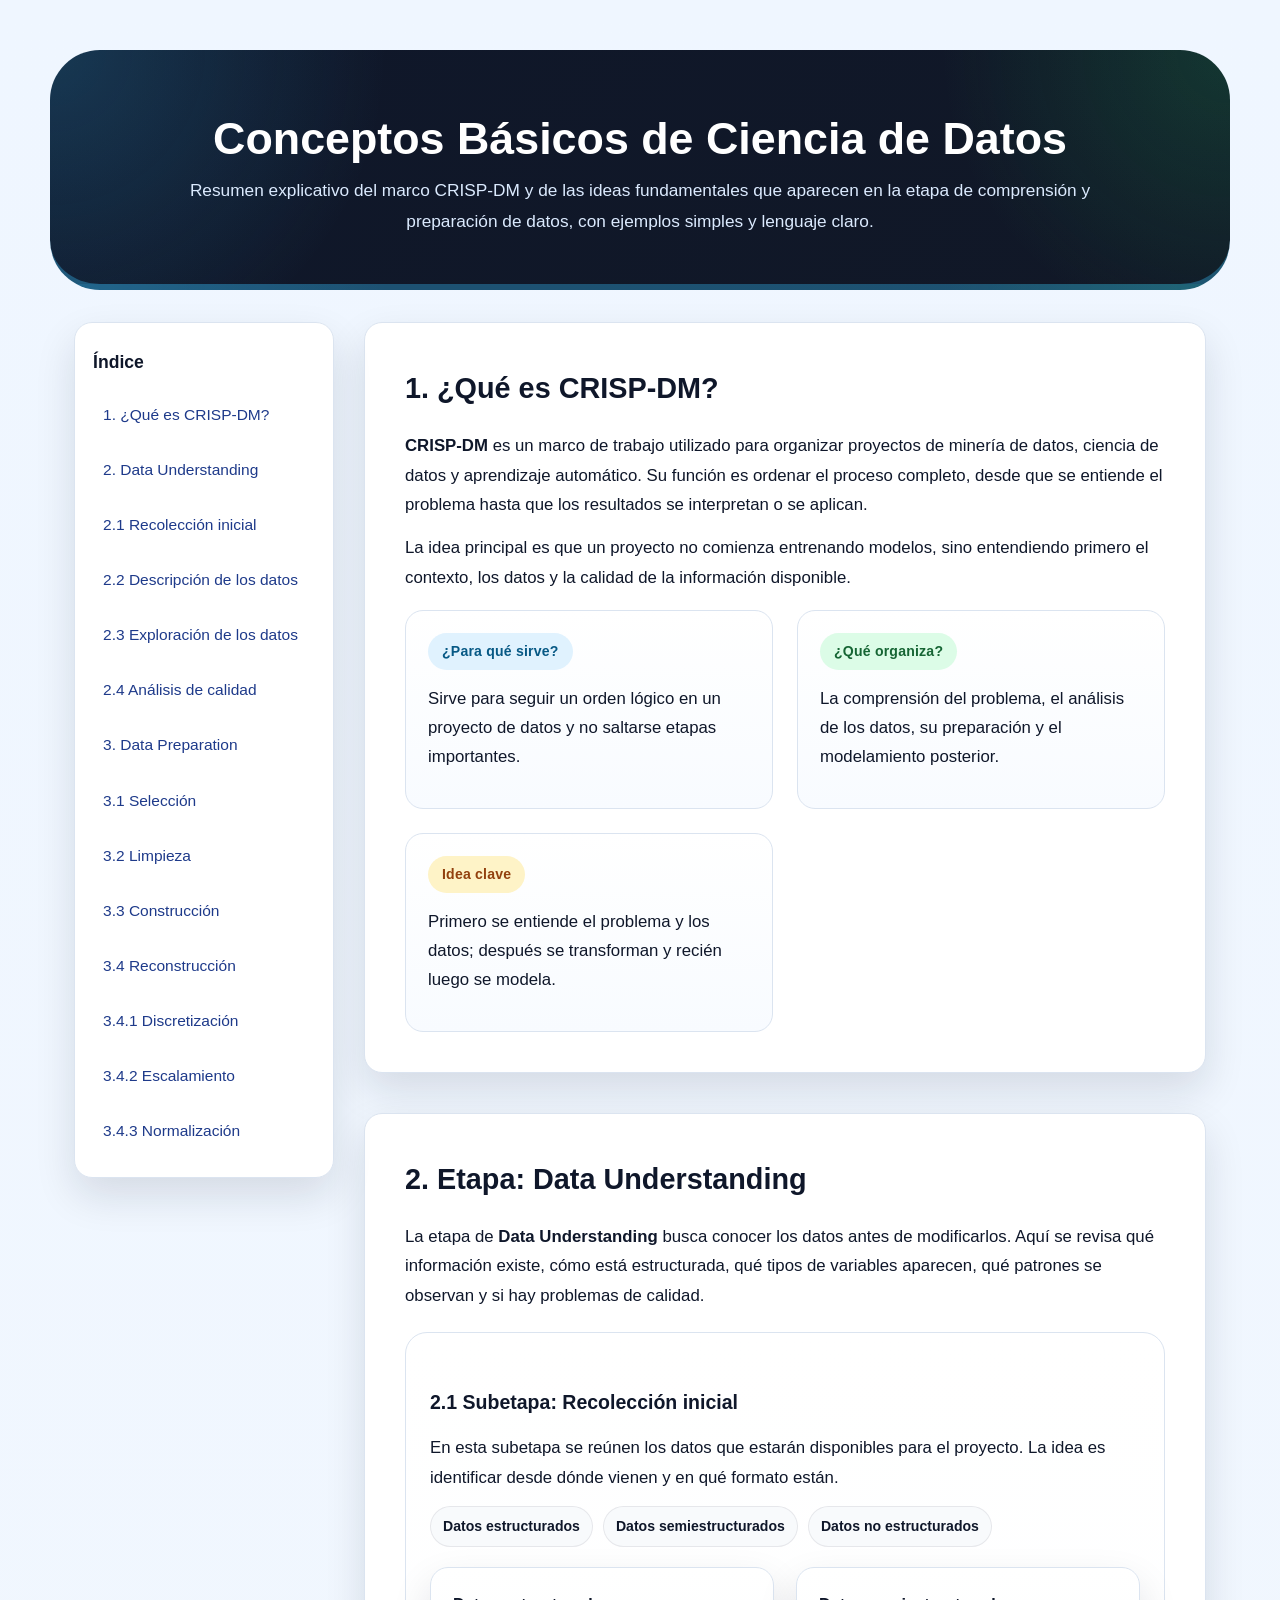
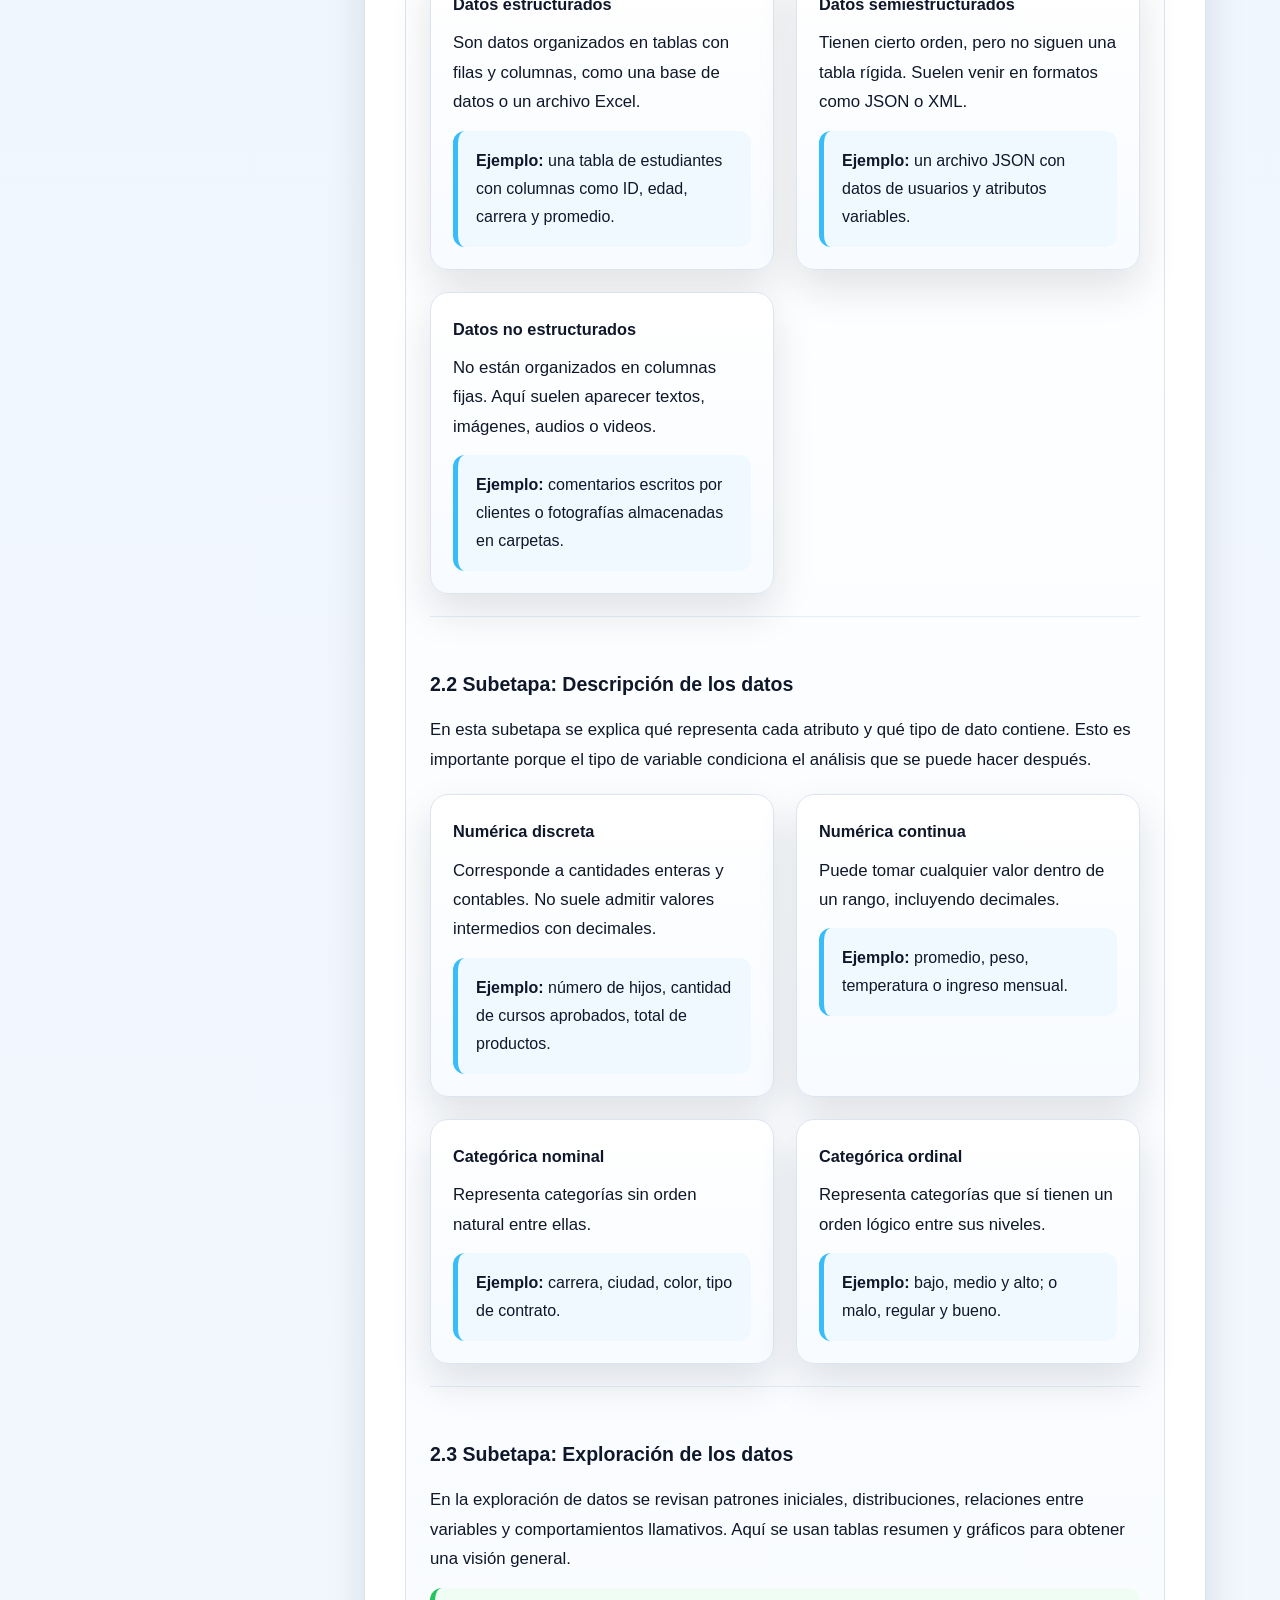
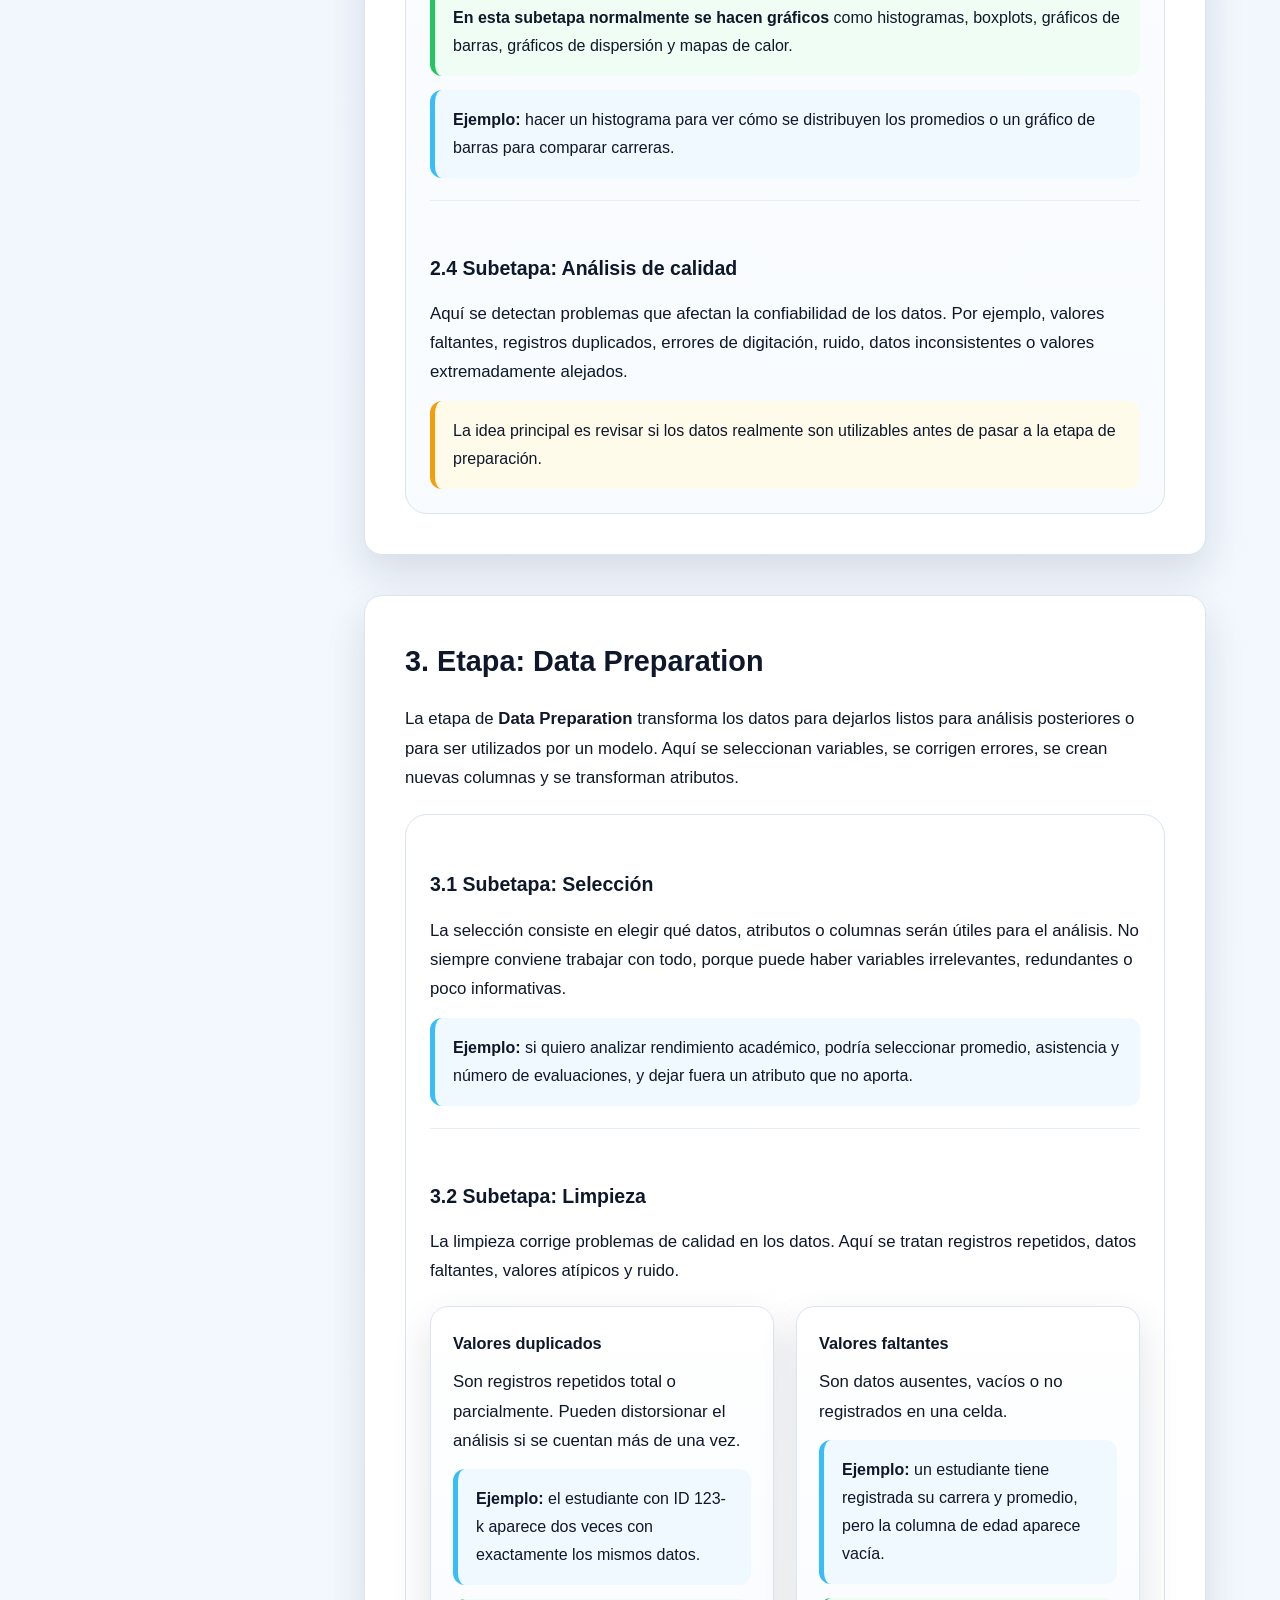
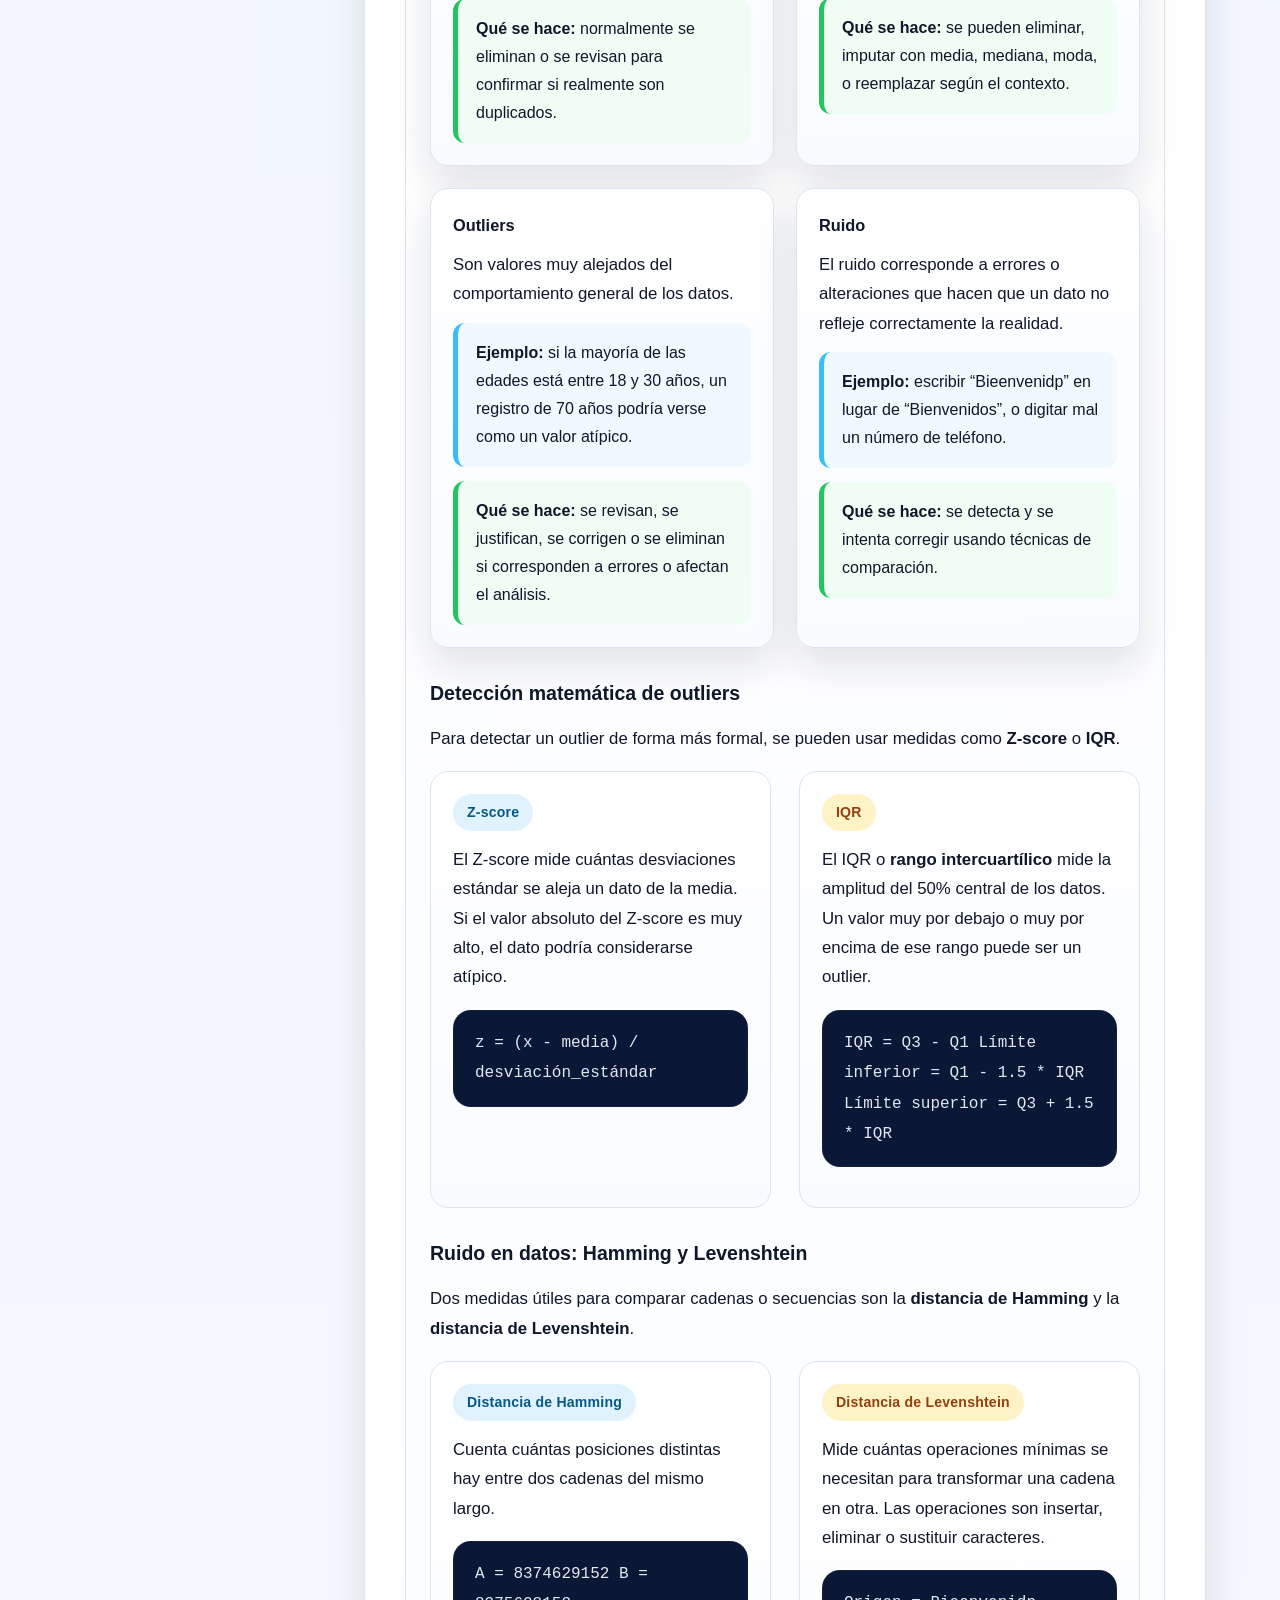
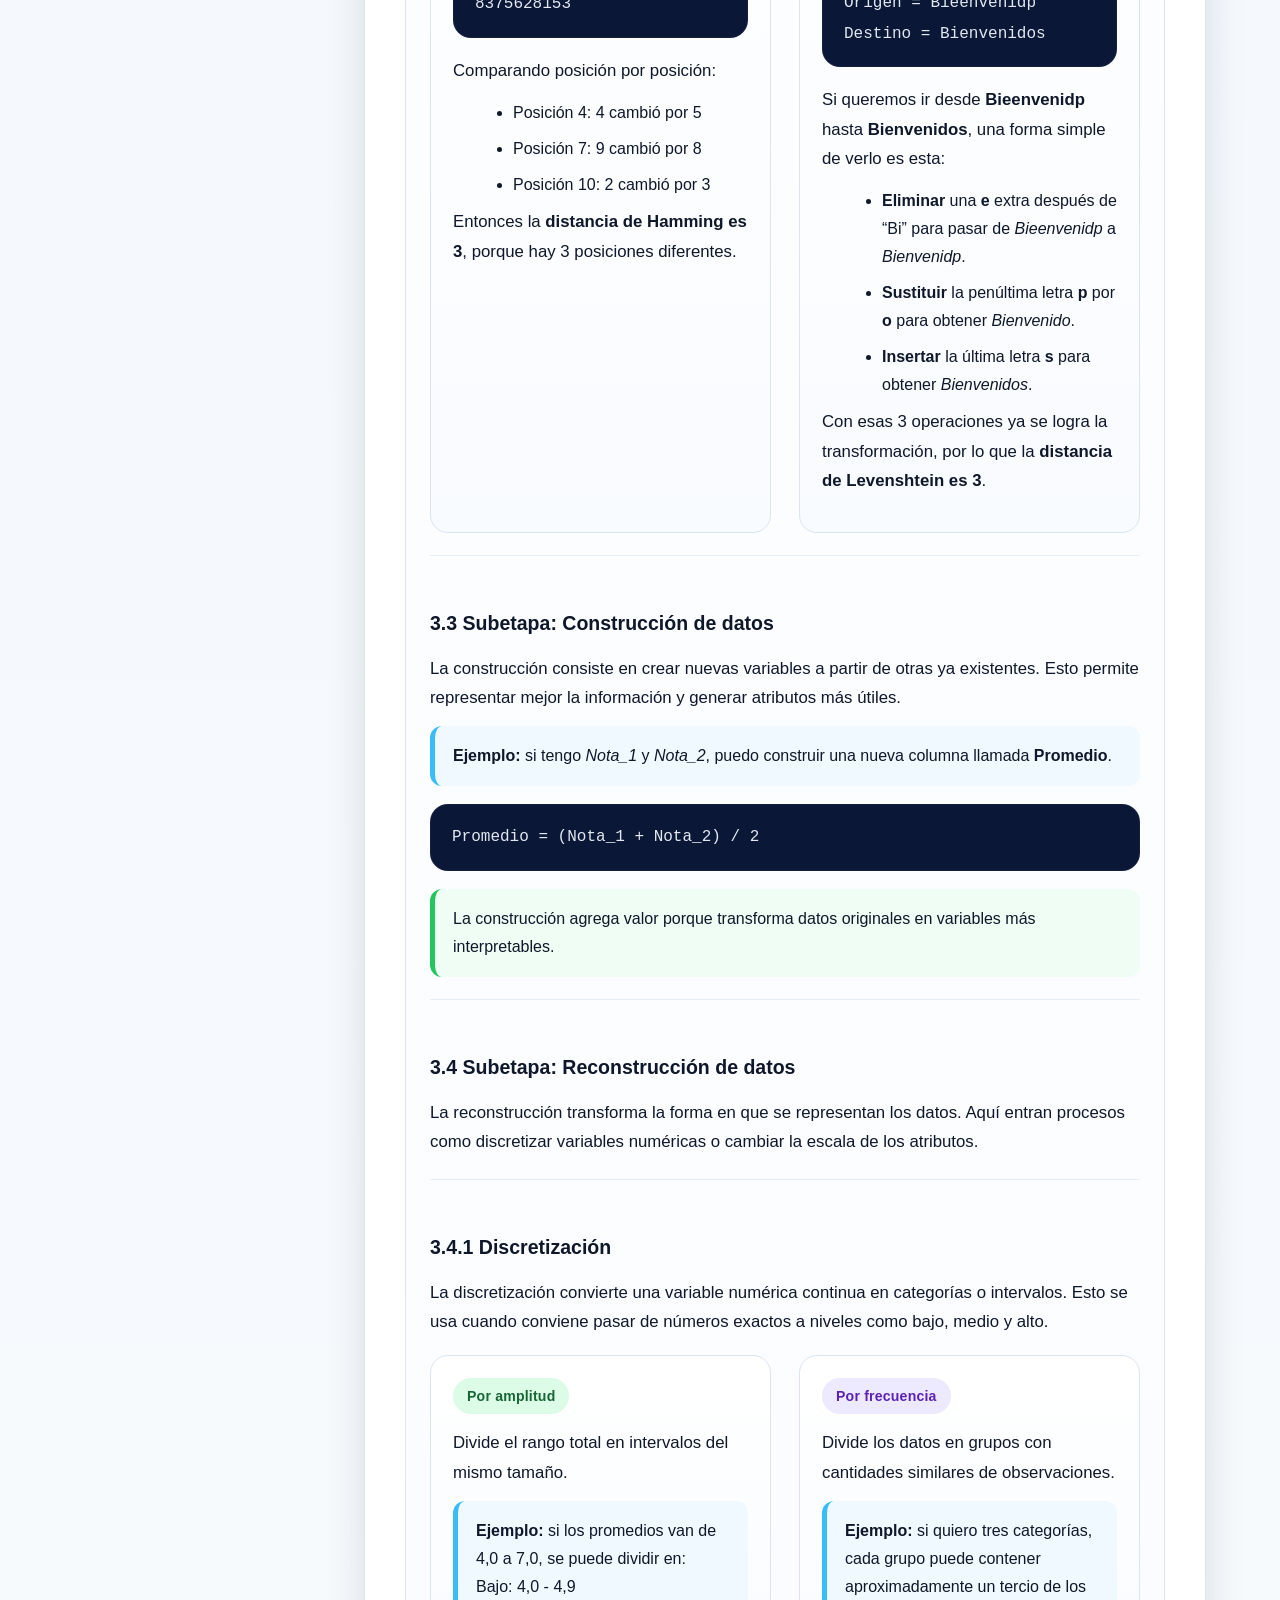
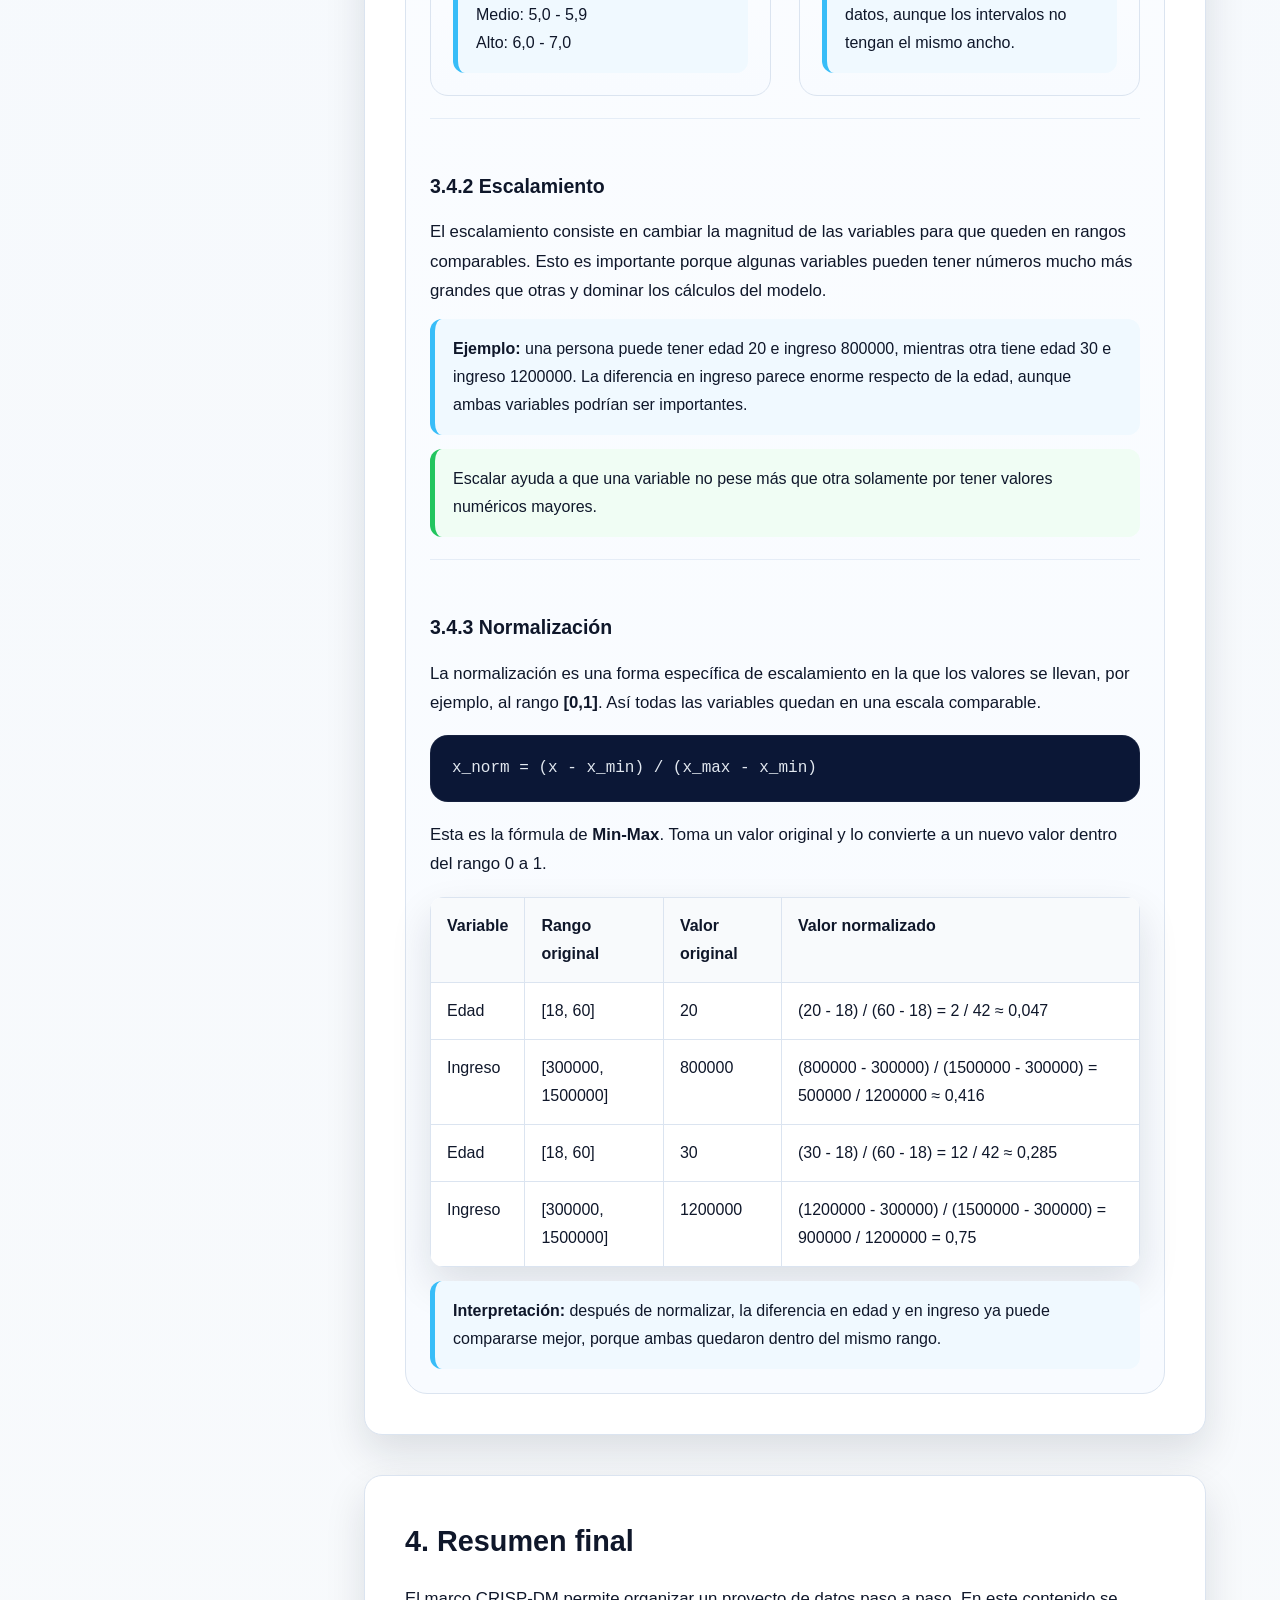
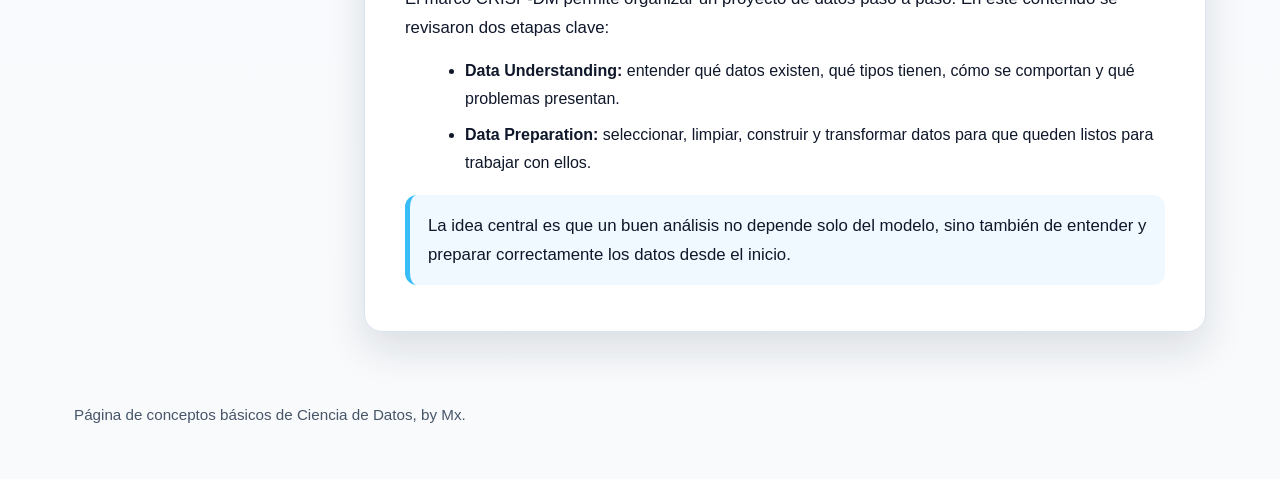
<file: Preprocesamiento.html>
<!DOCTYPE html>
<html lang="es">
<head>
  <meta charset="UTF-8" />
  <meta name="viewport" content="width=device-width, initial-scale=1.0" />
  <title>Conceptos Básicos | Ciencia de Datos</title>
  <link rel="stylesheet" href="styles.css">
  <style>
    .topic-grid{
      display:grid;
      grid-template-columns:repeat(auto-fit, minmax(260px,1fr));
      gap:22px;
      margin-top:20px;
    }

    .mini-card{
      border:1px solid var(--border);
      border-radius:18px;
      padding:22px;
      background:linear-gradient(180deg,#ffffff 0%, #f8fbff 100%);
      box-shadow:var(--shadow);
    }

    .mini-card h4{
      margin:0 0 10px;
      font-size:1.02rem;
      color:#0f172a;
    }

    .formula{
      background:#0b1736;
      color:#e2e8f0;
      border-radius:18px;
      padding:18px 22px;
      font-family:Consolas, "Courier New", monospace;
      overflow:auto;
      line-height:1.9;
      margin:18px 0;
      box-shadow:inset 0 0 0 1px rgba(255,255,255,.04);
    }

    .stage-box{
      border:1px solid var(--border);
      border-radius:22px;
      padding:24px;
      background:linear-gradient(180deg,#ffffff 0%, #f8fbff 100%);
      margin-top:22px;
    }

    .substage{
      margin-top:22px;
      padding-top:22px;
      border-top:1px solid #e5edf7;
    }

    .substage:first-child{
      margin-top:0;
      padding-top:0;
      border-top:none;
    }

    .tag-row{
      display:flex;
      flex-wrap:wrap;
      gap:10px;
      margin:12px 0 16px;
    }

    .tag{
      display:inline-flex;
      align-items:center;
      padding:7px 12px;
      border-radius:999px;
      font-size:.88rem;
      font-weight:700;
      border:1px solid rgba(15,23,42,.08);
      background:#f8fafc;
      color:#0f172a;
    }

    .example-box{
      border-left:5px solid var(--primary);
      background:#f0f9ff;
      padding:16px 18px;
      border-radius:12px;
      margin-top:14px;
    }

    .note-box{
      border-left:5px solid #22c55e;
      background:#f0fdf4;
      padding:16px 18px;
      border-radius:12px;
      margin-top:14px;
    }

    .warn-box{
      border-left:5px solid #f59e0b;
      background:#fffbeb;
      padding:16px 18px;
      border-radius:12px;
      margin-top:14px;
    }

    .compare-table{
      width:100%;
      border-collapse:collapse;
      margin-top:18px;
      overflow:hidden;
      border-radius:14px;
      background:white;
      box-shadow:var(--shadow);
    }

    .compare-table th,
    .compare-table td{
      border:1px solid var(--border);
      padding:14px 16px;
      text-align:left;
      vertical-align:top;
    }

    .compare-table th{
      background:#f8fafc;
    }

    .step-list{
      margin:14px 0 0 20px;
    }

    .step-list li{
      margin:8px 0;
    }
  </style>
</head>
<body>
  <header class="hero">
    <div class="wrap">
      <h1>Conceptos Básicos de Ciencia de Datos</h1>
      <p>
        Resumen explicativo del marco CRISP-DM y de las ideas fundamentales que aparecen
        en la etapa de comprensión y preparación de datos, con ejemplos simples y lenguaje claro.
      </p>
    </div>
  </header>

  <div class="layout">
    <aside class="toc">
      <h2>Índice</h2>
      <ul>
        <li><a href="#crispdm">1. ¿Qué es CRISP-DM?</a></li>
        <li><a href="#understanding">2. Data Understanding</a></li>
        <li><a href="#recoleccion">2.1 Recolección inicial</a></li>
        <li><a href="#descripcion">2.2 Descripción de los datos</a></li>
        <li><a href="#exploracion">2.3 Exploración de los datos</a></li>
        <li><a href="#calidad">2.4 Análisis de calidad</a></li>
        <li><a href="#preparation">3. Data Preparation</a></li>
        <li><a href="#seleccion">3.1 Selección</a></li>
        <li><a href="#limpieza">3.2 Limpieza</a></li>
        <li><a href="#construccion">3.3 Construcción</a></li>
        <li><a href="#reconstruccion">3.4 Reconstrucción</a></li>
        <li><a href="#discretizacion">3.4.1 Discretización</a></li>
        <li><a href="#escalamiento">3.4.2 Escalamiento</a></li>
        <li><a href="#normalizacion">3.4.3 Normalización</a></li>
      </ul>
    </aside>

    <main>
      <section id="crispdm">
        <h2>1. ¿Qué es CRISP-DM?</h2>
        <p>
          <strong>CRISP-DM</strong> es un marco de trabajo utilizado para organizar proyectos de
          minería de datos, ciencia de datos y aprendizaje automático. Su función es ordenar el proceso
          completo, desde que se entiende el problema hasta que los resultados se interpretan o se aplican.
        </p>
        <p>
          La idea principal es que un proyecto no comienza entrenando modelos, sino entendiendo
          primero el contexto, los datos y la calidad de la información disponible.
        </p>

        <div class="intro-grid">
          <div class="card">
            <span class="pill blue">¿Para qué sirve?</span>
            <p>Sirve para seguir un orden lógico en un proyecto de datos y no saltarse etapas importantes.</p>
          </div>
          <div class="card">
            <span class="pill green">¿Qué organiza?</span>
            <p>La comprensión del problema, el análisis de los datos, su preparación y el modelamiento posterior.</p>
          </div>
          <div class="card">
            <span class="pill orange">Idea clave</span>
            <p>Primero se entiende el problema y los datos; después se transforman y recién luego se modela.</p>
          </div>
        </div>
      </section>

      <section id="understanding">
        <h2>2. Etapa: Data Understanding</h2>
        <p>
          La etapa de <strong>Data Understanding</strong> busca conocer los datos antes de modificarlos.
          Aquí se revisa qué información existe, cómo está estructurada, qué tipos de variables aparecen,
          qué patrones se observan y si hay problemas de calidad.
        </p>

        <div class="stage-box">
          <div class="substage" id="recoleccion">
            <h3>2.1 Subetapa: Recolección inicial</h3>
            <p>
              En esta subetapa se reúnen los datos que estarán disponibles para el proyecto.
              La idea es identificar desde dónde vienen y en qué formato están.
            </p>

            <div class="tag-row">
              <span class="tag">Datos estructurados</span>
              <span class="tag">Datos semiestructurados</span>
              <span class="tag">Datos no estructurados</span>
            </div>

            <div class="topic-grid">
              <div class="mini-card">
                <h4>Datos estructurados</h4>
                <p>
                  Son datos organizados en tablas con filas y columnas, como una base de datos o un archivo Excel.
                </p>
                <div class="example-box">
                  <strong>Ejemplo:</strong> una tabla de estudiantes con columnas como ID, edad, carrera y promedio.
                </div>
              </div>

              <div class="mini-card">
                <h4>Datos semiestructurados</h4>
                <p>
                  Tienen cierto orden, pero no siguen una tabla rígida. Suelen venir en formatos como JSON o XML.
                </p>
                <div class="example-box">
                  <strong>Ejemplo:</strong> un archivo JSON con datos de usuarios y atributos variables.
                </div>
              </div>

              <div class="mini-card">
                <h4>Datos no estructurados</h4>
                <p>
                  No están organizados en columnas fijas. Aquí suelen aparecer textos, imágenes, audios o videos.
                </p>
                <div class="example-box">
                  <strong>Ejemplo:</strong> comentarios escritos por clientes o fotografías almacenadas en carpetas.
                </div>
              </div>
            </div>
          </div>

          <div class="substage" id="descripcion">
            <h3>2.2 Subetapa: Descripción de los datos</h3>
            <p>
              En esta subetapa se explica qué representa cada atributo y qué tipo de dato contiene.
              Esto es importante porque el tipo de variable condiciona el análisis que se puede hacer después.
            </p>

            <div class="topic-grid">
              <div class="mini-card">
                <h4>Numérica discreta</h4>
                <p>
                  Corresponde a cantidades enteras y contables. No suele admitir valores intermedios con decimales.
                </p>
                <div class="example-box">
                  <strong>Ejemplo:</strong> número de hijos, cantidad de cursos aprobados, total de productos.
                </div>
              </div>

              <div class="mini-card">
                <h4>Numérica continua</h4>
                <p>
                  Puede tomar cualquier valor dentro de un rango, incluyendo decimales.
                </p>
                <div class="example-box">
                  <strong>Ejemplo:</strong> promedio, peso, temperatura o ingreso mensual.
                </div>
              </div>

              <div class="mini-card">
                <h4>Categórica nominal</h4>
                <p>
                  Representa categorías sin orden natural entre ellas.
                </p>
                <div class="example-box">
                  <strong>Ejemplo:</strong> carrera, ciudad, color, tipo de contrato.
                </div>
              </div>

              <div class="mini-card">
                <h4>Categórica ordinal</h4>
                <p>
                  Representa categorías que sí tienen un orden lógico entre sus niveles.
                </p>
                <div class="example-box">
                  <strong>Ejemplo:</strong> bajo, medio y alto; o malo, regular y bueno.
                </div>
              </div>
            </div>
          </div>

          <div class="substage" id="exploracion">
            <h3>2.3 Subetapa: Exploración de los datos</h3>
            <p>
              En la exploración de datos se revisan patrones iniciales, distribuciones, relaciones entre variables
              y comportamientos llamativos. Aquí se usan tablas resumen y gráficos para obtener una visión general.
            </p>

            <div class="note-box">
              <strong>En esta subetapa normalmente se hacen gráficos</strong> como histogramas, boxplots,
              gráficos de barras, gráficos de dispersión y mapas de calor.
            </div>

            <div class="example-box">
              <strong>Ejemplo:</strong> hacer un histograma para ver cómo se distribuyen los promedios
              o un gráfico de barras para comparar carreras.
            </div>
          </div>

          <div class="substage" id="calidad">
            <h3>2.4 Subetapa: Análisis de calidad</h3>
            <p>
              Aquí se detectan problemas que afectan la confiabilidad de los datos. Por ejemplo,
              valores faltantes, registros duplicados, errores de digitación, ruido, datos inconsistentes
              o valores extremadamente alejados.
            </p>

            <div class="warn-box">
              La idea principal es revisar si los datos realmente son utilizables antes de pasar
              a la etapa de preparación.
            </div>
          </div>
        </div>
      </section>

      <section id="preparation">
        <h2>3. Etapa: Data Preparation</h2>
        <p>
          La etapa de <strong>Data Preparation</strong> transforma los datos para dejarlos listos
          para análisis posteriores o para ser utilizados por un modelo. Aquí se seleccionan variables,
          se corrigen errores, se crean nuevas columnas y se transforman atributos.
        </p>

        <div class="stage-box">
          <div class="substage" id="seleccion">
            <h3>3.1 Subetapa: Selección</h3>
            <p>
              La selección consiste en elegir qué datos, atributos o columnas serán útiles para el análisis.
              No siempre conviene trabajar con todo, porque puede haber variables irrelevantes,
              redundantes o poco informativas.
            </p>

            <div class="example-box">
              <strong>Ejemplo:</strong> si quiero analizar rendimiento académico, podría seleccionar
              promedio, asistencia y número de evaluaciones, y dejar fuera un atributo que no aporta.
            </div>
          </div>

          <div class="substage" id="limpieza">
            <h3>3.2 Subetapa: Limpieza</h3>
            <p>
              La limpieza corrige problemas de calidad en los datos. Aquí se tratan registros repetidos,
              datos faltantes, valores atípicos y ruido.
            </p>

            <div class="topic-grid">
              <div class="mini-card">
                <h4>Valores duplicados</h4>
                <p>
                  Son registros repetidos total o parcialmente. Pueden distorsionar el análisis si se cuentan más de una vez.
                </p>
                <div class="example-box">
                  <strong>Ejemplo:</strong> el estudiante con ID 123-k aparece dos veces con exactamente los mismos datos.
                </div>
                <div class="note-box">
                  <strong>Qué se hace:</strong> normalmente se eliminan o se revisan para confirmar si realmente son duplicados.
                </div>
              </div>

              <div class="mini-card">
                <h4>Valores faltantes</h4>
                <p>
                  Son datos ausentes, vacíos o no registrados en una celda.
                </p>
                <div class="example-box">
                  <strong>Ejemplo:</strong> un estudiante tiene registrada su carrera y promedio, pero la columna de edad aparece vacía.
                </div>
                <div class="note-box">
                  <strong>Qué se hace:</strong> se pueden eliminar, imputar con media, mediana, moda,
                  o reemplazar según el contexto.
                </div>
              </div>

              <div class="mini-card">
                <h4>Outliers</h4>
                <p>
                  Son valores muy alejados del comportamiento general de los datos.
                </p>
                <div class="example-box">
                  <strong>Ejemplo:</strong> si la mayoría de las edades está entre 18 y 30 años, un registro de 70 años podría verse como un valor atípico.
                </div>
                <div class="note-box">
                  <strong>Qué se hace:</strong> se revisan, se justifican, se corrigen o se eliminan
                  si corresponden a errores o afectan el análisis.
                </div>
              </div>

              <div class="mini-card">
                <h4>Ruido</h4>
                <p>
                  El ruido corresponde a errores o alteraciones que hacen que un dato no refleje correctamente la realidad.
                </p>
                <div class="example-box">
                  <strong>Ejemplo:</strong> escribir “Bieenvenidp” en lugar de “Bienvenidos”, o digitar mal un número de teléfono.
                </div>
                <div class="note-box">
                  <strong>Qué se hace:</strong> se detecta y se intenta corregir usando técnicas de comparación.
                </div>
              </div>
            </div>

            <h3>Detección matemática de outliers</h3>
            <p>
              Para detectar un outlier de forma más formal, se pueden usar medidas como
              <strong>Z-score</strong> o <strong>IQR</strong>.
            </p>

            <div class="cards">
              <div class="card">
                <span class="pill blue">Z-score</span>
                <p>
                  El Z-score mide cuántas desviaciones estándar se aleja un dato de la media.
                  Si el valor absoluto del Z-score es muy alto, el dato podría considerarse atípico.
                </p>
                <div class="formula">
z = (x - media) / desviación_estándar
                </div>
              </div>

              <div class="card">
                <span class="pill orange">IQR</span>
                <p>
                  El IQR o <strong>rango intercuartílico</strong> mide la amplitud del 50% central de los datos.
                  Un valor muy por debajo o muy por encima de ese rango puede ser un outlier.
                </p>
                <div class="formula">
IQR = Q3 - Q1
Límite inferior = Q1 - 1.5 * IQR
Límite superior = Q3 + 1.5 * IQR
                </div>
              </div>
            </div>

            <h3>Ruido en datos: Hamming y Levenshtein</h3>
            <p>
              Dos medidas útiles para comparar cadenas o secuencias son la <strong>distancia de Hamming</strong>
              y la <strong>distancia de Levenshtein</strong>.
            </p>

            <div class="cards">
              <div class="card">
                <span class="pill blue">Distancia de Hamming</span>
                <p>
                  Cuenta cuántas posiciones distintas hay entre dos cadenas del mismo largo.
                </p>
                <div class="formula">
A = 8374629152
B = 8375628153
                </div>
                <p>
                  Comparando posición por posición:
                </p>
                <ul class="step-list">
                  <li>Posición 4: 4 cambió por 5</li>
                  <li>Posición 7: 9 cambió por 8</li>
                  <li>Posición 10: 2 cambió por 3</li>
                </ul>
                <p>
                  Entonces la <strong>distancia de Hamming es 3</strong>, porque hay 3 posiciones diferentes.
                </p>
              </div>

              <div class="card">
                <span class="pill orange">Distancia de Levenshtein</span>
                <p>
                  Mide cuántas operaciones mínimas se necesitan para transformar una cadena en otra.
                  Las operaciones son insertar, eliminar o sustituir caracteres.
                </p>
                <div class="formula">
Origen  = Bieenvenidp
Destino = Bienvenidos
                </div>
                <p>
                  Si queremos ir desde <strong>Bieenvenidp</strong> hasta <strong>Bienvenidos</strong>,
                  una forma simple de verlo es esta:
                </p>
                <ul class="step-list">
                  <li><strong>Eliminar</strong> una <strong>e</strong> extra después de “Bi” para pasar de <em>Bieenvenidp</em> a <em>Bienvenidp</em>.</li>
                  <li><strong>Sustituir</strong> la penúltima letra <strong>p</strong> por <strong>o</strong> para obtener <em>Bienvenido</em>.</li>
                  <li><strong>Insertar</strong> la última letra <strong>s</strong> para obtener <em>Bienvenidos</em>.</li>
                </ul>
                <p>
                  Con esas 3 operaciones ya se logra la transformación,
                  por lo que la <strong>distancia de Levenshtein es 3</strong>.
                </p>
              </div>
            </div>
          </div>

          <div class="substage" id="construccion">
            <h3>3.3 Subetapa: Construcción de datos</h3>
            <p>
              La construcción consiste en crear nuevas variables a partir de otras ya existentes.
              Esto permite representar mejor la información y generar atributos más útiles.
            </p>

            <div class="example-box">
              <strong>Ejemplo:</strong> si tengo <em>Nota_1</em> y <em>Nota_2</em>,
              puedo construir una nueva columna llamada <strong>Promedio</strong>.
            </div>

            <div class="formula">
Promedio = (Nota_1 + Nota_2) / 2
            </div>

            <div class="note-box">
              La construcción agrega valor porque transforma datos originales en variables más interpretables.
            </div>
          </div>

          <div class="substage" id="reconstruccion">
            <h3>3.4 Subetapa: Reconstrucción de datos</h3>
            <p>
              La reconstrucción transforma la forma en que se representan los datos.
              Aquí entran procesos como discretizar variables numéricas o cambiar la escala de los atributos.
            </p>

            <div class="substage" id="discretizacion">
              <h3>3.4.1 Discretización</h3>
              <p>
                La discretización convierte una variable numérica continua en categorías o intervalos.
                Esto se usa cuando conviene pasar de números exactos a niveles como bajo, medio y alto.
              </p>

              <div class="cards">
                <div class="card">
                  <span class="pill green">Por amplitud</span>
                  <p>
                    Divide el rango total en intervalos del mismo tamaño.
                  </p>
                  <div class="example-box">
                    <strong>Ejemplo:</strong> si los promedios van de 4,0 a 7,0,
                    se puede dividir en:
                    <br>Bajo: 4,0 - 4,9
                    <br>Medio: 5,0 - 5,9
                    <br>Alto: 6,0 - 7,0
                  </div>
                </div>

                <div class="card">
                  <span class="pill purple">Por frecuencia</span>
                  <p>
                    Divide los datos en grupos con cantidades similares de observaciones.
                  </p>
                  <div class="example-box">
                    <strong>Ejemplo:</strong> si quiero tres categorías, cada grupo puede contener
                    aproximadamente un tercio de los datos, aunque los intervalos no tengan el mismo ancho.
                  </div>
                </div>
              </div>
            </div>

            <div class="substage" id="escalamiento">
              <h3>3.4.2 Escalamiento</h3>
              <p>
                El escalamiento consiste en cambiar la magnitud de las variables para que queden en rangos comparables.
                Esto es importante porque algunas variables pueden tener números mucho más grandes que otras
                y dominar los cálculos del modelo.
              </p>

              <div class="example-box">
                <strong>Ejemplo:</strong> una persona puede tener edad 20 e ingreso 800000,
                mientras otra tiene edad 30 e ingreso 1200000. La diferencia en ingreso parece enorme
                respecto de la edad, aunque ambas variables podrían ser importantes.
              </div>

              <div class="note-box">
                Escalar ayuda a que una variable no pese más que otra solamente por tener valores numéricos mayores.
              </div>
            </div>

            <div class="substage" id="normalizacion">
              <h3>3.4.3 Normalización</h3>
              <p>
                La normalización es una forma específica de escalamiento en la que los valores se llevan,
                por ejemplo, al rango <strong>[0,1]</strong>. Así todas las variables quedan en una escala comparable.
              </p>

              <div class="formula">
x_norm = (x - x_min) / (x_max - x_min)
              </div>

              <p>
                Esta es la fórmula de <strong>Min-Max</strong>. Toma un valor original y lo convierte
                a un nuevo valor dentro del rango 0 a 1.
              </p>

              <table class="compare-table">
                <thead>
                  <tr>
                    <th>Variable</th>
                    <th>Rango original</th>
                    <th>Valor original</th>
                    <th>Valor normalizado</th>
                  </tr>
                </thead>
                <tbody>
                  <tr>
                    <td>Edad</td>
                    <td>[18, 60]</td>
                    <td>20</td>
                    <td>(20 - 18) / (60 - 18) = 2 / 42 ≈ 0,047</td>
                  </tr>
                  <tr>
                    <td>Ingreso</td>
                    <td>[300000, 1500000]</td>
                    <td>800000</td>
                    <td>(800000 - 300000) / (1500000 - 300000) = 500000 / 1200000 ≈ 0,416</td>
                  </tr>
                  <tr>
                    <td>Edad</td>
                    <td>[18, 60]</td>
                    <td>30</td>
                    <td>(30 - 18) / (60 - 18) = 12 / 42 ≈ 0,285</td>
                  </tr>
                  <tr>
                    <td>Ingreso</td>
                    <td>[300000, 1500000]</td>
                    <td>1200000</td>
                    <td>(1200000 - 300000) / (1500000 - 300000) = 900000 / 1200000 = 0,75</td>
                  </tr>
                </tbody>
              </table>

              <div class="example-box">
                <strong>Interpretación:</strong> después de normalizar, la diferencia en edad y en ingreso
                ya puede compararse mejor, porque ambas quedaron dentro del mismo rango.
              </div>
            </div>
          </div>
        </div>
      </section>

      <section>
        <h2>4. Resumen final</h2>
        <p>
          El marco CRISP-DM permite organizar un proyecto de datos paso a paso. En este contenido se revisaron
          dos etapas clave:
        </p>

        <ul class="step-list">
          <li><strong>Data Understanding:</strong> entender qué datos existen, qué tipos tienen, cómo se comportan y qué problemas presentan.</li>
          <li><strong>Data Preparation:</strong> seleccionar, limpiar, construir y transformar datos para que queden listos para trabajar con ellos.</li>
        </ul>

        <div class="callout">
          La idea central es que un buen análisis no depende solo del modelo, sino también de entender
          y preparar correctamente los datos desde el inicio.
        </div>
      </section>
    </main>
  </div>

  <footer>
    Página de conceptos básicos de Ciencia de Datos, by Mx.
  </footer>
</body>
</html>
</file>
<file: styles.css>
/* =========================
   INTRODUCCION HTML
   ========================= */


  :root{
    --bg:#0f172a;
    --panel:#111827;
    --panel-2:#1f2937;
    --soft:#e5eefc;
    --text:#e5e7eb;
    --muted:#94a3b8;
    --primary:#38bdf8;
    --secondary:#22c55e;
    --accent:#f59e0b;
    --card:#ffffff;
    --border:#dbe4f0;
    --shadow:0 18px 40px rgba(15,23,42,.12);
    --radius:18px;
    --max:1500px;
  }

  *{box-sizing:border-box}
  html{scroll-behavior:smooth}
  body{
    margin:50px;
    font-family:Inter, "Segoe UI", Arial, sans-serif;
    background:linear-gradient(180deg, #eff6ff 0%, #f8fafc 100%);
    color:#0f172a;
    line-height:1.75;
  }

  .hero{
    background:
      radial-gradient(circle at top left, rgba(56,189,248,.20), transparent 28%),
      radial-gradient(circle at top right, rgba(34,197,94,.18), transparent 24%),
      linear-gradient(135deg, #0f172a 0%, #111827 100%);
    color:white;
    padding:64px 28px 48px;
    border-bottom:6px solid rgba(56,189,248,.35);
    border-radius: 50px;
    text-align: center;
  }

  .wrap{
    max-width:var(--max);
    margin:0 auto;
    
  }

  .hero h1{
    margin:0 0 12px;
    font-size:clamp(2.1rem, 3.5vw, 3.35rem);
    line-height:1.1;
  }

  .hero p{
    margin:0 auto;
    max-width:920px;
    color:#dbeafe;
    font-size:1.08rem;
    text-align: center;
  }


  .badge{
    padding:9px 15px;
    border-radius:999px;
    background:rgba(255,255,255,.09);
    border:1px solid rgba(255,255,255,.16);
    color:#e2e8f0;
    font-size:.95rem;
  }

  .layout{
    max-width:var(--max);
    margin:32px auto 70px;
    padding:0 24px;
    display:grid;
    grid-template-columns:260px 1fr;
    gap:30px;
    align-items:start;
  }

  .toc{
    position:sticky;
    top:18px;
    background:white;
    border:1px solid var(--border);
    border-radius:var(--radius);
    box-shadow:var(--shadow);
    padding:24px 18px;
  }

  .toc h2{
    margin:0 0 14px;
    font-size:1.1rem;
  }

  .toc ul{
    list-style:none;
    margin:0;
    padding:0;
  }

  .toc li + li{
    margin-top:10px;
  }

  .toc a{
    text-decoration:none;
    color:#1e3a8a;
    display:block;
    padding:9px 10px;
    border-radius:10px;
    transition:.2s ease;
    font-size:.97rem;
  }

  .toc a:hover{
    background:#eff6ff;
    color:#0369a1;
  }

  main{
    display:flex;
    flex-direction:column;
    gap:40px;
  }

  section{
    background:white;
    border:1px solid var(--border);
    border-radius:var(--radius);
    box-shadow:var(--shadow);
    padding:40px;
  }

  h2{
    margin:0 0 18px;
    font-size:1.8rem;
    color:#0f172a;
  }

  h3{
    margin:28px 0 14px;
    color:#0f172a;
    font-size:1.22rem;
  }

  p{
    margin:0 0 14px;
    font-size:1.05rem;
  }

  .muted{
    color:var(--muted);
  }

  .intro-grid,
  .cards,
  .flow,
  .glossary{
    display:grid;
    gap:24px;
  }

  .intro-grid{
    grid-template-columns:repeat(auto-fit, minmax(250px,1fr));
    margin-top:18px;
  }

  .cards{
    grid-template-columns:repeat(auto-fit, minmax(280px,1fr));
    gap:28px;
    margin-top:18px;
  }

  .flow{
    grid-template-columns:repeat(auto-fit, minmax(220px,1fr));
    gap:22px;
    margin-top:18px;
  }

  .glossary{
    grid-template-columns:repeat(auto-fit, minmax(250px,1fr));
    gap:22px;
    margin-top:18px;
  }

  .card,
  .step,
  .gloss{
    border:1px solid var(--border);
    border-radius:18px;
    padding:22px;
    background:linear-gradient(180deg,#ffffff 0%, #f8fbff 100%);
  }

  .card h4,
  .step h4,
  .gloss h4{
    margin:0 0 10px;
    font-size:1.05rem;
  }

  .pill{
    display:inline-flex;
    align-self:flex-start;
    width:auto;
    padding:6px 14px;
    border-radius:999px;
    font-size:.88rem;
    font-weight:700;
    margin-bottom:14px;
    letter-spacing:.2px;
  }

  .blue{background:#e0f2fe; color:#075985}
  .green{background:#dcfce7; color:#166534}
  .orange{background:#fef3c7; color:#92400e}
  .purple{background:#ede9fe; color:#5b21b6}

  .map{
    background:linear-gradient(180deg,#f8fbff 0%, #eef6ff 100%);
    border:1px solid var(--border);
    border-radius:20px;
    padding:40px;
    overflow:auto;
    margin-top:18px;
  }

  .map h3{
    margin-top:0;
    margin-bottom:24px;
    text-align:center;
    font-size:1.35rem;
  }

  .node-center{
    text-align:center;
    margin-bottom:24px;
  }

  .node{
    display:inline-block;
    padding:12px 18px;
    border-radius:14px;
    color:white;
    font-weight:700;
    box-shadow:0 10px 22px rgba(15,23,42,.12);
  }

  .node.main{background:linear-gradient(135deg,#0284c7,#2563eb)}
  .node.sup{background:linear-gradient(135deg,#14b8a6,#0f766e)}
  .node.unsup{background:linear-gradient(135deg,#22c55e,#15803d)}
  .node.sub{background:linear-gradient(135deg,#6366f1,#4338ca)}
  .node.sub2{background:linear-gradient(135deg,#f59e0b,#d97706)}

  .branches{
    display:grid;
    grid-template-columns:1fr 1fr;
    gap:32px;
    align-items:start;
  }

  .branch{
    border:1px dashed #bfd2ee;
    border-radius:18px;
    padding:22px;
    background:white;
  }

  .branch .branch-title{
    text-align:center;
    margin-bottom:18px;
  }

  .subgrid{
    display:grid;
    grid-template-columns:1fr 1fr;
    gap:18px;
  }

  .subbox{
    border:1px solid var(--border);
    border-radius:16px;
    padding:22px;
    background:#f8fbff;
  }

  .subbox ul{
    margin:12px 0 0 20px;
    padding:0;
  }

  .subbox li{
    margin:6px 0;
    line-height:1.65;
  }

  .jupyter-box{
    display:grid;
    grid-template-columns:1.15fr .95fr;
    gap:24px;
    align-items:center;
    margin-top:18px;
  }

  .codebox{
    background:#0b1736;
    color:#e2e8f0;
    border-radius:22px;
    padding:22px 26px;
    font-family:Consolas, "Courier New", monospace;
    font-size:1rem;
    overflow:auto;
    line-height:1.9;
    box-shadow:inset 0 0 0 1px rgba(255,255,255,.04);
  }

  .table-like{
    border:1px solid var(--border);
    border-radius:14px;
    overflow:hidden;
    margin-top:18px;
  }

  .row{
    display:grid;
    grid-template-columns:1fr 1.7fr;
  }

  .row div{
    padding:15px 16px;
    border-bottom:1px solid var(--border);
  }

  .row div:first-child{
    background:#f8fafc;
    font-weight:600;
  }

  .row:last-child div{
    border-bottom:none;
  }

  .callout{
    border-left:5px solid var(--primary);
    background:#f0f9ff;
    padding:16px 18px;
    border-radius:12px;
    margin:18px 0 6px;
    font-size:1.05rem;
  }

  .library-grid{
    display:grid;
    gap:26px;
    margin-top:22px;
  }

  .library-card{
    display:grid;
    grid-template-columns:1.15fr .95fr;
    gap:26px;
    align-items:stretch;
    border:1px solid var(--border);
    border-radius:20px;
    padding:24px;
    background:linear-gradient(180deg,#ffffff 0%, #f8fbff 100%);
  }

  .library-info{
    display:flex;
    flex-direction:column;
    justify-content:center;
  }

  .library-info p{
    margin-bottom:12px;
  }

  .library-code{
    position:relative;
    background:#081633;
    color:#eef4ff;
    border-radius:22px;
    padding:24px 26px;
    font-family:Consolas, "Courier New", monospace;
    font-size:.98rem;
    line-height:1.9;
    overflow:auto;
    display:flex;
    align-items:center;
    min-height:160px;
    box-shadow:
      inset 0 0 0 1px rgba(255,255,255,.04),
      0 8px 24px rgba(8,22,51,.16);
  }

  .library-code pre{
    margin:0;
    white-space:pre-wrap;
    word-break:break-word;
  }

  .typing-cursor{
    display:inline-block;
    width:10px;
    height:1.2em;
    background:#93c5fd;
    margin-left:6px;
    vertical-align:middle;
    border-radius:2px;
    animation:blinkCursor 1s steps(1) infinite;
  }



  .process-diagram{
display:flex;
flex-wrap:wrap;
align-items:stretch;
gap:16px;
margin-top:28px;
}

.process-step{
flex:1 1 220px;
min-width:220px;
border-radius:20px;
padding:20px 18px;
border:1px solid var(--border);
box-shadow:var(--shadow);
background:#ffffff;
position:relative;
}

.process-step h4{
margin:10px 0 10px;
font-size:1.02rem;
line-height:1.35;
}

.process-step p{
margin:0;
font-size:.98rem;
line-height:1.6;
}

.step-number{
width:42px;
height:42px;
border-radius:999px;
display:flex;
align-items:center;
justify-content:center;
font-weight:700;
font-size:.9rem;
background:rgba(255,255,255,.75);
border:1px solid rgba(15,23,42,.08);
}

.process-arrow{
display:flex;
align-items:center;
justify-content:center;
font-size:28px;
font-weight:700;
color:#2563eb;
min-width:24px;
}

/* Colores */
.color-azul{
background:#e6f2ff;
}

.color-white{
background-color: white;
}
.color-celeste{
background:#eaf7fb;
}

.color-verde{
background:#eaf6ee;
}

.color-lima{
background:#f0f9e8;
}

.color-naranja{
background:#fff1e6;
}

.color-amarillo{
background:#fff9e6;
}

.color-morado{
background:#f2edff;
}

.color-rosa{
background:#fdeef4;
}

@media (max-width: 980px){
  .process-diagram{

    display:grid;

    grid-template-columns:repeat(3, 1fr);

    gap:28px;

    margin-top:30px;

    align-items:stretch;

  }

  .process-arrow{
    transform:rotate(90deg);
    min-height:24px;
  }

  .process-step{

    width:100%;
    height:180px;

    border-radius:20px;
    padding:22px;

    border:1px solid rgba(0,0,0,0.05);

    display:flex;
    flex-direction:column;
    justify-content:flex-start;

    box-shadow:0 10px 25px rgba(0,0,0,0.08);

  }
}

  @keyframes blinkCursor{
    0%, 50%{opacity:1}
    51%, 100%{opacity:0}
  }

  footer{
    max-width:var(--max);
    margin:0 auto 50px;
    padding:0 24px;
    color:#475569;
    font-size:.95rem;
  }

  @media (max-width: 1100px){
    .layout{
      grid-template-columns:1fr;
    }

    .toc{
      position:relative;
      top:auto;
    }
  }

  .step-icon{

    font-size:36px;
    margin-bottom:8px;
    text-align: center;
    align-items: center;
  }

  .step-icon img{

    width:180px;
    opacity:0.85;
    

  }

  @media (max-width: 980px){
    .jupyter-box,
    .library-card{
      grid-template-columns:1fr;
    }

    .branches{
      grid-template-columns:1fr;
    }

    .subgrid{
      grid-template-columns:1fr;
    }

    section{
      padding:28px;
    }

    .map{
      padding:28px;
    }
  }



  /* =========================
   MENU PRINCIPAL / INDEX
   ========================= */

.Menu_Encabezado {
  padding: 10px 0 10px 10px;
}

.Menu_Hero {
  background:
    radial-gradient(circle at top left, rgba(56,189,248,.20), transparent 28%),
    radial-gradient(circle at top right, rgba(34,197,94,.18), transparent 24%),
    linear-gradient(135deg, #0f172a 0%, #111827 100%);
  color: white;
  padding: 70px 32px 56px;
  border-bottom: 6px solid rgba(56,189,248,.35);
  border-radius: 50px;
  text-align: center;
  box-shadow: var(--shadow);
}

.Menu_Wrap {
  max-width: 1100px;
  margin: 0 auto;
}

.Menu_Etiqueta {
  display: inline-block;
  padding: 8px 14px;
  border-radius: 999px;
  background: rgba(255,255,255,.10);
  border: 1px solid rgba(255,255,255,.16);
  color: #e2e8f0;
  font-size: .92rem;
  margin-bottom: 18px;
}

.Menu_Titulo {
  margin: 0 0 14px;
  font-size: clamp(2.2rem, 4vw, 4rem);
  line-height: 1.08;
}

.Menu_Subtitulo {
  margin: 0 auto;
  max-width: 850px;
  color: #dbeafe;
  font-size: 1.08rem;
  line-height: 1.8;
}

.Menu_Contenido {
  max-width: var(--max);
  margin: 34px auto 70px;
  padding: 0 24px;
}

.Menu_Caja_Bienvenida {
  background: white;
  border: 1px solid var(--border);
  border-radius: 24px;
  box-shadow: var(--shadow);
  padding: 28px 30px;
  margin-bottom: 30px;
}

.Menu_Caja_Bienvenida h2 {
  margin: 0 0 10px;
  font-size: 1.6rem;
  color: #0f172a;
}

.Menu_Caja_Bienvenida p {
  margin: 0;
  color: #475569;
  line-height: 1.8;
}

.Menu_Grid {
  display: grid;
  grid-template-columns: repeat(auto-fit, minmax(280px, 1fr));
  gap: 26px;
}

.Menu_Tarjeta {
  text-decoration: none;
  color: inherit;
  background: linear-gradient(180deg, #ffffff 0%, #f8fbff 100%);
  border: 1px solid var(--border);
  border-radius: 24px;
  box-shadow: var(--shadow);
  padding: 28px;
  min-height: 240px;
  display: flex;
  flex-direction: column;
  transition: transform .22s ease, box-shadow .22s ease, border-color .22s ease;
}

.Menu_Tarjeta:hover {
  transform: translateY(-6px);
  box-shadow: 0 22px 50px rgba(15,23,42,.14);
  border-color: #c9d9ee;
}

.Menu_Icono {
  width: 62px;
  height: 62px;
  border-radius: 18px;
  display: flex;
  align-items: center;
  justify-content: center;
  font-size: 1.9rem;
  margin-bottom: 18px;
  box-shadow: inset 0 0 0 1px rgba(255,255,255,.35);
}

.Menu_Tarjeta h3 {
  margin: 0 0 12px;
  font-size: 1.2rem;
  color: #0f172a;
}

.Menu_Tarjeta p {
  margin: 0 0 18px;
  color: #475569;
  flex-grow: 1;
}

.Menu_Boton {
  display: inline-flex;
  align-self: flex-start;
  padding: 9px 14px;
  border-radius: 999px;
  font-size: .92rem;
  font-weight: 700;
  border: 1px solid rgba(15,23,42,.08);
  background: rgba(255,255,255,.75);
  color: #0f172a;
}

.Menu_Azul .Menu_Icono {
  background: linear-gradient(180deg, #dbeafe 0%, #eaf3ff 100%);
}

.Menu_Celeste .Menu_Icono {
  background: linear-gradient(180deg, #dff7ff 0%, #eefcff 100%);
}

.Menu_Verde .Menu_Icono {
  background: linear-gradient(180deg, #e6f7ec 0%, #f1fbf5 100%);
}

.Menu_Lila .Menu_Icono {
  background: linear-gradient(180deg, #efe8ff 0%, #f7f4ff 100%);
}

.Menu_Naranja .Menu_Icono {
  background: linear-gradient(180deg, #ffeddc 0%, #fff6ef 100%);
}

.Menu_Rosa .Menu_Icono {
  background: linear-gradient(180deg, #fde7f1 0%, #fff4f8 100%);
}

.Menu_Pie {
  max-width: var(--max);
  margin: 0 auto 40px;
  padding: 0 24px;
  text-align: center;
  color: #64748b;
  font-size: .95rem;
}

@media (max-width: 980px) {
  .Menu_Hero {
    padding: 54px 24px 42px;
    border-radius: 32px;
  }

  .Menu_Contenido {
    padding: 0 14px;
  }

  .Menu_Caja_Bienvenida,
  .Menu_Tarjeta {
    padding: 24px;
  }
}
</file>
